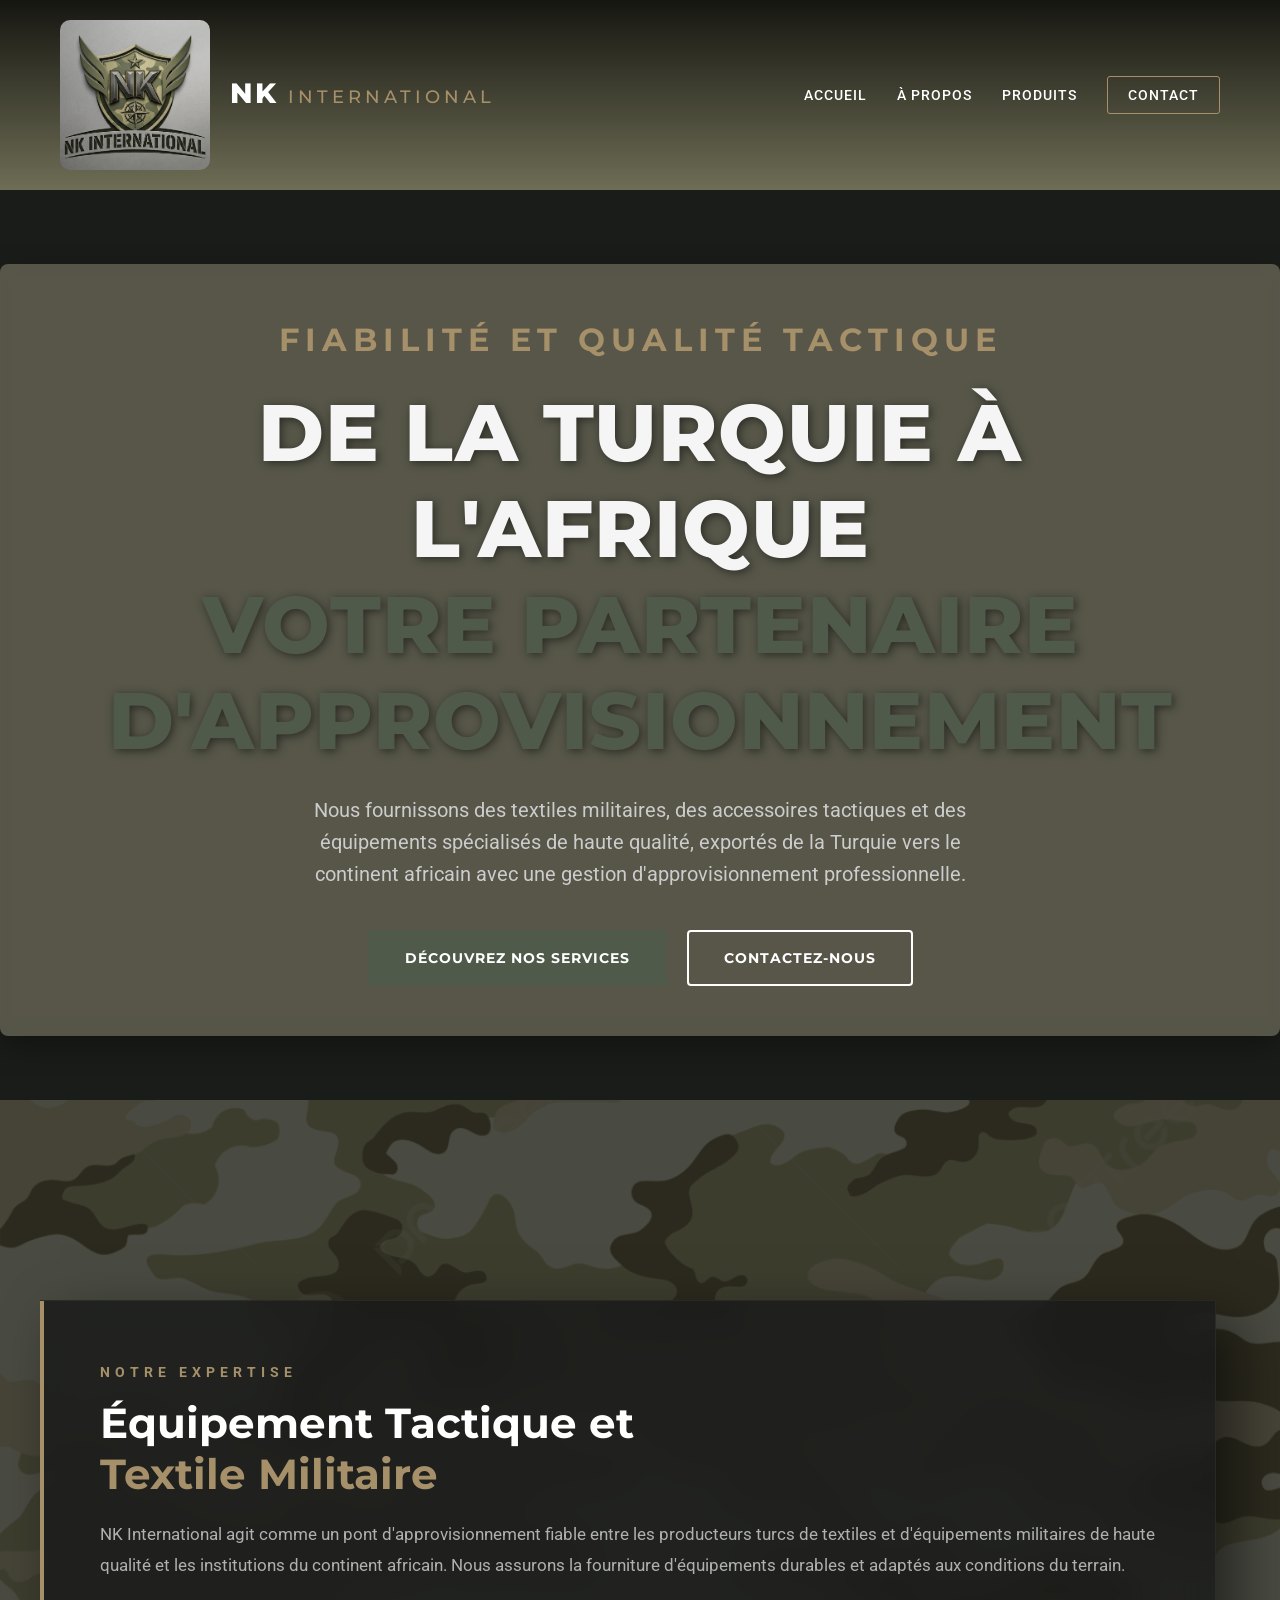
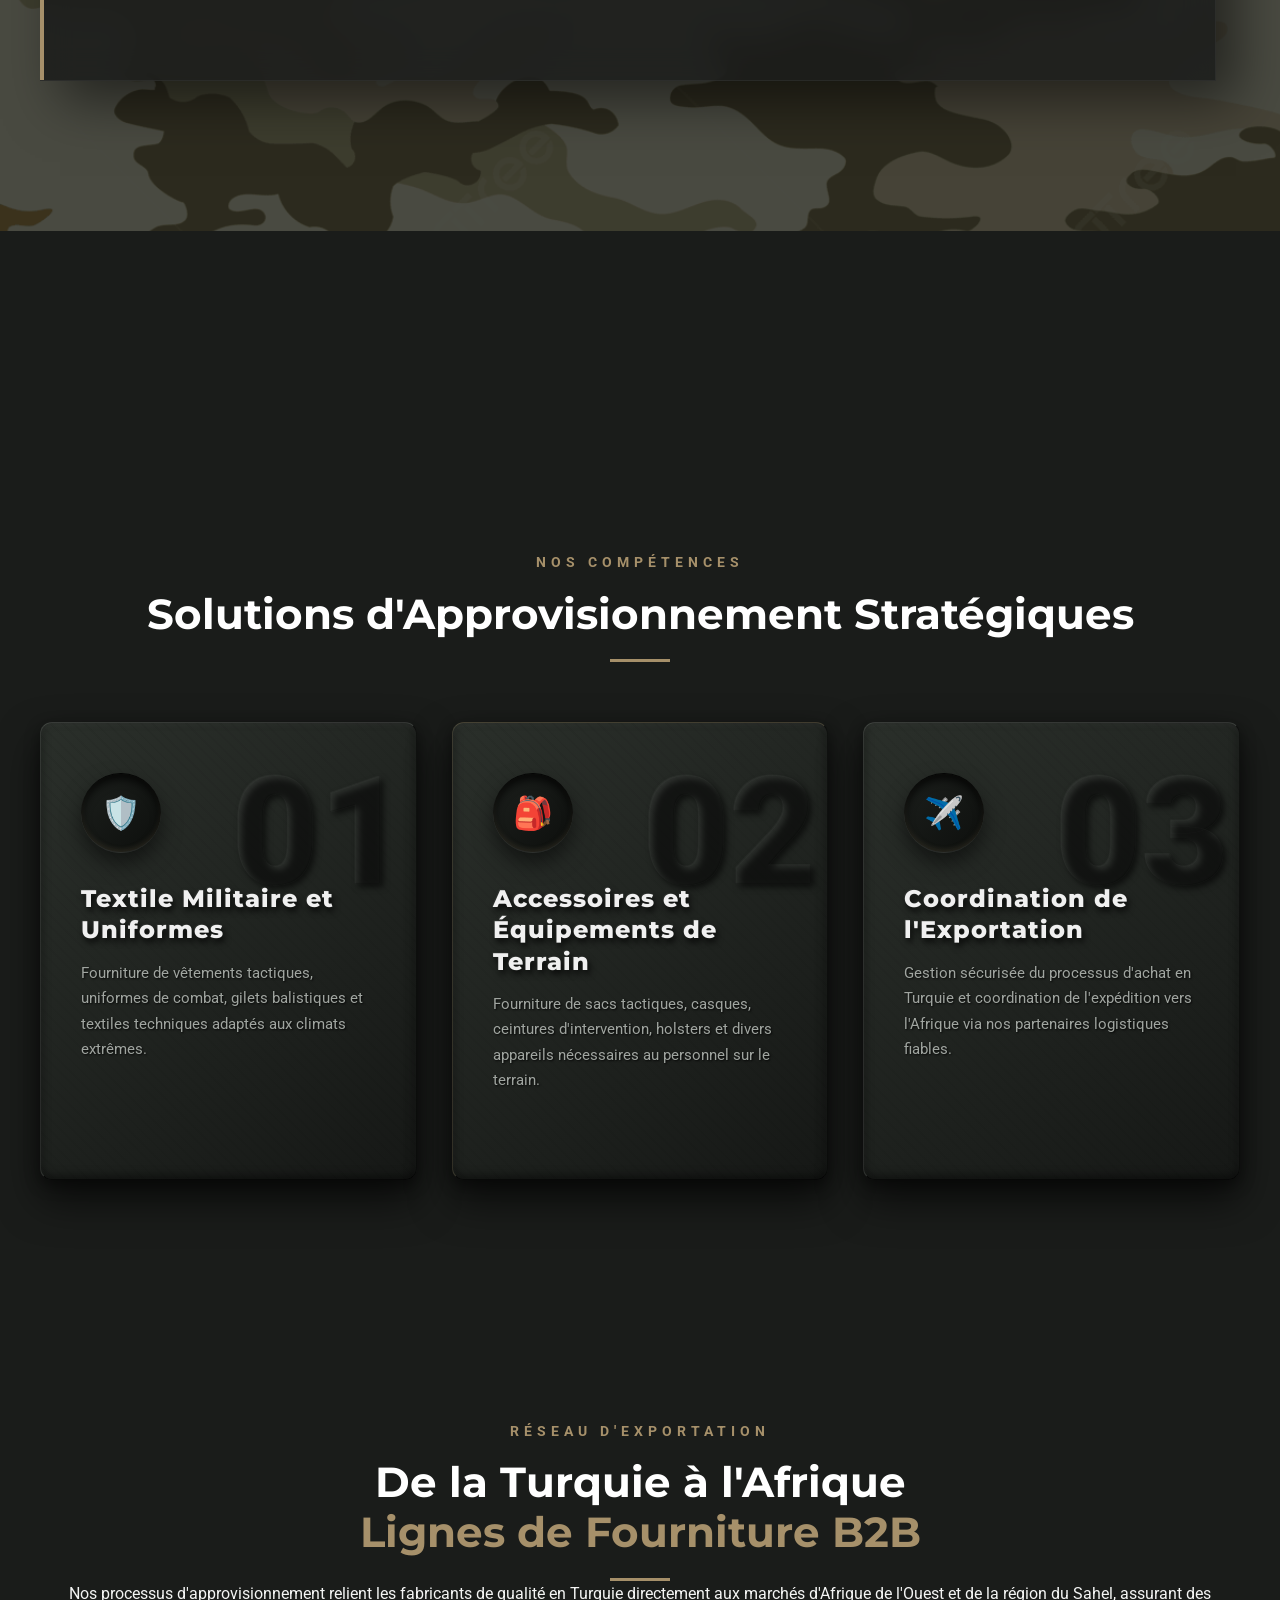
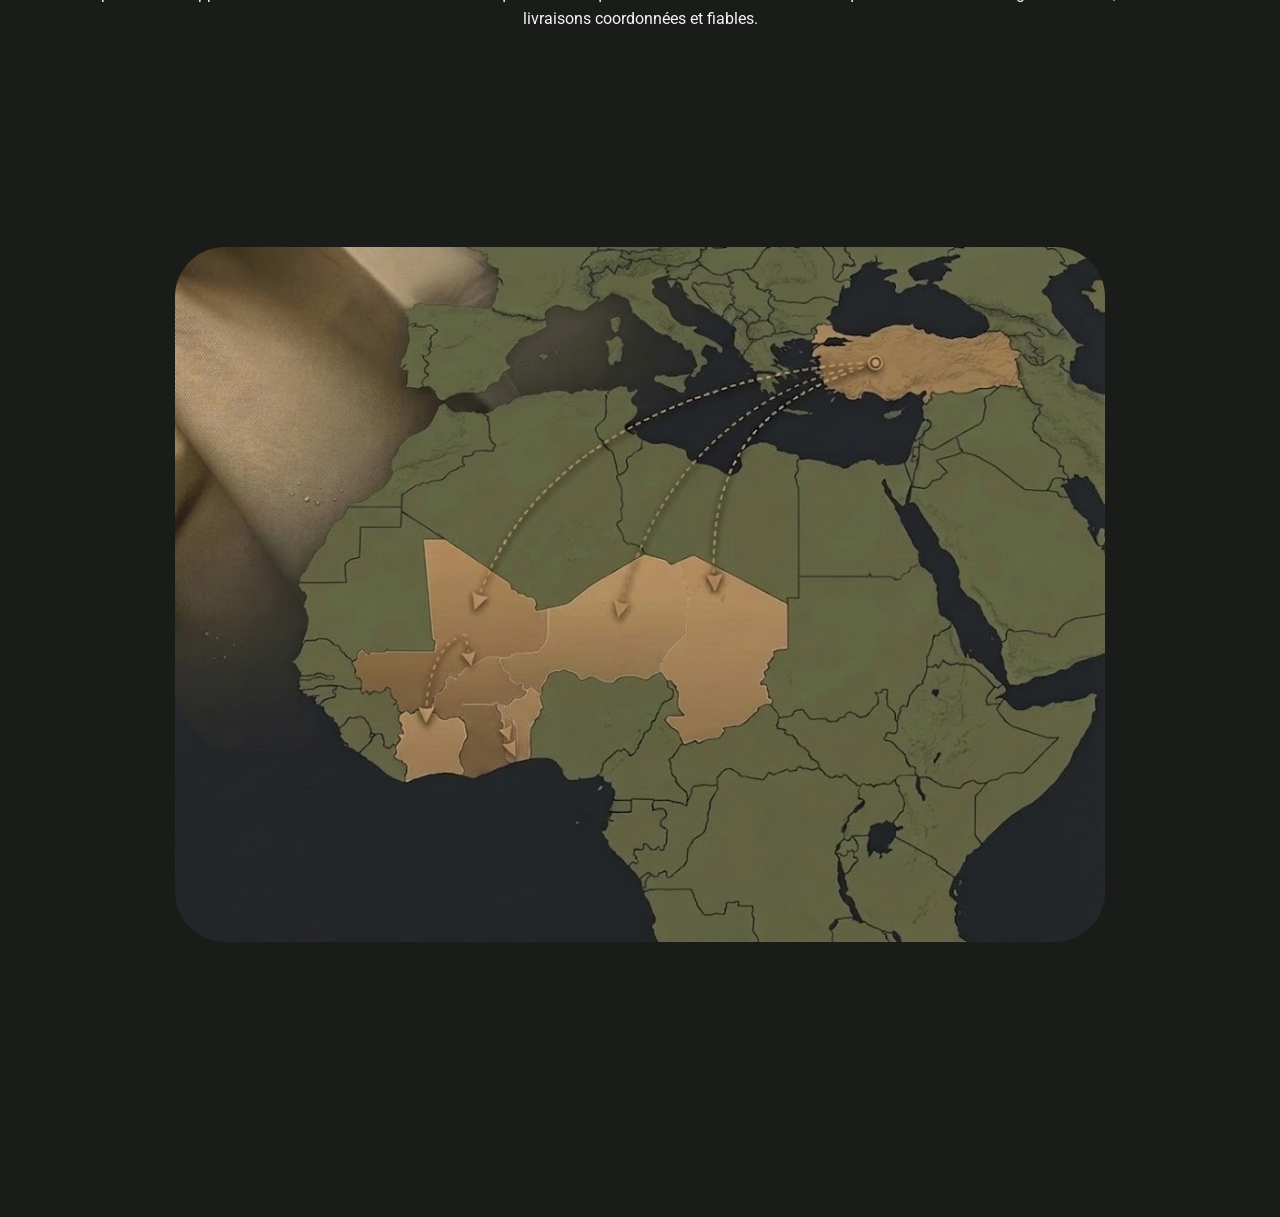
<file: index.html>
<!DOCTYPE html>
<html lang="fr">
<head>
    <meta charset="UTF-8">
    <meta name="viewport" content="width=device-width, initial-scale=1.0">
    <title>NK International</title>
    <link href="https://fonts.googleapis.com/css2?family=Montserrat:wght@500;700;800&family=Roboto:wght@400;500&display=swap" rel="stylesheet">
    <link rel="stylesheet" href="style.css">
</head>
<body>

    <header class="navbar">
        <div class="nav-container">
            
            <a href="#" class="logo"><img src="./fotolar/logo.png" alt="logomuzdur">NK <span>INTERNATIONAL</span></a>
            <ul class="nav-links">
                <li><a href="#">Accueil</a></li>
                <li><a href="./hakkımızda.html">À Propos</a></li>
                <li><a href="./product.html">Produits</a></li>
                <li><a href="./contact.html" class="btn-nav">Contact</a></li>
            </ul>
        </div>
    </header>

    <div class="boşluk"></div>

    <section class="hero">
        
        <div class="hero-slider">
            <div class="slide" style="background-image: url('./fotolar/1.jpeg');"></div>
            <div class="slide" style="background-image: url('./fotolar/2.jpeg');"></div>
            <div class="slide" style="background-image: url('./fotolar/3.jpeg');"></div>
        </div>

        <div class="hero-overlay"></div>

        <div class="hero-content">
            <h2 class="hero-subtitle">FIABILITÉ ET QUALITÉ TACTIQUE</h2>
            <h1 class="hero-title">DE LA TURQUIE À L'AFRIQUE <br><span class="highlight">VOTRE PARTENAIRE D'APPROVISIONNEMENT</span></h1>
            <p class="hero-description">
                Nous fournissons des textiles militaires, des accessoires tactiques et des équipements spécialisés de haute qualité, exportés de la Turquie vers le continent africain avec une gestion d'approvisionnement professionnelle.
            </p>
            <div class="hero-actions">
                <a href="#hizmetler" class="btn btn-primary">Découvrez Nos Services</a>
                <a href="#iletisim" class="btn btn-secondary">Contactez-Nous</a>
            </div>
        </div>

    </section>

    <section id="kurumsal" class="section premium-about">
        <div class="container relative">
            
            <div class="about-content-box">
                <div class="accent-line"></div>
                <h4 class="section-subtitle">NOTRE EXPERTISE</h4>
                <h2 class="section-title">Équipement Tactique et<br><span class="text-bronze">Textile Militaire</span></h2>
                <p class="about-text">NK International agit comme un pont d'approvisionnement fiable entre les producteurs turcs de textiles et d'équipements militaires de haute qualité et les institutions du continent africain. Nous assurons la fourniture d'équipements durables et adaptés aux conditions du terrain.</p>
                
            

            </div>
        </div>
    </section>

    <div class="boşluk"></div>

    <section id="hizmetler" class="section">
        <div class="container text-center mb-50">
            <h4 class="section-subtitle">NOS COMPÉTENCES</h4>
            <h2 class="section-title">Solutions d'Approvisionnement Stratégiques</h2>
            <div class="title-separator"></div>
        </div>

        <div class="container services-grid">
            <div class="tactical-card">
                <div class="card-number">01</div>
                <div class="card-content">
                    <div class="icon-box">🛡️</div>
                    <h3>Textile Militaire et<br>Uniformes</h3>
                    <p>Fourniture de vêtements tactiques, uniformes de combat, gilets balistiques et textiles techniques adaptés aux climats extrêmes.</p>
                   
                </div>
            </div>

            <div class="tactical-card active-card">
                <div class="card-number">02</div>
                <div class="card-content">
                    <div class="icon-box">🎒</div>
                    <h3 class="text-bronze">Accessoires et<br>Équipements de Terrain</h3>
                    <p>Fourniture de sacs tactiques, casques, ceintures d'intervention, holsters et divers appareils nécessaires au personnel sur le terrain.</p>
                    
                </div>
            </div>

            <div class="tactical-card">
                <div class="card-number">03</div>
                <div class="card-content">
                    <div class="icon-box">✈️</div>
                    <h3>Coordination de<br>l'Exportation</h3>
                    <p>Gestion sécurisée du processus d'achat en Turquie et coordination de l'expédition vers l'Afrique via nos partenaires logistiques fiables.</p>
                    
                </div>
            </div>
        </div>
    </section>

    <section id="operasyonlar" class="section tactical-map-section">
        <div class="container text-center mb-50">
            <h4 class="section-subtitle">RÉSEAU D'EXPORTATION</h4>
            <h2 class="section-title">De la Turquie à l'Afrique <br><span class="text-bronze">Lignes de Fourniture B2B</span></h2>
            <div class="title-separator"></div>
            <p class="section-desc">Nos processus d'approvisionnement relient les fabricants de qualité en Turquie directement aux marchés d'Afrique de l'Ouest et de la région du Sahel, assurant des livraisons coordonnées et fiables.</p>
        </div>

        <div id="harita_123" class="harita">
          <img src="./fotolar/harita.png" alt="">
        </div>
        
    </section>

</body>
</html>
</file>
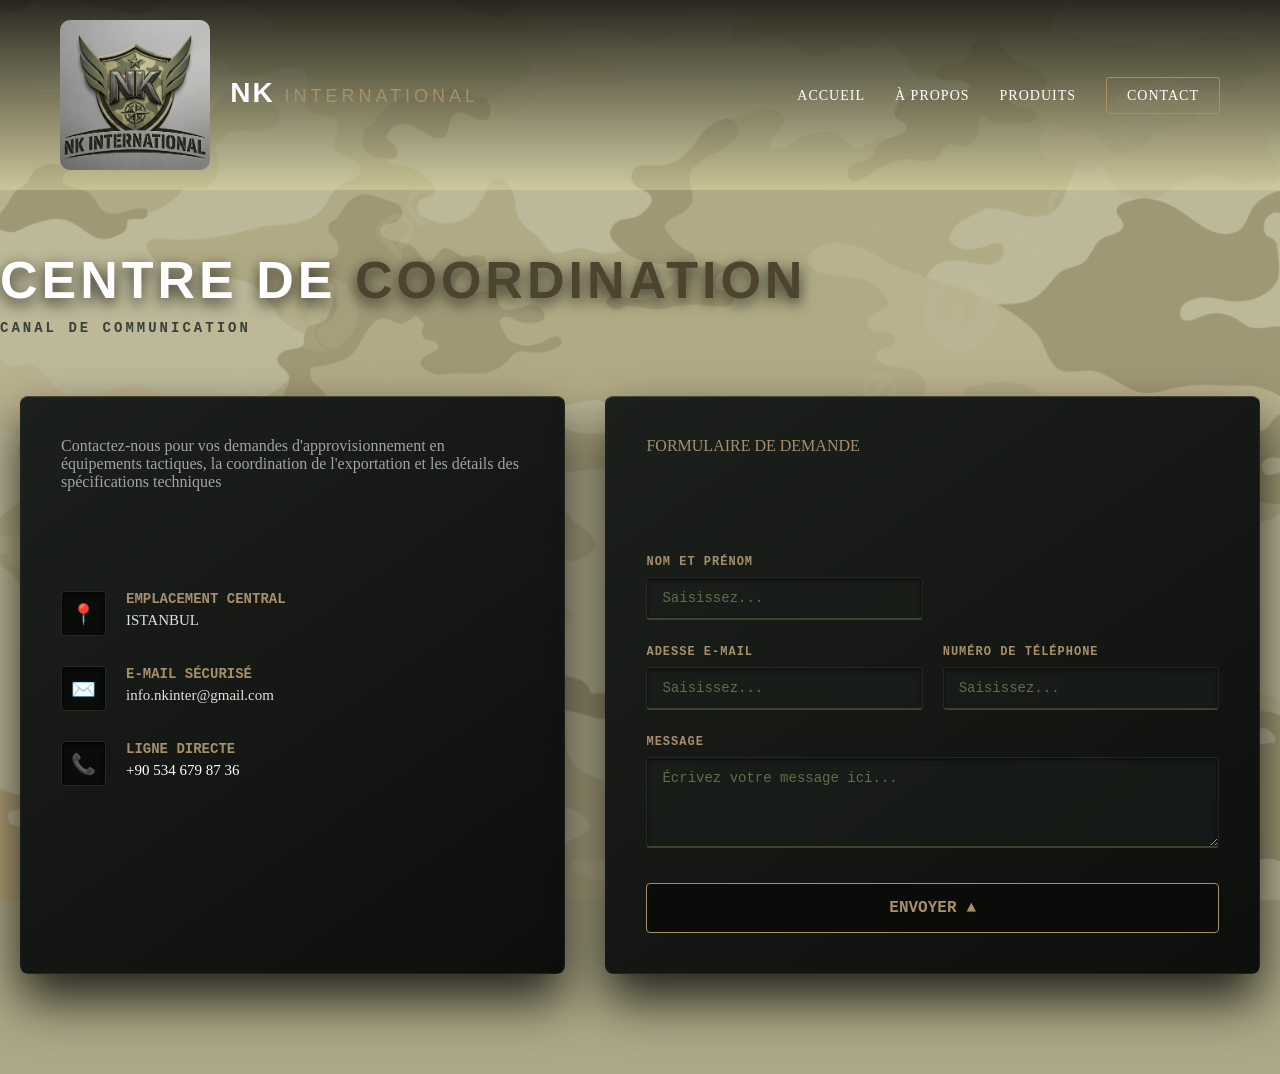
<file: contact.html>
<!DOCTYPE html>
<html lang="fr">
<head>
    <meta charset="UTF-8">
    <meta name="viewport" content="width=device-width, initial-scale=1.0">
    <title>Contact - NK International</title>
    <link rel="stylesheet" href="./contacty.css">
</head>
<body class="contact-page-body">

    <!-- MENÜ (NAVBAR) BÖLÜMÜ -->
   

     <header class="navbar">
        <div class="nav-container">
            
            <a href="#" class="logo"><img src="./fotolar/logo.png" alt="logomuzdur">NK <span>INTERNATIONAL</span></a>
            <ul class="nav-links">
                <li><a href="./index.html">Accueil</a></li>
                <li><a href="./hakkımızda.html">À Propos</a></li>
                <li><a href="./product.html">Produits</a></li>
                <li><a href="#" class="btn-nav">Contact</a></li>
            </ul>
        </div>
    </header>

    <div class="boşluk">

    </div>

    <!-- SAYFA BAŞLIĞI -->
    <section class="page-header tactical-hero">
        <div class="container text-center">
            <h1 class="glitch-title">CENTRE DE <span class="text-bronze">COORDINATION</span></h1>
            <p class="cyber-subtitle">CANAL DE COMMUNICATION</p>
        </div>
    </section>

    <!-- İLETİŞİM BÖLÜMÜ -->
    <section class="contact-section section">
        <div class="container">
            <div class="contact-grid">
                
                <!-- Sol Taraf: İletişim Bilgileri (Karargah) -->
                <div class="contact-info-panel glass-panel">
                    <div class="panel-header">
                        <span style="color:#A6906A"></span> Contactez-nous pour vos demandes d'approvisionnement en équipements tactiques, la coordination de l'exportation et les détails des spécifications techniques
                    </div>
                    
                    <div class="info-list">
                        <div class="info-item">
                            <div class="info-icon">📍</div>
                            <div class="info-text">
                                <h4>EMPLACEMENT CENTRAL</h4>
                                <p>ISTANBUL</p>
                                
                            </div>
                        </div>
                        
                        <div class="info-item">
                            <div class="info-icon">✉️</div>
                            <div class="info-text">
                                <h4>E-MAIL SÉCURISÉ</h4>
                                <p>info.nkinter@gmail.com</p>
                            </div>
                        </div>

                        <div class="info-item">
                            <div class="info-icon">📞</div>
                            <div class="info-text">
                                <h4>LIGNE DIRECTE</h4>
                                <p><a class="numara" href="https://wa.me/+905346798736?text=Bonjour.%20Merci%20de%20me%20donner%20des%20informations%20d%C3%A9taill%C3%A9es%20%C3%A0%20propos%20de%20vos%20produits." class="btn" target="_blank">+90 534 679 87 36</a></p>
                            </div>
                        </div>
                    </div>
                </div>

                <!-- Sağ Taraf: Güvenli Form -->
                <div class="contact-form-panel glass-panel">
    <div class="panel-header">
        <span style="color:#A6906A">FORMULAIRE DE DEMANDE</span>
    </div>
    
    <!-- action kısmına Formspree linkinizi yapıştırın, method="POST" eklendi -->
    <form class="tactical-form" action="https://formspree.io/f/meaqopzd" method="POST">
        <div class="form-row">
            <div class="input-group">
                <label>NOM ET PRÉNOM</label>
                <!-- name="Ad_Soyad" eklendi -->
                <input type="text" name="nom_prenom" placeholder="Saisissez..." required>
            </div>
            
        </div>

        <div class="form-row">
            <div class="input-group">
                <label>ADESSE E-MAIL</label>
                <!-- name="Email" eklendi -->
                <input type="email" name="Email" placeholder="Saisissez..." required>
            </div>
            <div class="input-group">
                <label>NUMÉRO DE TÉLÉPHONE</label>
                <!-- name="Telefon" eklendi -->
                <input type="tel" name="Telephone" placeholder="Saisissez...">
            </div>
        </div>


        <div class="input-group">
            <label>MESSAGE</label>
            <!-- name="Mesaj" eklendi -->
            <textarea name="Message" rows="4" placeholder="Écrivez votre message ici..." required></textarea>
        </div>

        <button type="submit" class="submit-btn">
            ENVOYER <span class="btn-icon">▲</span>
        </button>
    </form>
</div>

            </div>
        </div>
    </section>





    <script>
    document.querySelector('.tactical-form').addEventListener('submit', function(e) {
        e.preventDefault(); // Formun sayfayı yenileyip Formspree sayfasına gitmesini engeller

        var form = this;
        var data = new FormData(form);

        // Formu arka planda Formspree'ye gönderir
        fetch(form.action, {
            method: form.method,
            body: data,
            headers: {
                'Accept': 'application/json'
            }
        }).then(response => {
            if (response.ok) {
                // Başarılı olursa ekrana Fransızca uyarı çıkar
                alert("Votre message a été envoyé avec succès !"); 
                // İsterseniz Türkçe de yazabilirsiniz: alert("Mesajınız başarıyla gönderildi!");
                
                form.reset(); // Gönderdikten sonra form kutularını temizler
            } else {
                alert("Une erreur s'est produite. Veuillez réessayer."); // Hata uyarısı
            }
        }).catch(error => {
            alert("Une erreur s'est produite. Veuillez réessayer.");
        });
    });
</script>

</body>
</html>
</file>
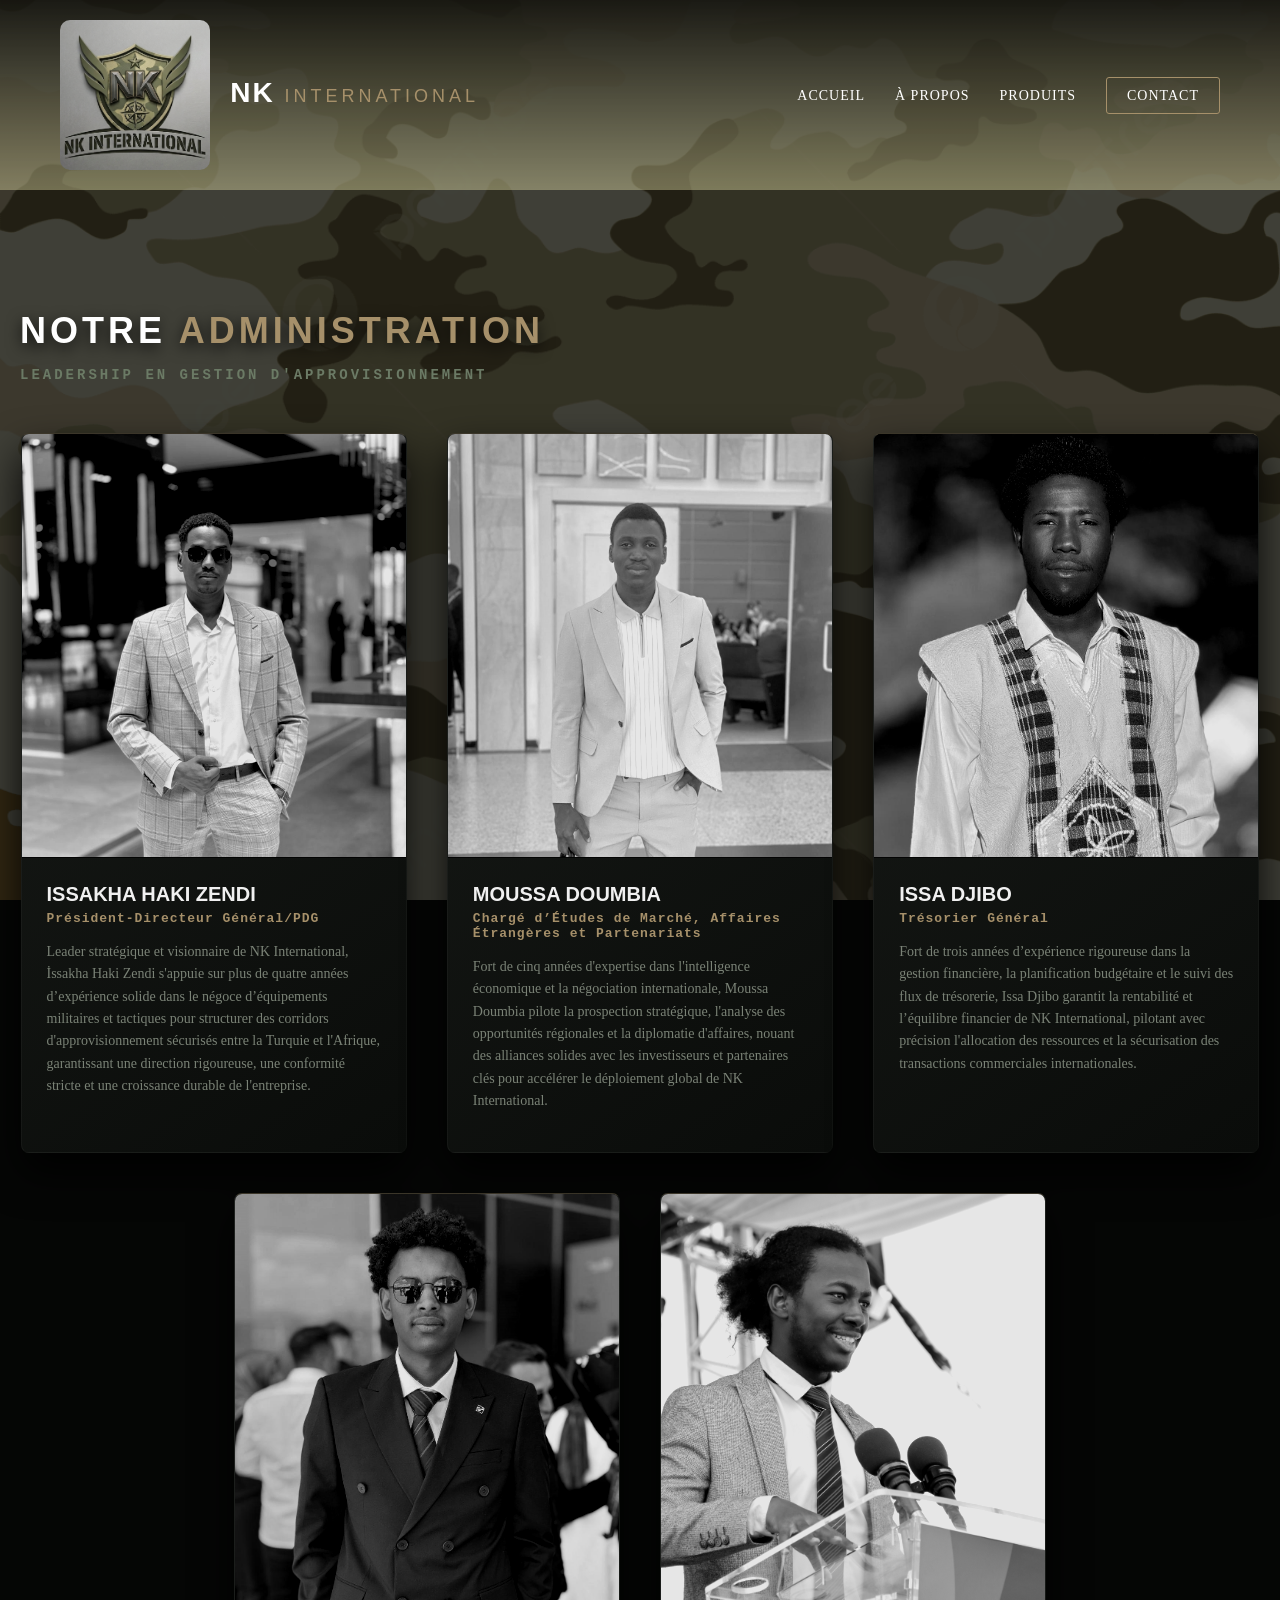
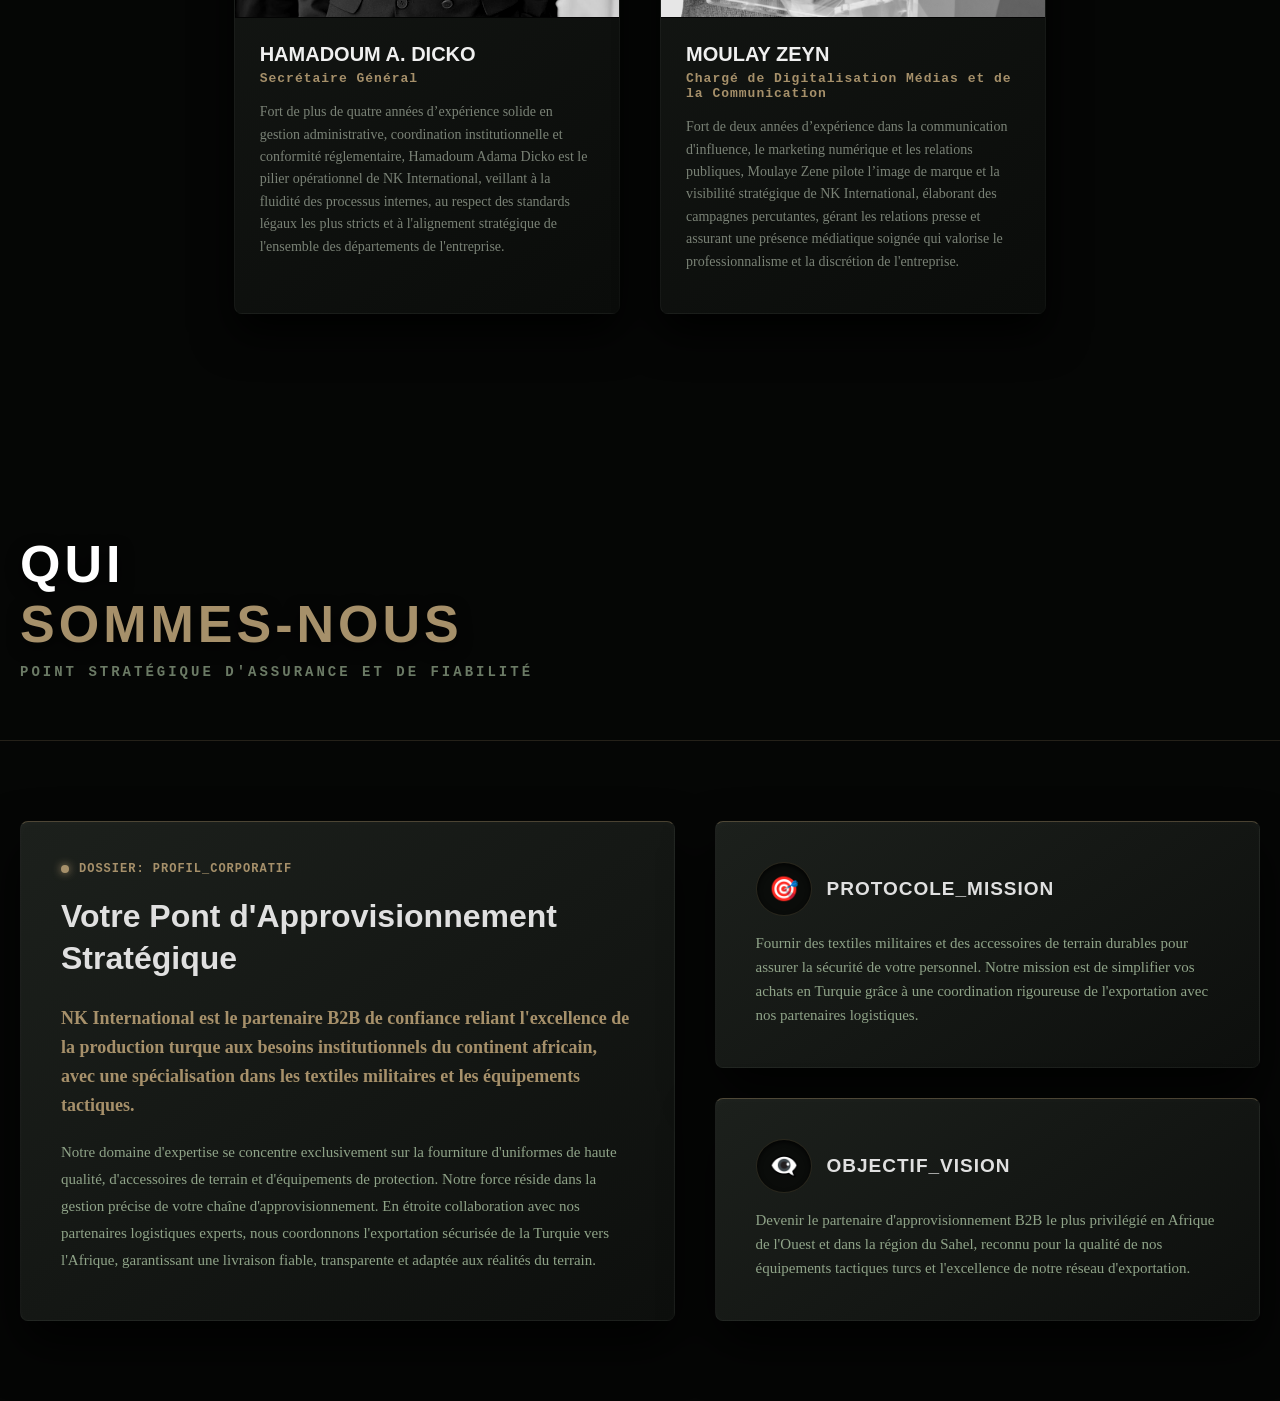
<file: hakkımızda.html>
<!DOCTYPE html>
<html lang="fr">
<head>
    <meta charset="UTF-8">
    <meta name="viewport" content="width=device-width, initial-scale=1.0">
    <title>À Propos - NK International</title>
    <link rel="stylesheet" href="hakkımızda.css">
</head>
<body class="about-page-body">

    <!-- MENÜ (NAVBAR) BÖLÜMÜ -->

    <header class="navbar">
        <div class="nav-container">
            
            <a href="#" class="logo"><img src="./fotolar/logo.png" alt="logo NK">NK <span>INTERNATIONAL</span></a>
            <ul class="nav-links">
                <li><a href="./index.html">Accueil</a></li>
                <li><a href="#">À Propos</a></li>
                <li><a href="./product.html">Produits</a></li>
                <li><a href="./contact.html" class="btn-nav">Contact</a></li>
            </ul>
        </div>
    </header>


    <div class="boşluk"></div>


 <!-- YÖNETİM EKİBİ BÖLÜMÜ (Personel Dosyası / Dossier Tasarımı) -->
    <section class="cyber-team-section section">
        <div class="container text-center mb-50">
            <h2 class="glitch-title" style="font-size: 36px;">NOTRE <span class="text-red">ADMINISTRATION</span></h2>
            <p class="cyber-subtitle" style="margin-top: 15px;">LEADERSHIP EN GESTION D'APPROVISIONNEMENT</p>
        </div>

        <div class="container">
            <div class="dossier-grid">
                
                <!-- Yönetici Kartı 1 -->
                <div class="dossier-card">
                    <div class="dossier-image-wrapper">
                        <img class="görsel" src="./fotolar/ishak.jpeg" alt="Yönetici">
                        <div class="scanner-line"></div>
                    </div>
                    <div class="dossier-content">
                        <div class="dossier-header">
                            <h3>Issakha Haki Zendi</h3>
                            <span class="dossier-role">Président-Directeur Général/PDG</span>
                        </div>
                        <div class="dossier-hidden-bio">
                            <p>Leader stratégique et visionnaire de NK International, İssakha Haki Zendi s'appuie sur plus de quatre années d’expérience solide dans le négoce d’équipements militaires et tactiques pour structurer des corridors d'approvisionnement sécurisés entre la Turquie et l'Afrique, garantissant une direction rigoureuse, une conformité stricte et une croissance durable de l'entreprise.</p>
                         
                        </div>
                    </div>
                </div>

                <!-- Yönetici Kartı 2 -->
                <div class="dossier-card">
                    <div class="dossier-image-wrapper">
                        <img class="görsel" src="./fotolar/musco.jpeg" alt="Yönetici">
                        <div class="scanner-line"></div>
                    </div>
                    <div class="dossier-content">
                        <div class="dossier-header">
                            <h3>Moussa Doumbia</h3>
                            <span class="dossier-role">Chargé d’Études de Marché, Affaires Étrangères et Partenariats</span>
                        </div>
                        <div class="dossier-hidden-bio">
                            <p>Fort de cinq années d'expertise dans l'intelligence économique et la négociation internationale, Moussa Doumbia pilote la prospection stratégique, l'analyse des opportunités régionales et la diplomatie d'affaires, nouant des alliances solides avec les investisseurs et partenaires clés pour accélérer le déploiement global de NK International.</p>
                           
                        </div>
                    </div>
                </div>

                <!-- Yönetici Kartı 3 -->
                <div class="dossier-card">
                    <div class="dossier-image-wrapper">
                        <img class="görsel" src="./fotolar/isco.jpeg" alt="Yönetici">
                        <div class="scanner-line"></div>
                    </div>
                    <div class="dossier-content">
                        <div class="dossier-header">
                            <h3>Issa Djibo</h3>
                            <span class="dossier-role">Trésorier Général</span>
                        </div>
                        <div class="dossier-hidden-bio">
                            <p>Fort de trois années d’expérience rigoureuse dans la gestion financière, la planification budgétaire et le suivi des flux de trésorerie, Issa Djibo garantit la rentabilité et l’équilibre financier de NK International, pilotant avec précision l'allocation des ressources et la sécurisation des transactions commerciales internationales.</p>
                           
                        </div>
                    </div>
                </div>

                <!-- Yönetici Kartı 4 -->
                <div class="dossier-card">
                    <div class="dossier-image-wrapper">
                        <img class="görsel" src="./fotolar/dicko.jpeg" alt="Yönetici">
                        <div class="scanner-line"></div>
                    </div>
                    <div class="dossier-content">
                        <div class="dossier-header">
                            <h3>Hamadoum A. Dicko</h3>
                            <span class="dossier-role">Secrétaire Général</span>
                        </div>
                        <div class="dossier-hidden-bio">
                            <p>Fort de plus de quatre années d’expérience solide en gestion administrative, coordination institutionnelle et conformité réglementaire, Hamadoum Adama Dicko est le pilier opérationnel de NK International, veillant à la fluidité des processus internes, au respect des standards légaux les plus stricts et à l'alignement stratégique de l'ensemble des départements de l'entreprise.</p>
                            
                        </div>
                    </div>
                </div>

                <!-- Yönetici Kartı 5 -->
                <div class="dossier-card">
                    <div class="dossier-image-wrapper">
                        <img class="görsel" src="./fotolar/Dr.JPG" alt="Yönetici">
                        <div class="scanner-line"></div>
                    </div>
                    <div class="dossier-content">
                        <div class="dossier-header">
                            <h3>Moulay Zeyn</h3>
                            <span class="dossier-role">Chargé de Digitalisation Médias et de la Communication</span>
                        </div>
                        <div class="dossier-hidden-bio">
                            <p>Fort de deux années d’expérience dans la communication d'influence, le marketing numérique et les relations publiques, Moulaye Zene pilote l’image de marque et la visibilité stratégique de NK International, élaborant des campagnes percutantes, gérant les relations presse et assurant une présence médiatique soignée qui valorise le professionnalisme et la discrétion de l'entreprise.</p>
                           
                        </div>
                    </div>
                </div>

            </div>
        </div>
    </section>

    

    <!-- SAYFA BAŞLIĞI (HERO) BÖLÜMÜ -->
    <section class="page-header tactical-hero">
        <div class="hero-overlay"></div>
        <div class="container relative z-index-2 text-center">
            <h1 class="glitch-title">QUI <br><span class="text-red">SOMMES-NOUS</span></h1>
            <p class="cyber-subtitle">POINT STRATÉGIQUE D'ASSURANCE ET DE FIABILITÉ</p>
        </div>
    </section>

    

   <!-- BİZ KİMİZ & VİZYON/MİSYON BÖLÜMÜ (Taktiksel Cam Tasarımı) -->
    <section class="cyber-about-section section">
        <div class="container">
            <div class="cyber-grid">
                
                <!-- Sol Taraf: Biz Kimiz (Büyük Veri Paneli) -->
                <div class="glass-panel main-profile-panel">
                    <div class="panel-header">
                        <span class="blinking-dot"></span> DOSSIER: PROFIL_CORPORATIF
                    </div>
                    <h2 class="panel-title">Votre Pont d'Approvisionnement<br>Stratégique</h2>
                    
                    <!-- Vurgulu Giriş Metni -->
                    <p class="panel-lead">NK International est le partenaire B2B de confiance reliant l'excellence de la production turque aux besoins institutionnels du continent africain, avec une spécialisation dans les textiles militaires et les équipements tactiques.</p>
                    
                    <!-- Detaylı Açıklama (İş modelinizin tam yansıması) -->
                    <p class="panel-text">Notre domaine d'expertise se concentre exclusivement sur la fourniture d'uniformes de haute qualité, d'accessoires de terrain et d'équipements de protection. Notre force réside dans la gestion précise de votre chaîne d'approvisionnement. En étroite collaboration avec nos partenaires logistiques experts, nous coordonnons l'exportation sécurisée de la Turquie vers l'Afrique, garantissant une livraison fiable, transparente et adaptée aux réalités du terrain.</p>
                </div>

                <!-- Sağ Taraf: Vizyon ve Misyon -->
                <div class="vision-mission-stack">
                    
                    <!-- Misyon -->
                    <div class="glass-panel vm-panel">
                        <div class="vm-header">
                            <span class="vm-icon">🎯</span>
                            <h3>PROTOCOLE_MISSION</h3>
                        </div>
                        <p>Fournir des textiles militaires et des accessoires de terrain durables pour assurer la sécurité de votre personnel. Notre mission est de simplifier vos achats en Turquie grâce à une coordination rigoureuse de l'exportation avec nos partenaires logistiques.</p>
                    </div>

                    <!-- Vizyon -->
                    <div class="glass-panel vm-panel">
                        <div class="vm-header">
                            <span class="vm-icon">👁️‍🗨️</span>
                            <h3>OBJECTIF_VISION</h3>
                        </div>
                        <p>Devenir le partenaire d'approvisionnement B2B le plus privilégié en Afrique de l'Ouest et dans la région du Sahel, reconnu pour la qualité de nos équipements tactiques turcs et l'excellence de notre réseau d'exportation.</p>
                    </div>
                </div>

            </div>
        </div>
    </section>




    <script>
        document.addEventListener("DOMContentLoaded", function() {
            // Sadece mobil ekranlarda (992px ve altı) çalışmasını sağlarız
            if (window.innerWidth <= 992) {
                const cards = document.querySelectorAll('.dossier-card');
                
                // rootMargin: '-40% 0px -40% 0px' demek; 
                // Ekranın üstten %40'ını ve alttan %40'ını görmezden gel, 
                // sadece ortadaki %20'lik dilime girerse efekti çalıştır demektir.
                const observerOptions = {
                    root: null,
                    rootMargin: '-40% 0px -40% 0px', 
                    threshold: 0
                };

                const observer = new IntersectionObserver((entries) => {
                    entries.forEach(entry => {
                        if (entry.isIntersecting) {
                            // Kart ekranın tam ortasına geldiğinde 'in-view' class'ını ekler (Renklenir)
                            entry.target.classList.add('in-view'); 
                        } else {
                            // Kart ekranın ortasından çıktığında class'ı siler (Renksizleşir)
                            entry.target.classList.remove('in-view'); 
                        }
                    });
                }, observerOptions);

                cards.forEach(card => {
                    observer.observe(card);
                });
            }
        });
    </script>

</body>
</html>
</file>
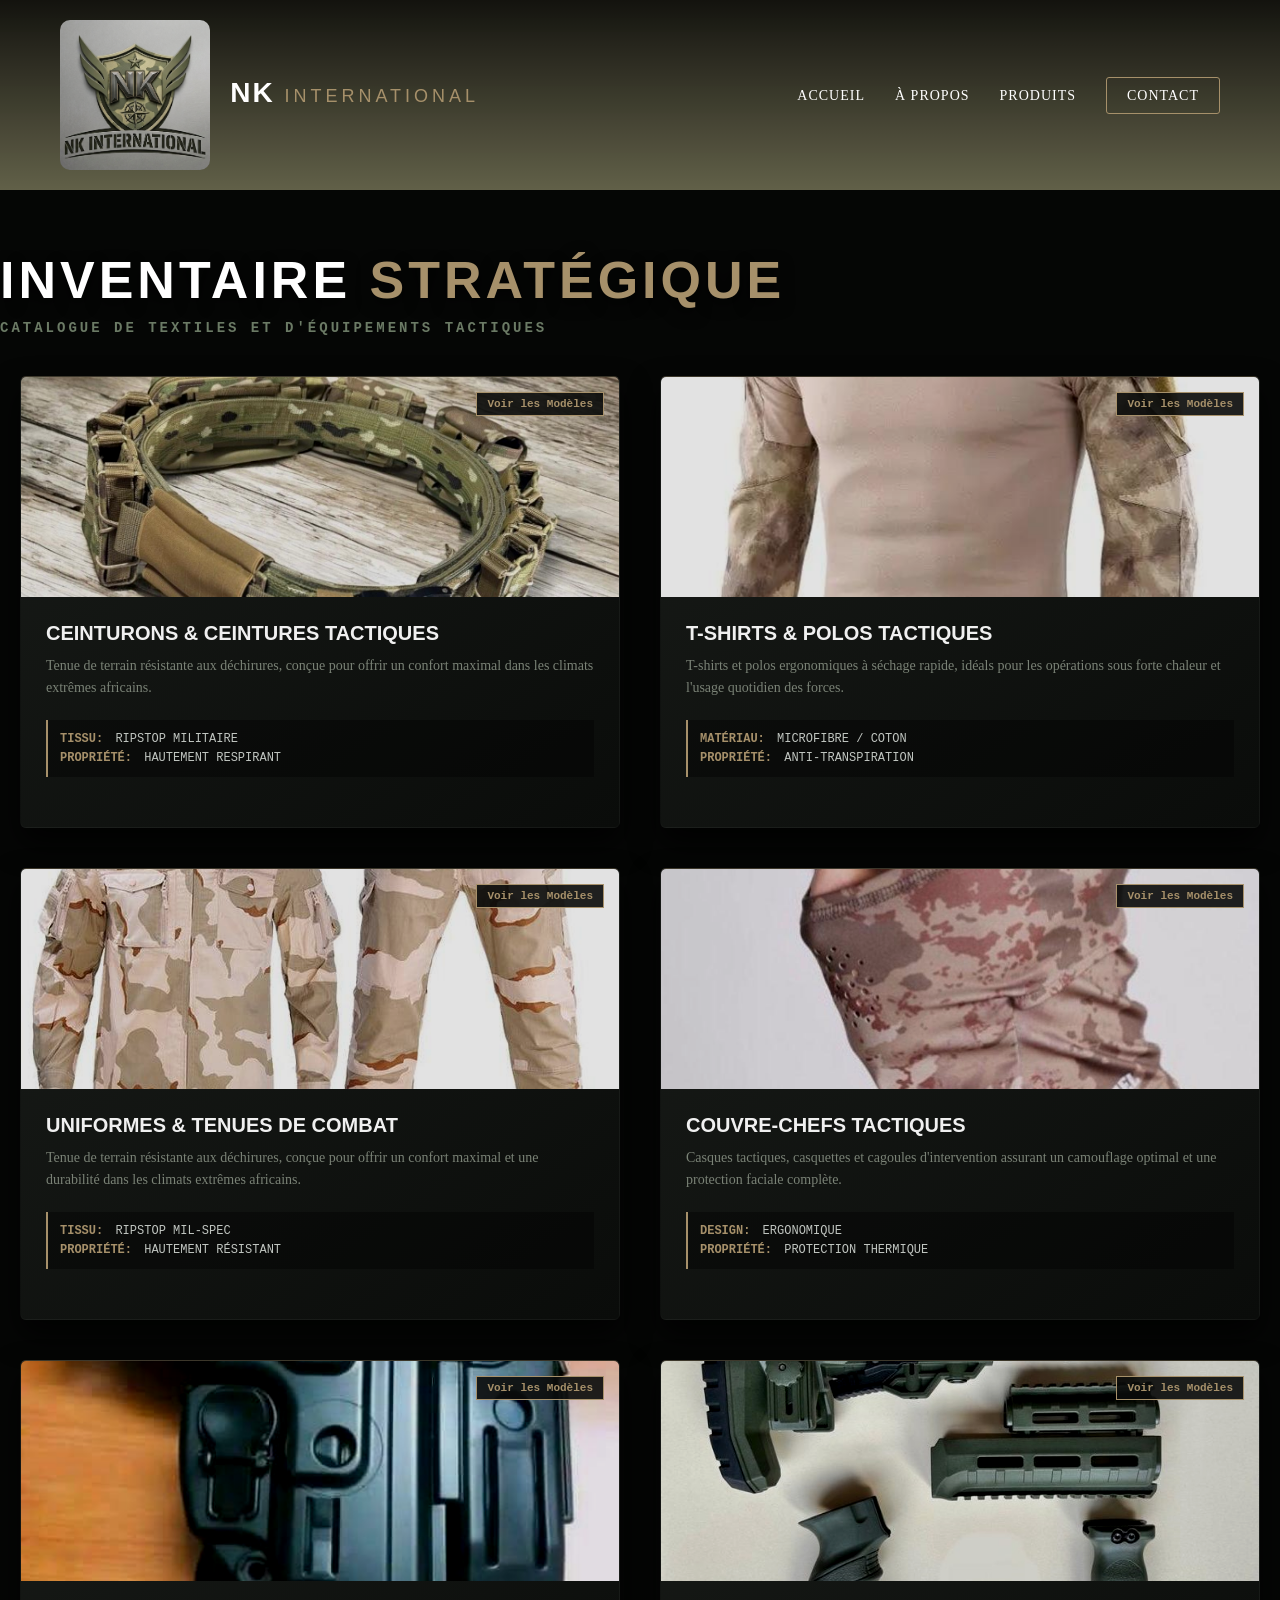
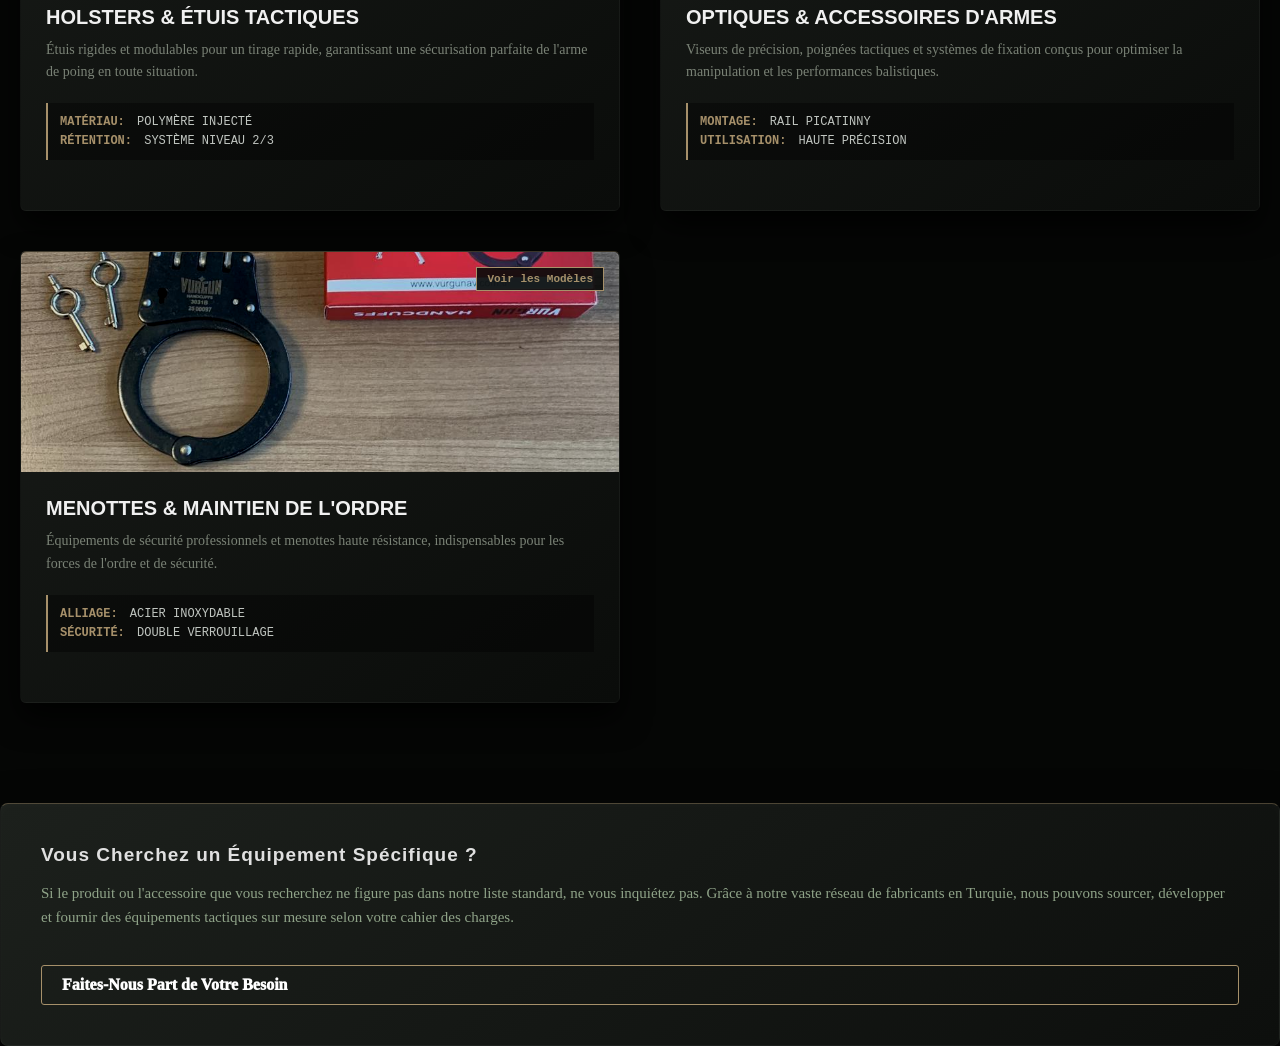
<file: product.html>
<!DOCTYPE html>
<html lang="fr">
<head>
    <meta charset="UTF-8">
    <meta name="viewport" content="width=device-width, initial-scale=1.0">
    <title>Inventaire - NK International</title>
    <link rel="stylesheet" href="./product.css">
</head>
<body class="inventory-page-body">

    <!-- MENÜ (NAVBAR) BÖLÜMÜ -->

     <header class="navbar">
        <div class="nav-container">
            
            <a href="#" class="logo"><img src="./fotolar/logo.png" alt="logomuzdur">NK <span>INTERNATIONAL</span></a>
            <ul class="nav-links">
                <li><a href="./index.html">Accueil</a></li>
                <li><a href="./hakkımızda.html">À Propos</a></li>
                <li><a href="#">Produits</a></li>
                <li><a href="./contact.html" class="btn-nav">Contact</a></li>
            </ul>
        </div>
    </header>

    <div class="boşluk">

    </div>
    

    <!-- SAYFA BAŞLIĞI -->
    <section class="page-header tactical-hero">
        <div class="container text-center">
            <h1 class="glitch-title">INVENTAIRE <span class="text-bronze">STRATÉGIQUE</span></h1>
            <p class="cyber-subtitle">CATALOGUE DE TEXTILES ET D'ÉQUIPEMENTS TACTIQUES</p>
        </div>
    </section>

    <!-- ENVANTER KATALOĞU BÖLÜMÜ -->
    <section class="inventory-section section">
        <div class="container">
            
            
            <!-- Ürünler (Grid) -->
            <div class="inventory-grid">
                
                <!-- Ürün Kartı 1 (Eski İHA -> Taktiksel Üniforma) -->
                <div class="product-card">
                    <div class="product-image">
                        <!-- Ürün görseli yolu -->
                        <img src="./products/fotolar/kemer15.jpeg" alt="Uniforme Tactique">
                        <a href="./products/kemer.html"><div class="product-category">Voir les Modèles</div></a>
                    </div>
                    <div class="product-info">
                        <h3>Ceinturons & Ceintures Tactiques</h3>
                        <p class="product-desc">Tenue de terrain résistante aux déchirures, conçue pour offrir un confort maximal dans les climats extrêmes africains.</p>
                        
                        <div class="tech-specs">
                            <div class="spec-item"><span>TISSU:</span> RIPSTOP MILITAIRE</div>
                            <div class="spec-item"><span>PROPRIÉTÉ:</span> HAUTEMENT RESPIRANT</div>
                        </div>
                        
                    </div>
                </div>

                <!-- Ürün Kartı 2 (Eski Telsiz -> Balistik Yelek) -->
                <div class="product-card">
                    <div class="product-image">
                        <img src="./products/fotolar/tişört4.jpeg" alt="T-Shirts & Polos Tactiques">
                        <a href="./products/tişört.html"><div class="product-category">Voir les Modèles</div></a>
                    </div>
                    <div class="product-info">
                        <h3>T-Shirts & Polos Tactiques</h3>
                        <p class="product-desc">T-shirts et polos ergonomiques à séchage rapide, idéals pour les opérations sous forte chaleur et l'usage quotidien des forces.</p>
                        
                        <div class="tech-specs">
                            <div class="spec-item"><span>MATÉRIAU:</span> MICROFIBRE / COTON</div>
                            <div class="spec-item"><span>PROPRIÉTÉ:</span> ANTI-TRANSPIRATION</div>
                        </div>
                    </div>
                </div>

                <!-- Ürün Kartı 3 (Eski Zırhlı Araç -> Operasyon Çantası) -->
               <div class="product-card">
                    <div class="product-image">
                        <img src="./products/fotolar/tenü4.jpeg" alt="Uniformes & Tenues de Combat">
                        <a href="./products/tenü.html"><div class="product-category">Voir les Modèles</div></a>
                    </div>
                    <div class="product-info">
                        <h3>Uniformes & Tenues de Combat</h3>
                        <p class="product-desc">Tenue de terrain résistante aux déchirures, conçue pour offrir un confort maximal et une durabilité dans les climats extrêmes africains.</p>
                        
                        <div class="tech-specs">
                            <div class="spec-item"><span>TISSU:</span> RIPSTOP MIL-SPEC</div>
                            <div class="spec-item"><span>PROPRIÉTÉ:</span> HAUTEMENT RÉSISTANT</div>
                        </div>
                    </div>
                </div>

                <!-- Ürün Kartı 4 (Eski Zırhlı Araç -> Çöl Botu) -->
                <div class="product-card">
                    <div class="product-image">
                        <img src="./products/fotolar/baş.jpeg" alt="Équipements de Tête & Cagoules">
                        <a href="./products/baş.html"><div class="product-category">Voir les Modèles</div></a>
                    </div>
                    <div class="product-info">
                        <h3>Couvre-chefs Tactiques</h3>
                        <p class="product-desc">Casques tactiques, casquettes et cagoules d'intervention assurant un camouflage optimal et une protection faciale complète.</p>
                        
                        <div class="tech-specs">
                            <div class="spec-item"><span>DESIGN:</span> ERGONOMIQUE</div>
                            <div class="spec-item"><span>PROPRIÉTÉ:</span> PROTECTION THERMIQUE</div>
                        </div>
                    </div>
                </div>

                <!-- Ürün Kartı 5 (Eski İHA -> Taktiksel Kask) -->
                <div class="product-card">
                    <div class="product-image">
                        <img src="./products/fotolar/kılıf7.jpeg" alt="Holsters & Étuis Tactiques">
                        <a href="./products/kılıff.html"><div class="product-category">Voir les Modèles</div></a>
                    </div>
                    <div class="product-info">
                        <h3>Holsters & Étuis Tactiques</h3>
                        <p class="product-desc">Étuis rigides et modulables pour un tirage rapide, garantissant une sécurisation parfaite de l'arme de poing en toute situation.</p>
                        
                        <div class="tech-specs">
                            <div class="spec-item"><span>MATÉRIAU:</span> POLYMÈRE INJECTÉ</div>
                            <div class="spec-item"><span>RÉTENTION:</span> SYSTÈME NIVEAU 2/3</div>
                        </div>
                    </div>
                </div>

                <!-- Ürün Kartı 6 (Eski Telsiz -> Taktiksel Eldiven) -->
                <div class="product-card">
                    <div class="product-image">
                        <img src="./products/fotolar/aks5.jpeg" alt="Optiques & Accessoires d'Armes">
                        <a href="./products/aks.html"><div class="product-category">Voir les Modèles</div></a>
                    </div>
                    <div class="product-info">
                        <h3>Optiques & Accessoires d'Armes</h3>
                        <p class="product-desc">Viseurs de précision, poignées tactiques et systèmes de fixation conçus pour optimiser la manipulation et les performances balistiques.</p>
                        
                        <div class="tech-specs">
                            <div class="spec-item"><span>MONTAGE:</span> RAIL PICATINNY</div>
                            <div class="spec-item"><span>UTILISATION:</span> HAUTE PRÉCISION</div>
                        </div>
                    </div>
                </div>

                <!-- Ürün Kartı 7 (Eski Zırhlı Araç -> Operasyon Kemeri) -->
                <div class="product-card">
                    <div class="product-image">
                        <img src="./products/fotolar/menot4.jpeg" alt="Menottes & Maintien de l'Ordre">
                        <a href="./products/menot.html"><div class="product-category">Voir les Modèles</div></a>
                    </div>
                    <div class="product-info">
                        <h3>Menottes & Maintien de l'Ordre</h3>
                        <p class="product-desc">Équipements de sécurité professionnels et menottes haute résistance, indispensables pour les forces de l'ordre et de sécurité.</p>
                        
                        <div class="tech-specs">
                            <div class="spec-item"><span>ALLIAGE:</span> ACIER INOXYDABLE</div>
                            <div class="spec-item"><span>SÉCURITÉ:</span> DOUBLE VERROUILLAGE</div>
                        </div>
                    </div>
                </div>

               

            </div>
        </div>
    </section>

    <div class="vision-mission-stack">

        <div class="glass-panel vm-panel">
            <div class="vm-header">
                <h3>Vous Cherchez un Équipement Spécifique ?</h3>
            </div>
            <p>Si le produit ou l'accessoire que vous recherchez ne figure pas dans notre liste standard, ne vous inquiétez pas. Grâce à notre vaste réseau de fabricants en Turquie, nous pouvons sourcer, développer et fournir des équipements tactiques sur mesure selon votre cahier des charges.</p>
            <br>
            <br>
            <a class="btn-nav nav-links iletişim" href="./contact.html">Faites-Nous Part de Votre Besoin</a>
        </div>

    </div>

      
    

</body>
</html>
</file>
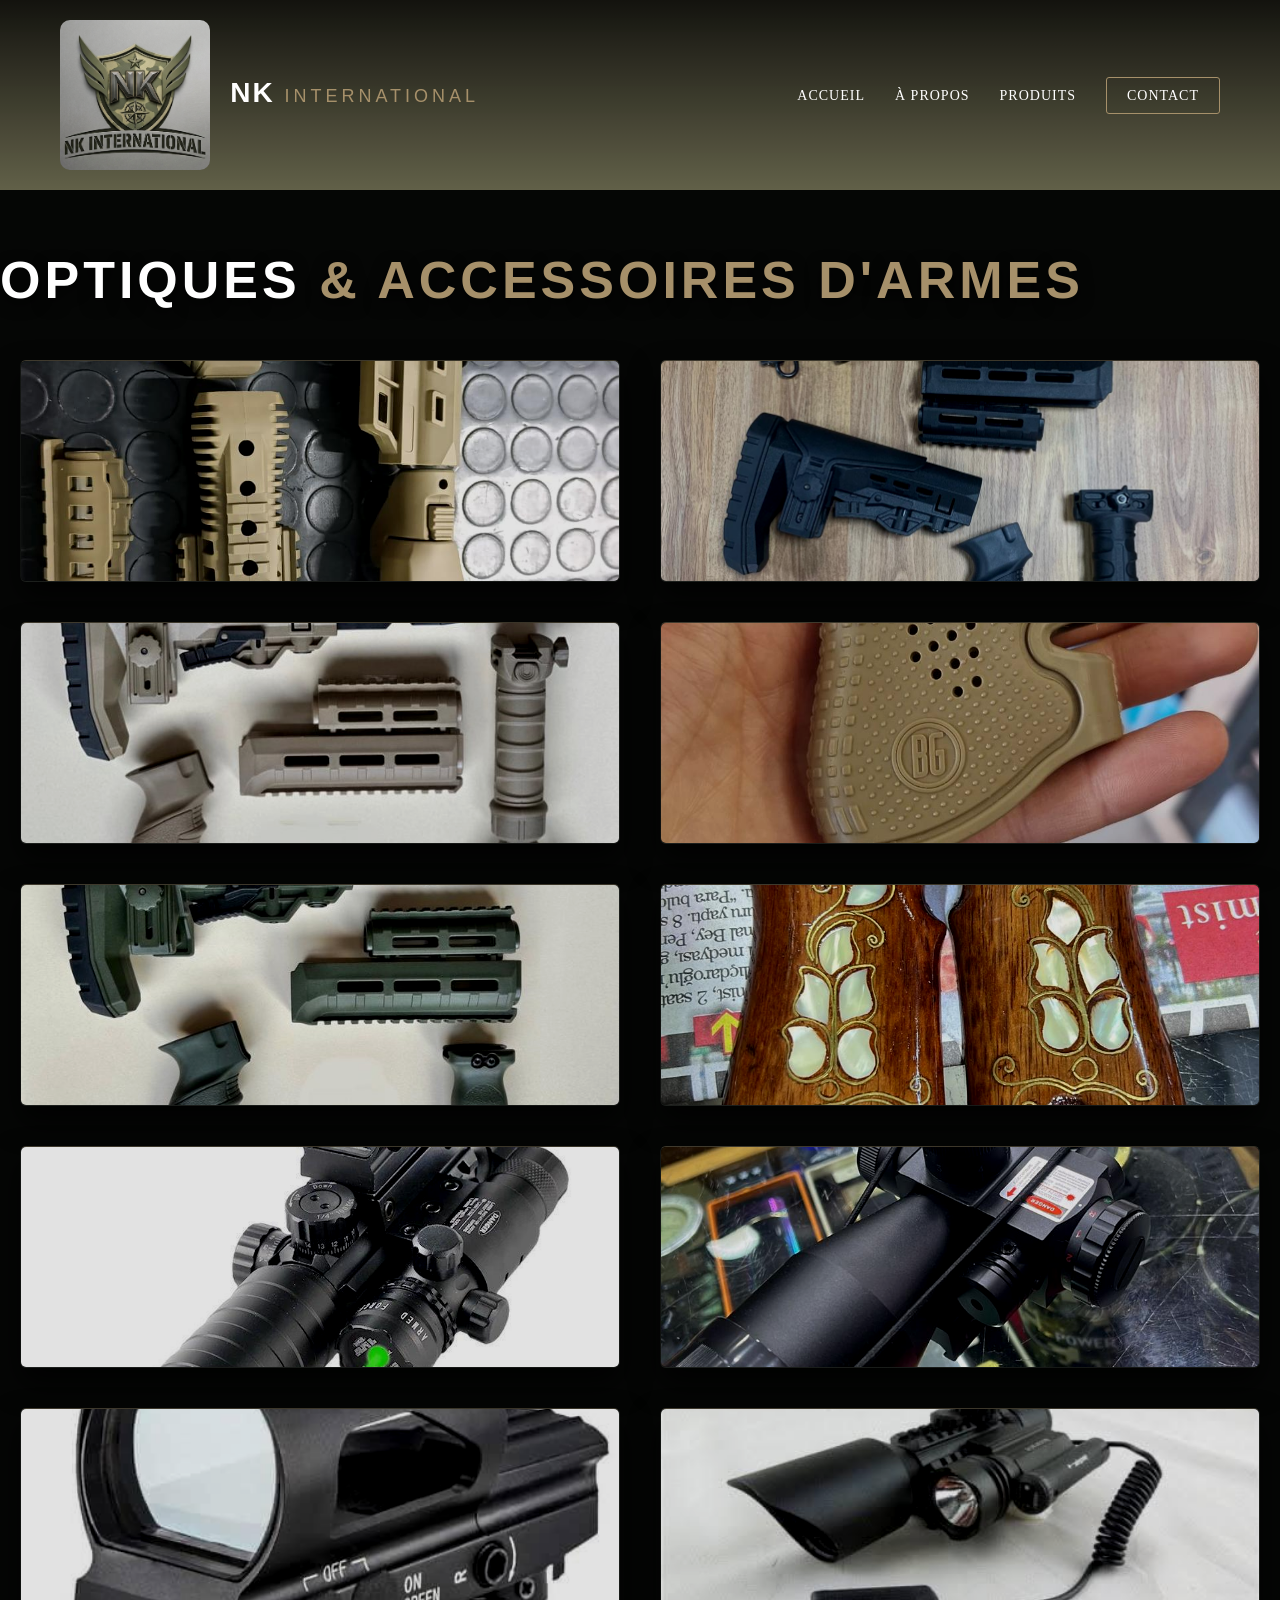
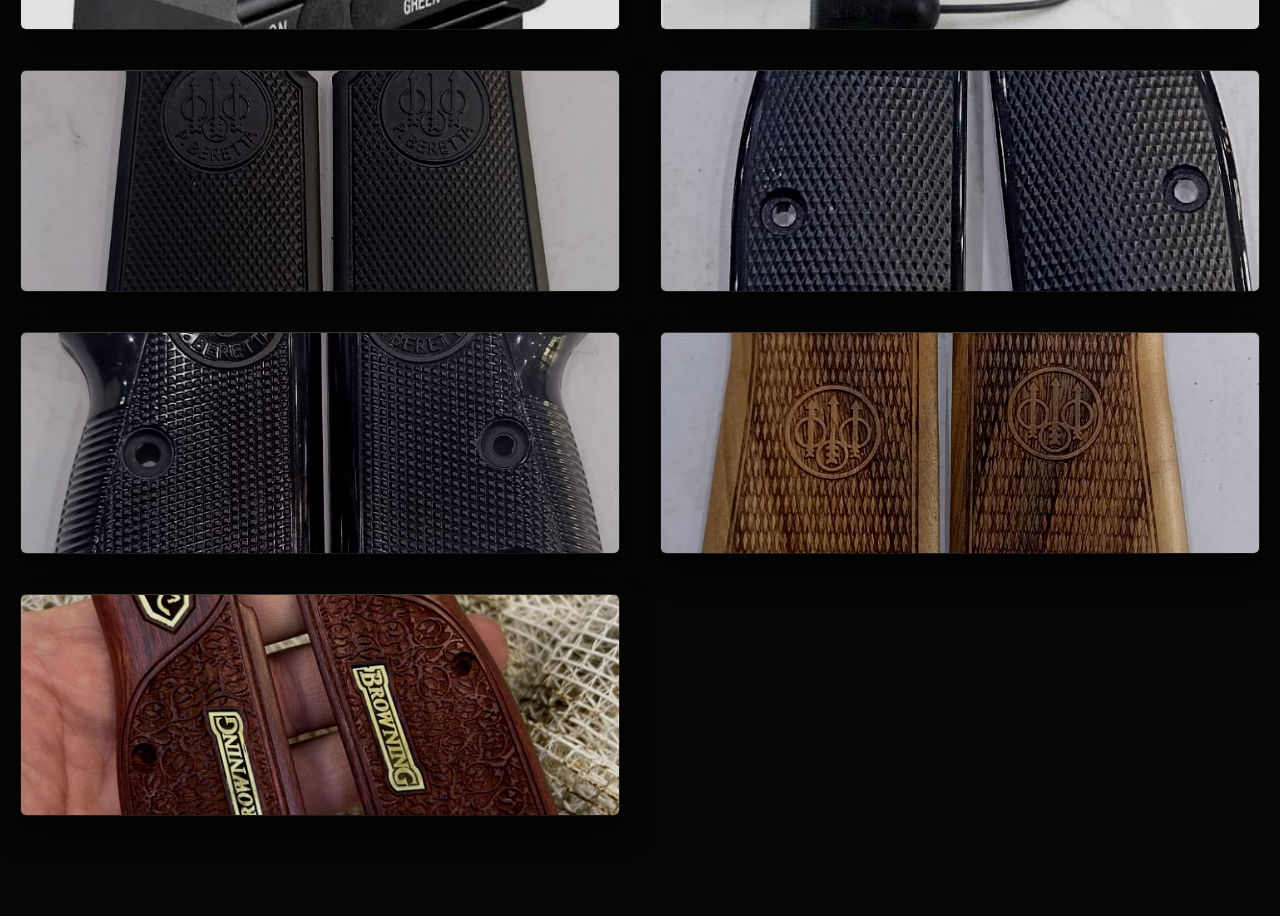
<file: products/aks.html>
<!DOCTYPE html>
<html lang="fr">
<head>
    <meta charset="UTF-8">
    <meta name="viewport" content="width=device-width, initial-scale=1.0">
    <title>Inventaire - NK International</title>
    <link rel="stylesheet" href="./style.css">
</head>
<body class="inventory-page-body">

    <!-- MENÜ (NAVBAR) BÖLÜMÜ -->

     <header class="navbar">
        <div class="nav-container">
            
            <a href="#" class="logo"><img src="../fotolar/logo.png" alt="logomuzdur">NK <span>INTERNATIONAL</span></a>
            <ul class="nav-links">
                <li><a href="../index.html">Accueil</a></li>
                <li><a href="../hakkımızda.html">À Propos</a></li>
                <li><a href="../product.html">Produits</a></li>
                <li><a href="../contact.html" class="btn-nav">Contact</a></li>
            </ul>
        </div>
    </header>

    <div class="boşluk">

    </div>
    

    <!-- SAYFA BAŞLIĞI -->
    <section class="page-header tactical-hero">
        <div class="container text-center">
            <h1 class="glitch-title">Optiques <span class="text-bronze">& Accessoires d'Armes</span></h1>
        </div>
    </section>

    <!-- ENVANTER KATALOĞU BÖLÜMÜ -->
    <section class="inventory-section section">
        <div class="container">
            
            
            <!-- Ürünler (Grid) -->
            <div class="inventory-grid">
                
                <!-- Ürün Kartı 1 (Eski İHA -> Taktiksel Üniforma) -->
                <div class="product-card">
                    <div class="product-image">
                        <!-- Ürün görseli yolu -->
                        <img src="./fotolar/aks1.jpeg" alt="Uniforme Tactique">
                    </div>
                </div>

               
                <div class="product-card">
                    <div class="product-image">
                        <!-- Ürün görseli yolu -->
                        <img src="./fotolar/aks2.jpeg" alt="Uniforme Tactique">
                    </div>
                </div>

                <div class="product-card">
                    <div class="product-image">
                        <!-- Ürün görseli yolu -->
                        <img src="./fotolar/aks3.jpeg" alt="Uniforme Tactique">
                    </div>
                </div>


                <div class="product-card">
                    <div class="product-image">
                        <!-- Ürün görseli yolu -->
                        <img src="./fotolar/aks4.jpeg" alt="Uniforme Tactique">
                    </div>
                </div>



                <div class="product-card">
                    <div class="product-image">
                        <!-- Ürün görseli yolu -->
                        <img src="./fotolar/aks5.jpeg" alt="Uniforme Tactique">
                    </div>
                </div>




                <div class="product-card">
                    <div class="product-image">
                        <!-- Ürün görseli yolu -->
                        <img src="./fotolar/aks6.jpeg" alt="Uniforme Tactique">
                    </div>
                </div>




                <div class="product-card">
                    <div class="product-image">
                        <!-- Ürün görseli yolu -->
                        <img src="./fotolar/aks7.jpeg" alt="Uniforme Tactique">
                    </div>
                </div>




                <div class="product-card">
                    <div class="product-image">
                        <!-- Ürün görseli yolu -->
                        <img src="./fotolar/aks8.jpeg" alt="Uniforme Tactique">
                    </div>
                </div>





                <div class="product-card">
                    <div class="product-image">
                        <!-- Ürün görseli yolu -->
                        <img src="./fotolar/aks9.jpeg" alt="Uniforme Tactique">
                    </div>
                </div>





                <div class="product-card">
                    <div class="product-image">
                        <!-- Ürün görseli yolu -->
                        <img src="./fotolar/aks10.jpeg" alt="Uniforme Tactique">
                    </div>
                </div>





                <div class="product-card">
                    <div class="product-image">
                        <!-- Ürün görseli yolu -->
                        <img src="./fotolar/aks11.jpeg" alt="Uniforme Tactique">
                    </div>
                </div>





                <div class="product-card">
                    <div class="product-image">
                        <!-- Ürün görseli yolu -->
                        <img src="./fotolar/aks12.jpeg" alt="Uniforme Tactique">
                    </div>
                </div>




                <div class="product-card">
                    <div class="product-image">
                        <!-- Ürün görseli yolu -->
                        <img src="./fotolar/aks13.jpeg" alt="Uniforme Tactique">
                    </div>
                </div>






                <div class="product-card">
                    <div class="product-image">
                        <!-- Ürün görseli yolu -->
                        <img src="./fotolar/aks14.jpeg" alt="Uniforme Tactique">
                    </div>
                </div>





                <div class="product-card">
                    <div class="product-image">
                        <!-- Ürün görseli yolu -->
                        <img src="./fotolar/aks15.jpeg" alt="Uniforme Tactique">
                    </div>
                </div>

            </div>
        </div>
    </section>

</body>
</html>
</file>
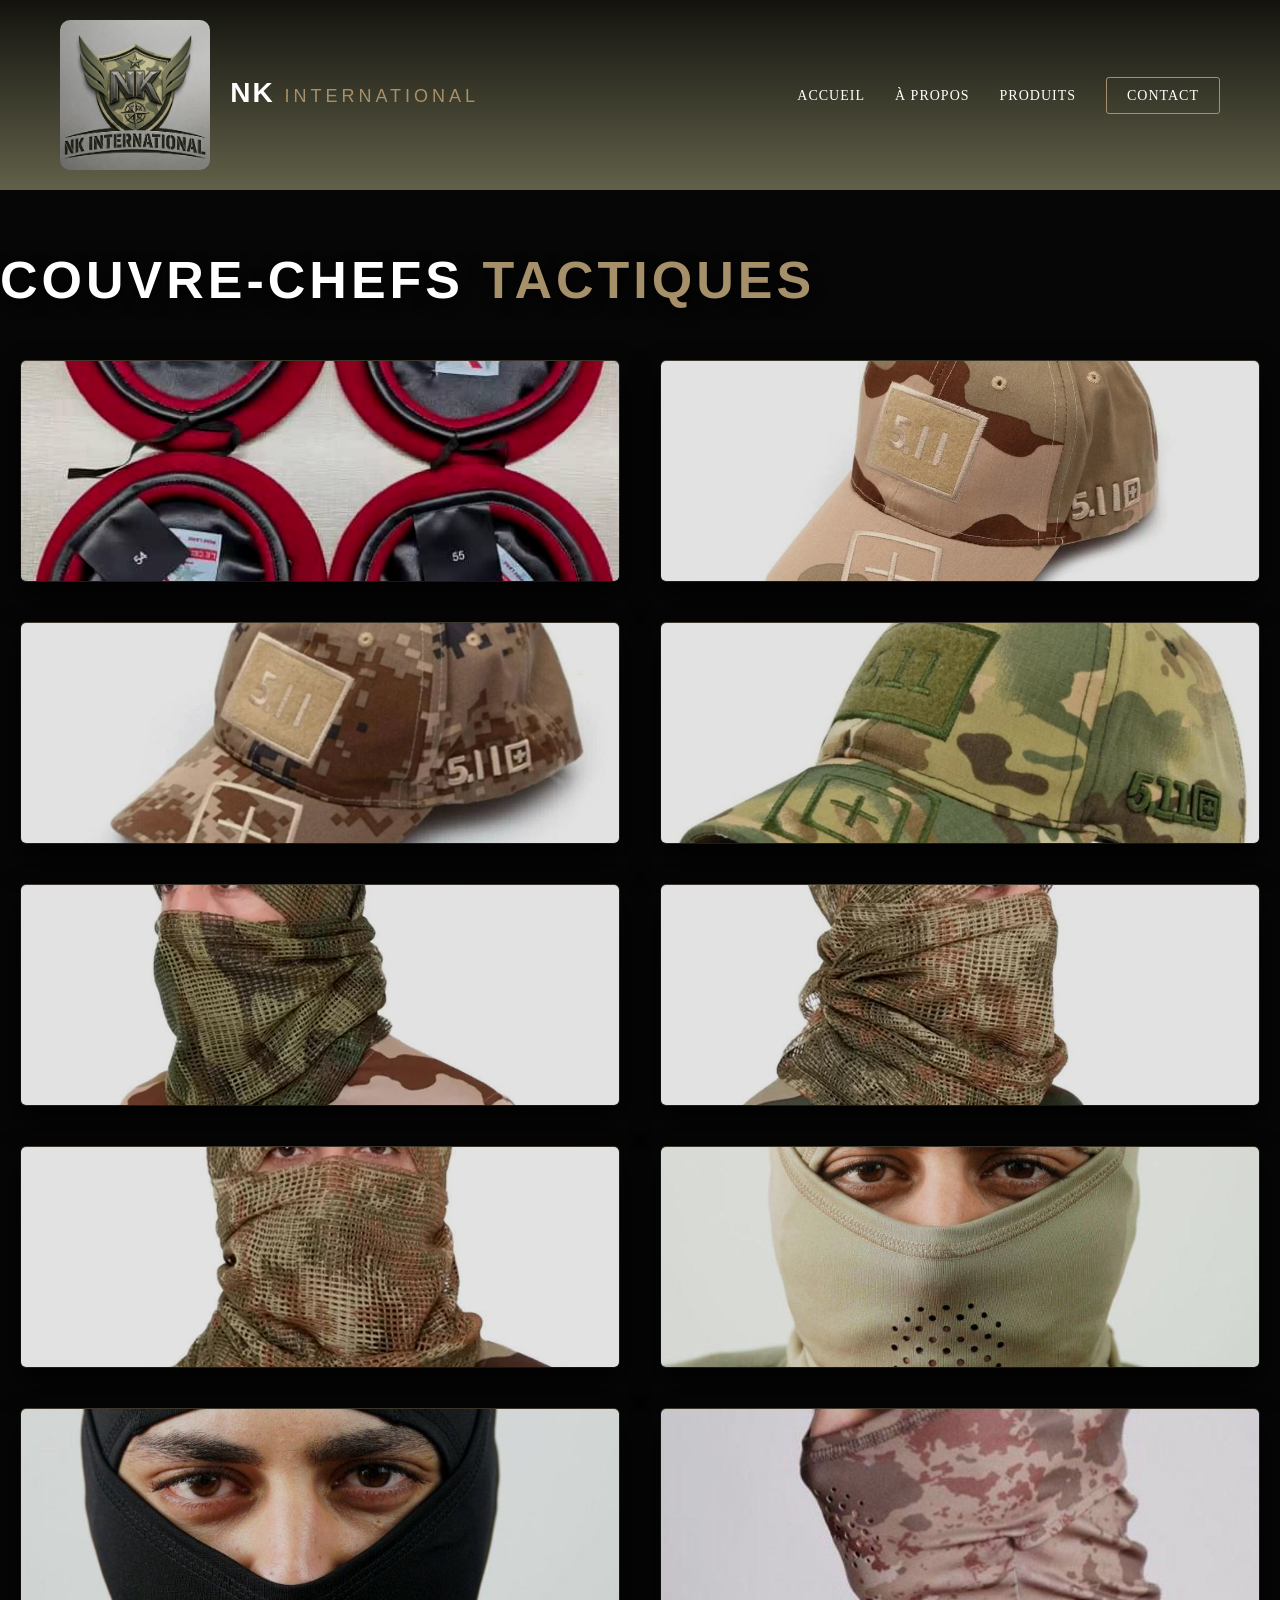
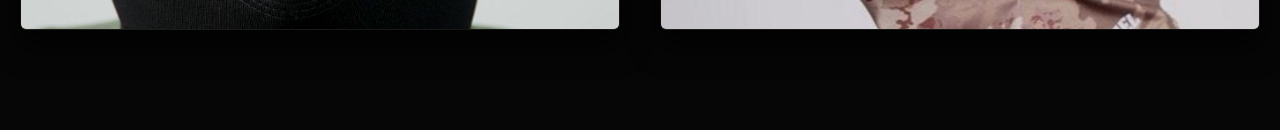
<file: products/baş.html>
<!DOCTYPE html>
<html lang="fr">
<head>
    <meta charset="UTF-8">
    <meta name="viewport" content="width=device-width, initial-scale=1.0">
    <title>Inventaire - NK International</title>
    <link rel="stylesheet" href="./style.css">
</head>
<body class="inventory-page-body">

    <!-- MENÜ (NAVBAR) BÖLÜMÜ -->

     <header class="navbar">
        <div class="nav-container">
            
            <a href="#" class="logo"><img src="../fotolar/logo.png" alt="logomuzdur">NK <span>INTERNATIONAL</span></a>
            <ul class="nav-links">
                <li><a href="../index.html">Accueil</a></li>
                <li><a href="../hakkımızda.html">À Propos</a></li>
                <li><a href="../product.html">Produits</a></li>
                <li><a href="../contact.html" class="btn-nav">Contact</a></li>
            </ul>
        </div>
    </header>

    <div class="boşluk">

    </div>
    

    <!-- SAYFA BAŞLIĞI -->
    <section class="page-header tactical-hero">
        <div class="container text-center">
            <h1 class="glitch-title">Couvre-chefs <span class="text-bronze">Tactiques</span></h1>
        </div>
    </section>

    <!-- ENVANTER KATALOĞU BÖLÜMÜ -->
    <section class="inventory-section section">
        <div class="container">
            
            
            <!-- Ürünler (Grid) -->
            <div class="inventory-grid">
                
                <!-- Ürün Kartı 1 (Eski İHA -> Taktiksel Üniforma) -->
                <div class="product-card">
                    <div class="product-image">
                        <!-- Ürün görseli yolu -->
                        <img src="./fotolar/baş1.jpeg" alt="Uniforme Tactique">
                    </div>
                </div>


                <div class="product-card">
                    <div class="product-image">
                        <!-- Ürün görseli yolu -->
                        <img src="./fotolar/baş2.jpeg" alt="Uniforme Tactique">
                    </div>
                </div>




                <div class="product-card">
                    <div class="product-image">
                        <!-- Ürün görseli yolu -->
                        <img src="./fotolar/baş3.jpeg" alt="Uniforme Tactique">
                    </div>
                </div>



                <div class="product-card">
                    <div class="product-image">
                        <!-- Ürün görseli yolu -->
                        <img src="./fotolar/baş4.jpeg" alt="Uniforme Tactique">
                    </div>
                </div>



                <div class="product-card">
                    <div class="product-image">
                        <!-- Ürün görseli yolu -->
                        <img src="./fotolar/baş5.jpeg" alt="Uniforme Tactique">
                    </div>
                </div>


                 <div class="product-card">
                    <div class="product-image">
                        <!-- Ürün görseli yolu -->
                        <img src="./fotolar/baş6.jpeg" alt="Uniforme Tactique">
                    </div>
                </div>


                 <div class="product-card">
                    <div class="product-image">
                        <!-- Ürün görseli yolu -->
                        <img src="./fotolar/baş7.jpeg" alt="Uniforme Tactique">
                    </div>
                </div>



                 <div class="product-card">
                    <div class="product-image">
                        <!-- Ürün görseli yolu -->
                        <img src="./fotolar/baş8.jpeg" alt="Uniforme Tactique">
                    </div>
                </div>


                 <div class="product-card">
                    <div class="product-image">
                        <!-- Ürün görseli yolu -->
                        <img src="./fotolar/baş9.jpeg" alt="Uniforme Tactique">
                    </div>
                </div>


                 <div class="product-card">
                    <div class="product-image">
                        <!-- Ürün görseli yolu -->
                        <img src="./fotolar/baş.jpeg" alt="Uniforme Tactique">
                    </div>
                </div>




               

               
                

            </div>
        </div>
    </section>

</body>
</html>
</file>
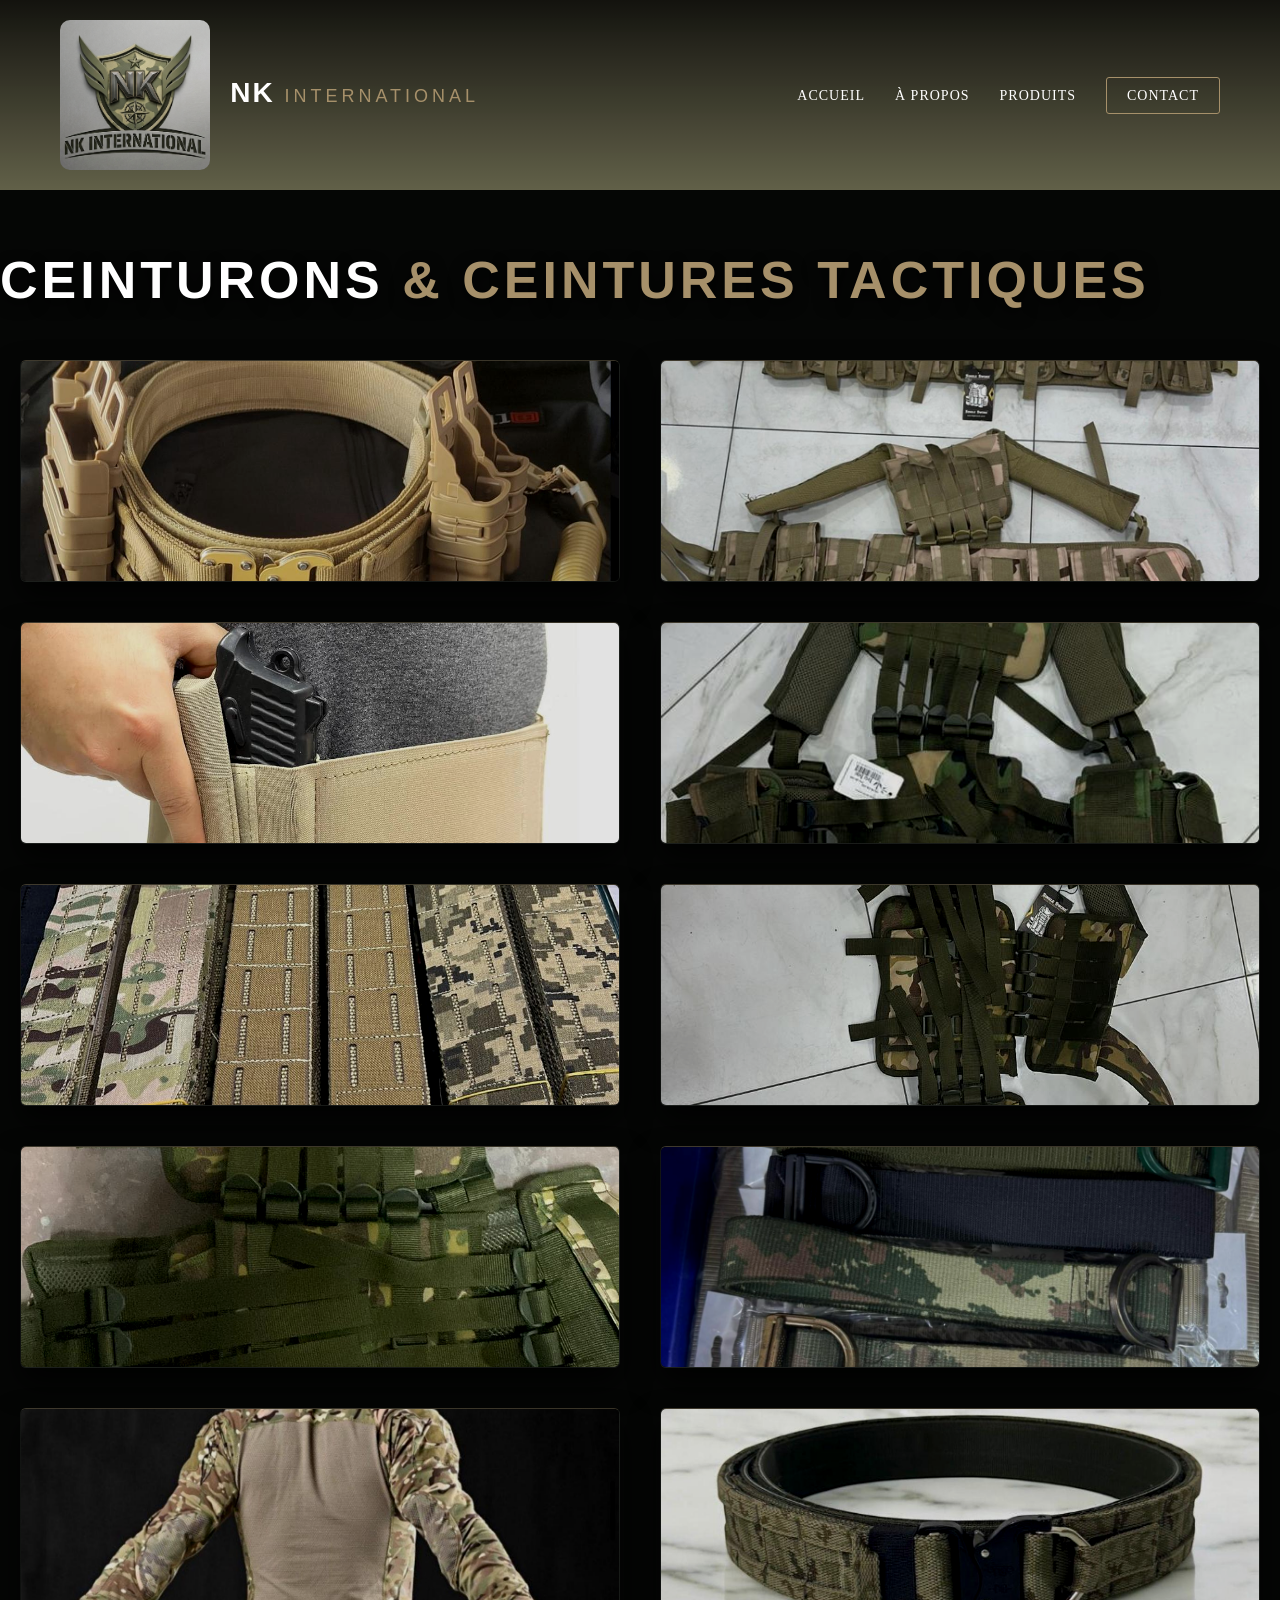
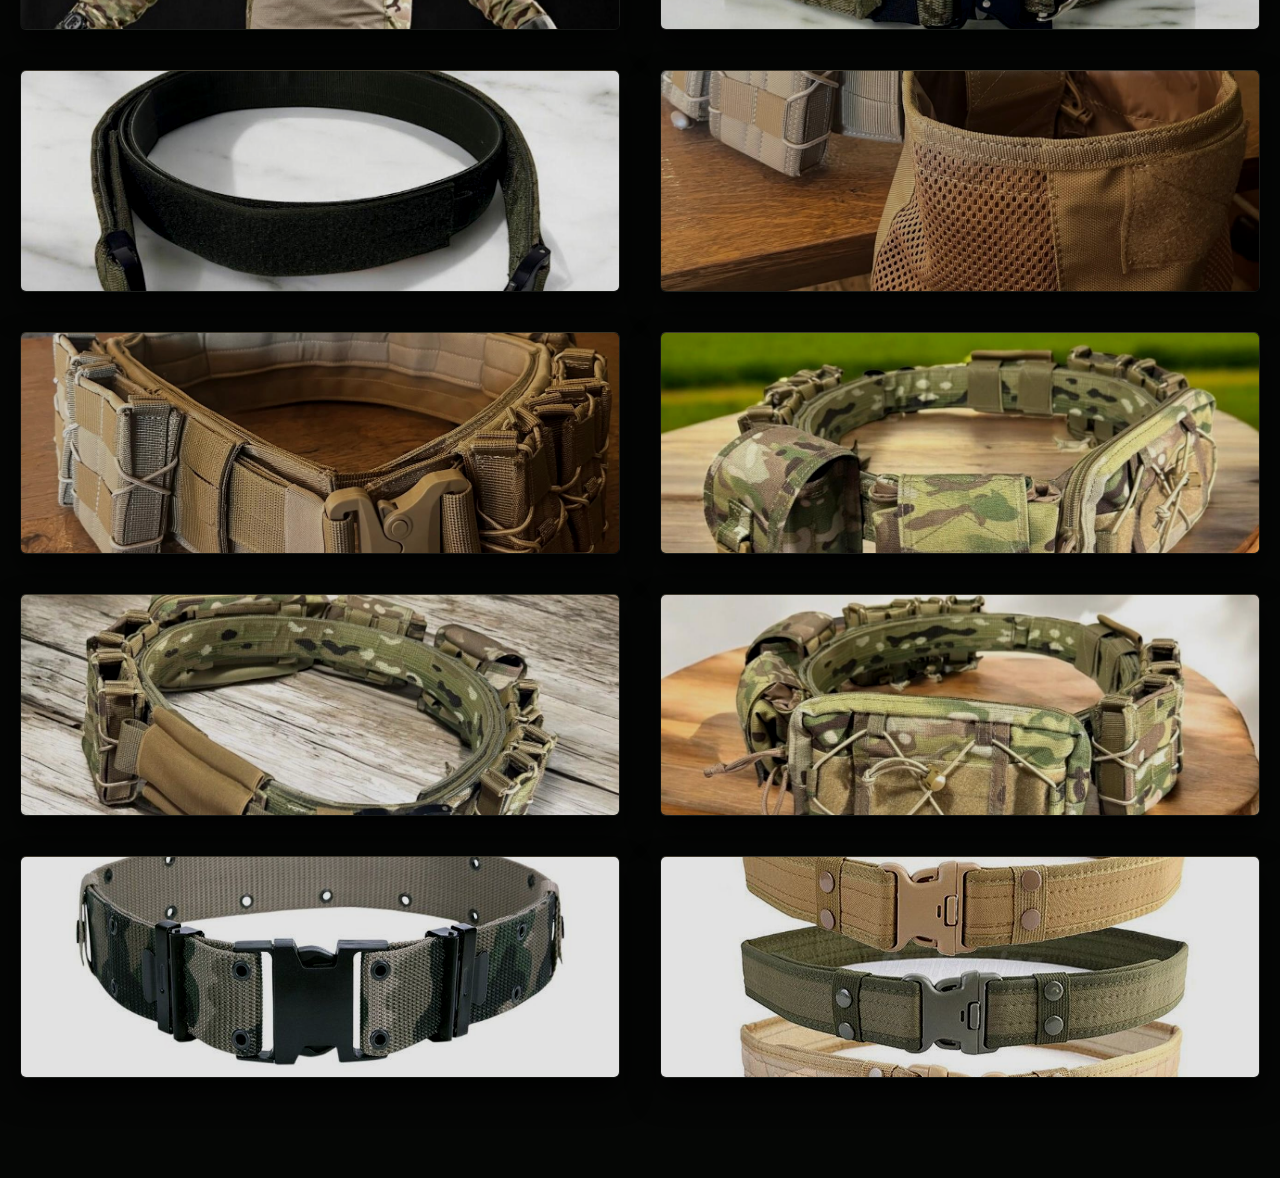
<file: products/kemer.html>
<!DOCTYPE html>
<html lang="fr">
<head>
    <meta charset="UTF-8">
    <meta name="viewport" content="width=device-width, initial-scale=1.0">
    <title>Inventaire - NK International</title>
    <link rel="stylesheet" href="./style.css">
</head>
<body class="inventory-page-body">

    <!-- MENÜ (NAVBAR) BÖLÜMÜ -->

     <header class="navbar">
        <div class="nav-container">
            
            <a href="#" class="logo"><img src="../fotolar/logo.png" alt="logomuzdur">NK <span>INTERNATIONAL</span></a>
            <ul class="nav-links">
                <li><a href="../index.html">Accueil</a></li>
                <li><a href="../hakkımızda.html">À Propos</a></li>
                <li><a href="../product.html">Produits</a></li>
                <li><a href="../contact.html" class="btn-nav">Contact</a></li>
            </ul>
        </div>
    </header>

    <div class="boşluk">

    </div>
    

    <!-- SAYFA BAŞLIĞI -->
    <section class="page-header tactical-hero">
        <div class="container text-center">
            <h1 class="glitch-title">Ceinturons <span class="text-bronze">& Ceintures Tactiques</span></h1>
        </div>
    </section>

    <!-- ENVANTER KATALOĞU BÖLÜMÜ -->
    <section class="inventory-section section">
        <div class="container">
            
            
            <!-- Ürünler (Grid) -->
            <div class="inventory-grid">
                
                <!-- Ürün Kartı 1 (Eski İHA -> Taktiksel Üniforma) -->
                <div class="product-card">
                    <div class="product-image">
                        <!-- Ürün görseli yolu -->
                        <img src="./fotolar/kemer1.jpeg" alt="Uniforme Tactique">
                    </div>
                </div>



                 <div class="product-card">
                    <div class="product-image">
                        <!-- Ürün görseli yolu -->
                        <img src="./fotolar/kemer2.jpeg" alt="Uniforme Tactique">
                    </div>
                </div>





                 <div class="product-card">
                    <div class="product-image">
                        <!-- Ürün görseli yolu -->
                        <img src="./fotolar/kemer3.jpeg" alt="Uniforme Tactique">
                    </div>
                </div>




                 <div class="product-card">
                    <div class="product-image">
                        <!-- Ürün görseli yolu -->
                        <img src="./fotolar/kemer4.jpeg" alt="Uniforme Tactique">
                    </div>
                </div>




                 <div class="product-card">
                    <div class="product-image">
                        <!-- Ürün görseli yolu -->
                        <img src="./fotolar/kemer5.jpeg" alt="Uniforme Tactique">
                    </div>
                </div>




                 <div class="product-card">
                    <div class="product-image">
                        <!-- Ürün görseli yolu -->
                        <img src="./fotolar/kemer6.jpeg" alt="Uniforme Tactique">
                    </div>
                </div>




                 <div class="product-card">
                    <div class="product-image">
                        <!-- Ürün görseli yolu -->
                        <img src="./fotolar/kemer7.jpeg" alt="Uniforme Tactique">
                    </div>
                </div>




                 <div class="product-card">
                    <div class="product-image">
                        <!-- Ürün görseli yolu -->
                        <img src="./fotolar/kemer8.jpeg" alt="Uniforme Tactique">
                    </div>
                </div>



                 <div class="product-card">
                    <div class="product-image">
                        <!-- Ürün görseli yolu -->
                        <img src="./fotolar/kemer9.jpeg" alt="Uniforme Tactique">
                    </div>
                </div>



                 <div class="product-card">
                    <div class="product-image">
                        <!-- Ürün görseli yolu -->
                        <img src="./fotolar/kemer10.jpeg" alt="Uniforme Tactique">
                    </div>
                </div>



                 <div class="product-card">
                    <div class="product-image">
                        <!-- Ürün görseli yolu -->
                        <img src="./fotolar/kemer11.jpeg" alt="Uniforme Tactique">
                    </div>
                </div>



                 <div class="product-card">
                    <div class="product-image">
                        <!-- Ürün görseli yolu -->
                        <img src="./fotolar/kemer12.jpeg" alt="Uniforme Tactique">
                    </div>
                </div>



                 <div class="product-card">
                    <div class="product-image">
                        <!-- Ürün görseli yolu -->
                        <img src="./fotolar/kemer13.jpeg" alt="Uniforme Tactique">
                    </div>
                </div>



                 <div class="product-card">
                    <div class="product-image">
                        <!-- Ürün görseli yolu -->
                        <img src="./fotolar/kemer14.jpeg" alt="Uniforme Tactique">
                    </div>
                </div>



                 <div class="product-card">
                    <div class="product-image">
                        <!-- Ürün görseli yolu -->
                        <img src="./fotolar/kemer15.jpeg" alt="Uniforme Tactique">
                    </div>
                </div>



                 <div class="product-card">
                    <div class="product-image">
                        <!-- Ürün görseli yolu -->
                        <img src="./fotolar/kemer16.jpeg" alt="Uniforme Tactique">
                    </div>
                </div>



                 <div class="product-card">
                    <div class="product-image">
                        <!-- Ürün görseli yolu -->
                        <img src="./fotolar/kemer17.jpeg" alt="Uniforme Tactique">
                    </div>
                </div>



                 <div class="product-card">
                    <div class="product-image">
                        <!-- Ürün görseli yolu -->
                        <img src="./fotolar/kemer18.jpeg" alt="Uniforme Tactique">
                    </div>
                </div>


                
               

               
                

            </div>
        </div>
    </section>

</body>
</html>
</file>
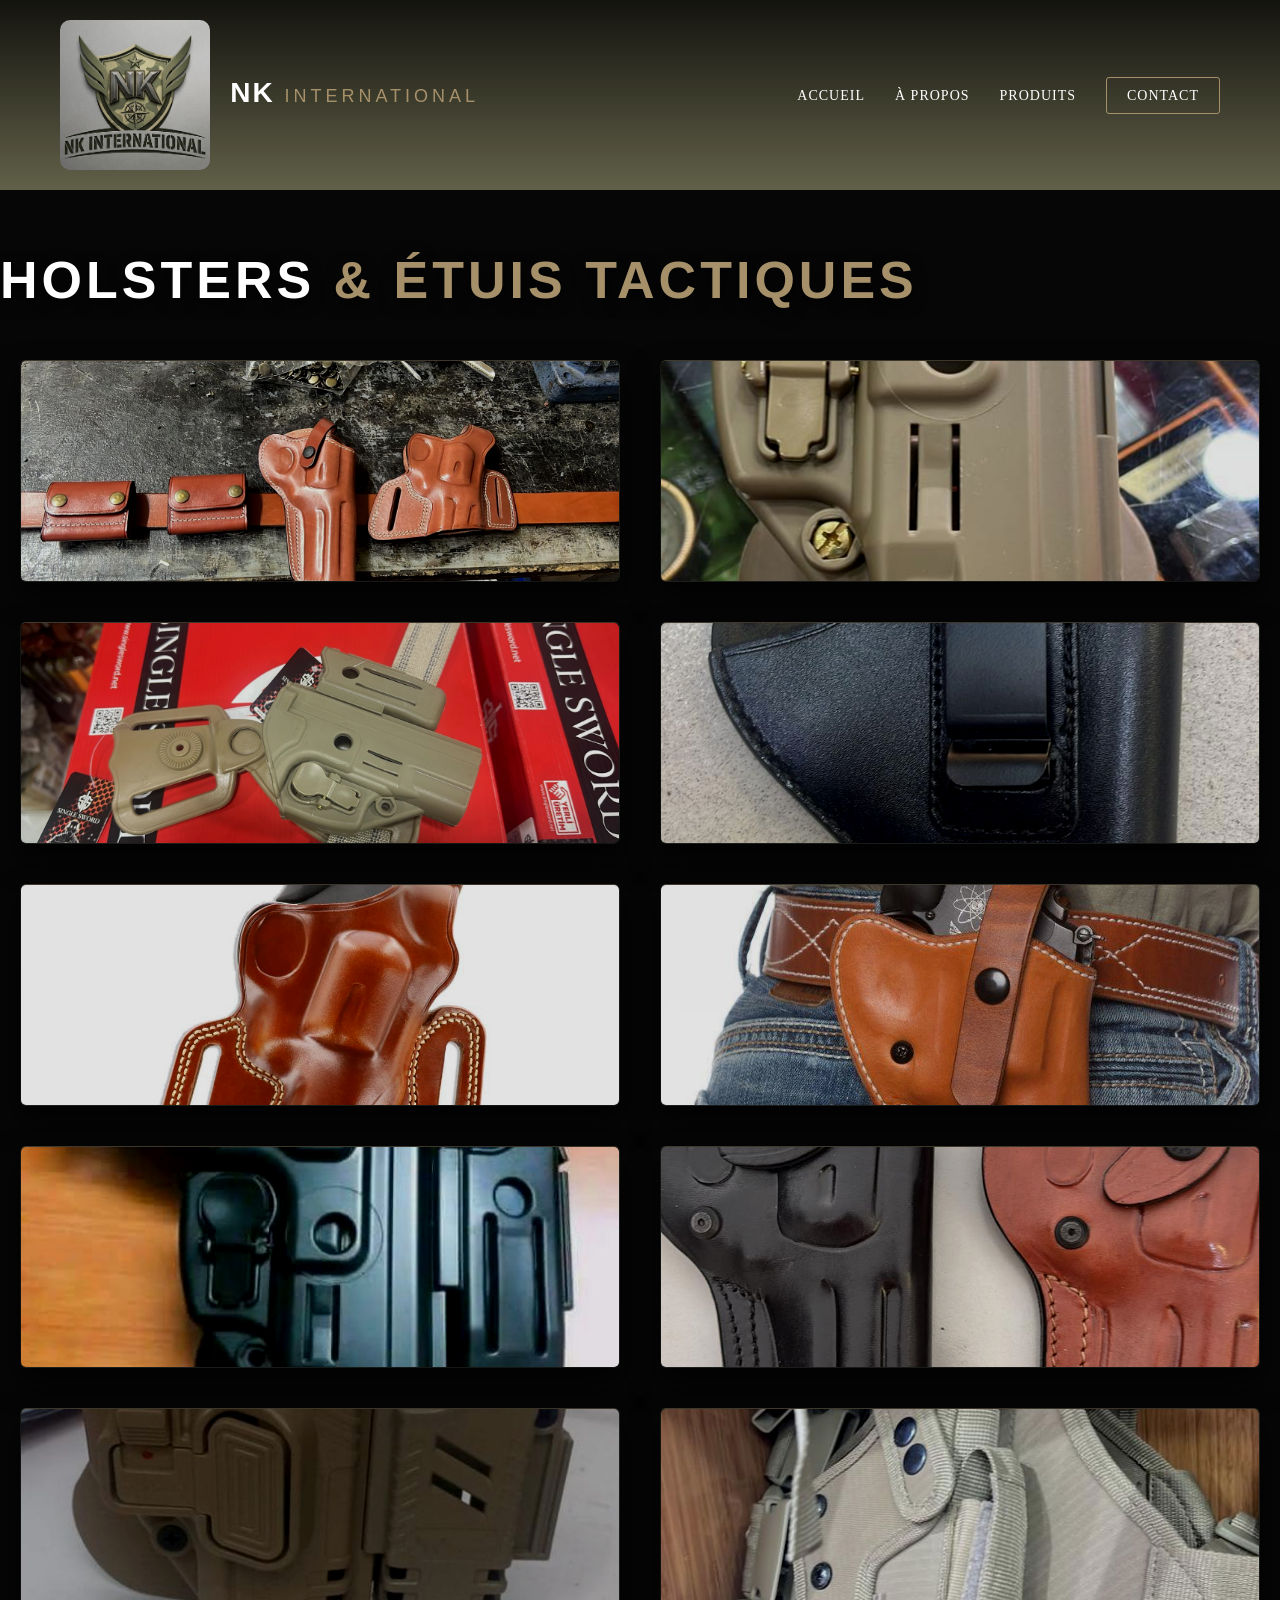
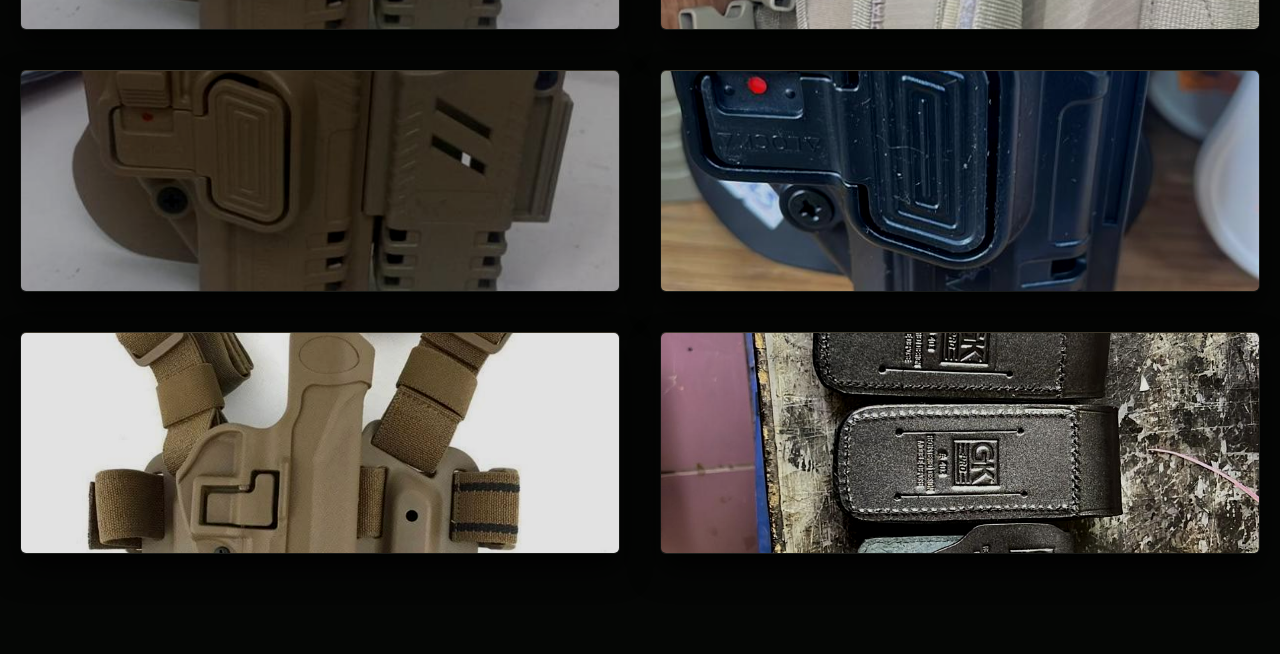
<file: products/kılıff.html>
<!DOCTYPE html>
<html lang="fr">
<head>
    <meta charset="UTF-8">
    <meta name="viewport" content="width=device-width, initial-scale=1.0">
    <title>Inventaire - NK International</title>
    <link rel="stylesheet" href="./style.css">
</head>
<body class="inventory-page-body">

    <!-- MENÜ (NAVBAR) BÖLÜMÜ -->

     <header class="navbar">
        <div class="nav-container">
            
            <a href="#" class="logo"><img src="../fotolar/logo.png" alt="logomuzdur">NK <span>INTERNATIONAL</span></a>
            <ul class="nav-links">
                <li><a href="../index.html">Accueil</a></li>
                <li><a href="../hakkımızda.html">À Propos</a></li>
                <li><a href="../product.html">Produits</a></li>
                <li><a href="../contact.html" class="btn-nav">Contact</a></li>
            </ul>
        </div>
    </header>

    <div class="boşluk">

    </div>
    

    <!-- SAYFA BAŞLIĞI -->
    <section class="page-header tactical-hero">
        <div class="container text-center">
            <h1 class="glitch-title">Holsters <span class="text-bronze">& Étuis Tactiques</span></h1>
        </div>
    </section>

    <!-- ENVANTER KATALOĞU BÖLÜMÜ -->
    <section class="inventory-section section">
        <div class="container">
            
            
            <!-- Ürünler (Grid) -->
            <div class="inventory-grid">
                
                <!-- Ürün Kartı 1 (Eski İHA -> Taktiksel Üniforma) -->
                <div class="product-card">
                    <div class="product-image">
                        <!-- Ürün görseli yolu -->
                        <img src="./fotolar/kılıf1.jpeg" alt="Uniforme Tactique">
                    </div>
                </div>




                <div class="product-card">
                    <div class="product-image">
                        <!-- Ürün görseli yolu -->
                        <img src="./fotolar/kılıf2.jpeg" alt="Uniforme Tactique">
                    </div>
                </div>






                <div class="product-card">
                    <div class="product-image">
                        <!-- Ürün görseli yolu -->
                        <img src="./fotolar/kılıf3.jpeg" alt="Uniforme Tactique">
                    </div>
                </div>






                <div class="product-card">
                    <div class="product-image">
                        <!-- Ürün görseli yolu -->
                        <img src="./fotolar/kılıf4.jpeg" alt="Uniforme Tactique">
                    </div>
                </div>






                <div class="product-card">
                    <div class="product-image">
                        <!-- Ürün görseli yolu -->
                        <img src="./fotolar/kılıf5.jpeg" alt="Uniforme Tactique">
                    </div>
                </div>





                <div class="product-card">
                    <div class="product-image">
                        <!-- Ürün görseli yolu -->
                        <img src="./fotolar/kılıf6.jpeg" alt="Uniforme Tactique">
                    </div>
                </div>





                <div class="product-card">
                    <div class="product-image">
                        <!-- Ürün görseli yolu -->
                        <img src="./fotolar/kılıf7.jpeg" alt="Uniforme Tactique">
                    </div>
                </div>





                <div class="product-card">
                    <div class="product-image">
                        <!-- Ürün görseli yolu -->
                        <img src="./fotolar/kılıf8.jpeg" alt="Uniforme Tactique">
                    </div>
                </div>





                <div class="product-card">
                    <div class="product-image">
                        <!-- Ürün görseli yolu -->
                        <img src="./fotolar/kılıf9.jpeg" alt="Uniforme Tactique">
                    </div>
                </div>






                <div class="product-card">
                    <div class="product-image">
                        <!-- Ürün görseli yolu -->
                        <img src="./fotolar/kılıf10.jpeg" alt="Uniforme Tactique">
                    </div>
                </div>






                <div class="product-card">
                    <div class="product-image">
                        <!-- Ürün görseli yolu -->
                        <img src="./fotolar/kılıf11.jpeg" alt="Uniforme Tactique">
                    </div>
                </div>





                <div class="product-card">
                    <div class="product-image">
                        <!-- Ürün görseli yolu -->
                        <img src="./fotolar/kılıf12.jpeg" alt="Uniforme Tactique">
                    </div>
                </div>





                <div class="product-card">
                    <div class="product-image">
                        <!-- Ürün görseli yolu -->
                        <img src="./fotolar/kılıf13.jpeg" alt="Uniforme Tactique">
                    </div>
                </div>






                <div class="product-card">
                    <div class="product-image">
                        <!-- Ürün görseli yolu -->
                        <img src="./fotolar/kılıf14.jpeg" alt="Uniforme Tactique">
                    </div>
                </div>


                

            </div>
        </div>
    </section>

</body>
</html>
</file>
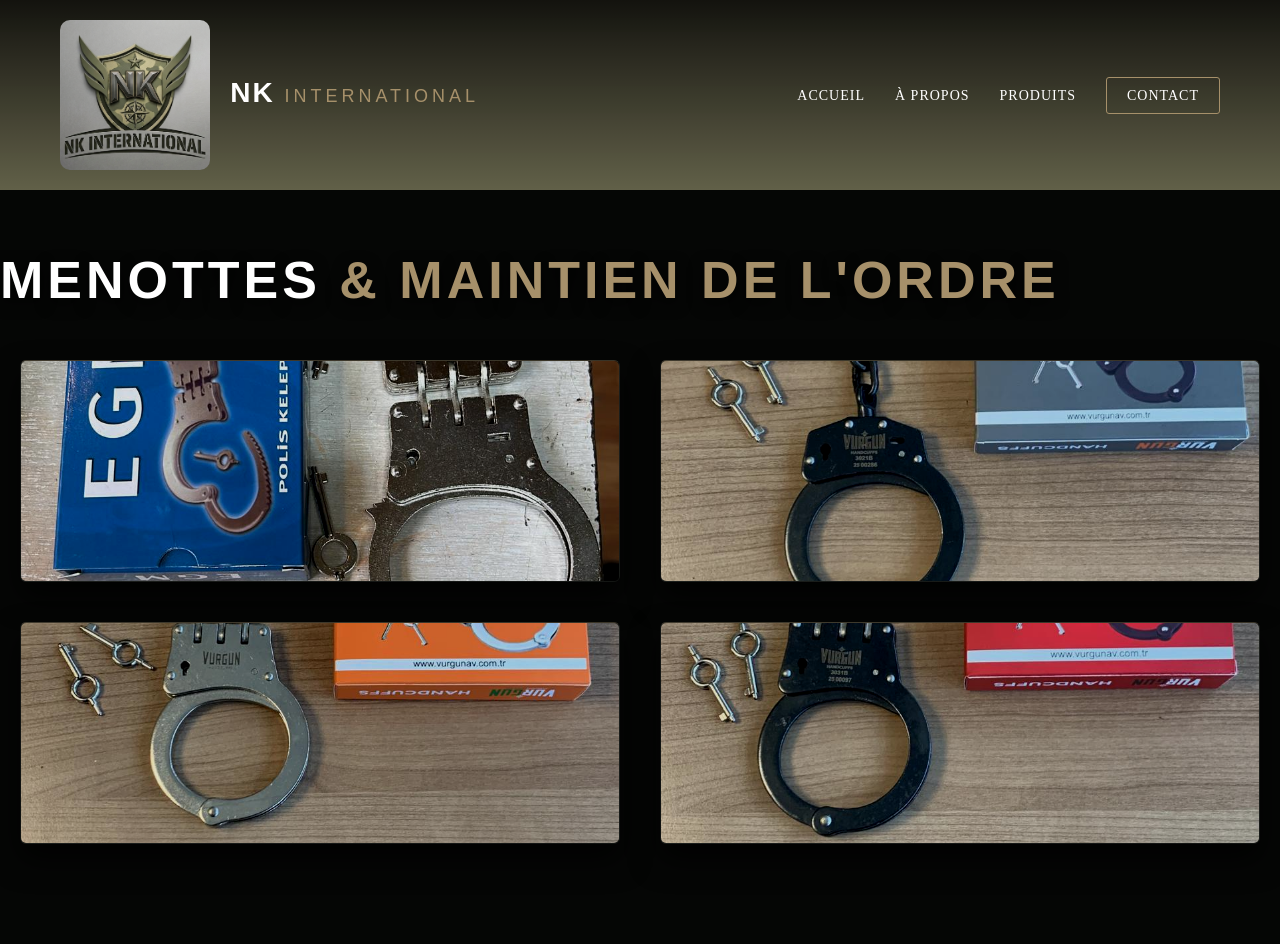
<file: products/menot.html>
<!DOCTYPE html>
<html lang="fr">
<head>
    <meta charset="UTF-8">
    <meta name="viewport" content="width=device-width, initial-scale=1.0">
    <title>Inventaire - NK International</title>
    <link rel="stylesheet" href="./style.css">
</head>
<body class="inventory-page-body">

    <!-- MENÜ (NAVBAR) BÖLÜMÜ -->

     <header class="navbar">
        <div class="nav-container">
            
            <a href="#" class="logo"><img src="../fotolar/logo.png" alt="logomuzdur">NK <span>INTERNATIONAL</span></a>
            <ul class="nav-links">
                <li><a href="../index.html">Accueil</a></li>
                <li><a href="../hakkımızda.html">À Propos</a></li>
                <li><a href="../product.html">Produits</a></li>
                <li><a href="../contact.html" class="btn-nav">Contact</a></li>
            </ul>
        </div>
    </header>

    <div class="boşluk">

    </div>
    

    <!-- SAYFA BAŞLIĞI -->
    <section class="page-header tactical-hero">
        <div class="container text-center">
            <h1 class="glitch-title">Menottes <span class="text-bronze">& Maintien de l'Ordre</span></h1>
        </div>
    </section>

    <!-- ENVANTER KATALOĞU BÖLÜMÜ -->
    <section class="inventory-section section">
        <div class="container">
            
            
            <!-- Ürünler (Grid) -->
            <div class="inventory-grid">
                
                <!-- Ürün Kartı 1 (Eski İHA -> Taktiksel Üniforma) -->
                <div class="product-card">
                    <div class="product-image">
                        <!-- Ürün görseli yolu -->
                        <img src="./fotolar/menot1.jpeg" alt="Uniforme Tactique">
                    </div>
                </div>


                <div class="product-card">
                    <div class="product-image">
                        <!-- Ürün görseli yolu -->
                        <img src="./fotolar/menot2.jpeg" alt="Uniforme Tactique">
                    </div>
                </div>




                <div class="product-card">
                    <div class="product-image">
                        <!-- Ürün görseli yolu -->
                        <img src="./fotolar/menot3.jpeg" alt="Uniforme Tactique">
                    </div>
                </div>



                <div class="product-card">
                    <div class="product-image">
                        <!-- Ürün görseli yolu -->
                        <img src="./fotolar/menot4.jpeg" alt="Uniforme Tactique">
                    </div>
                </div>


                

            </div>
        </div>
    </section>

</body>
</html>
</file>
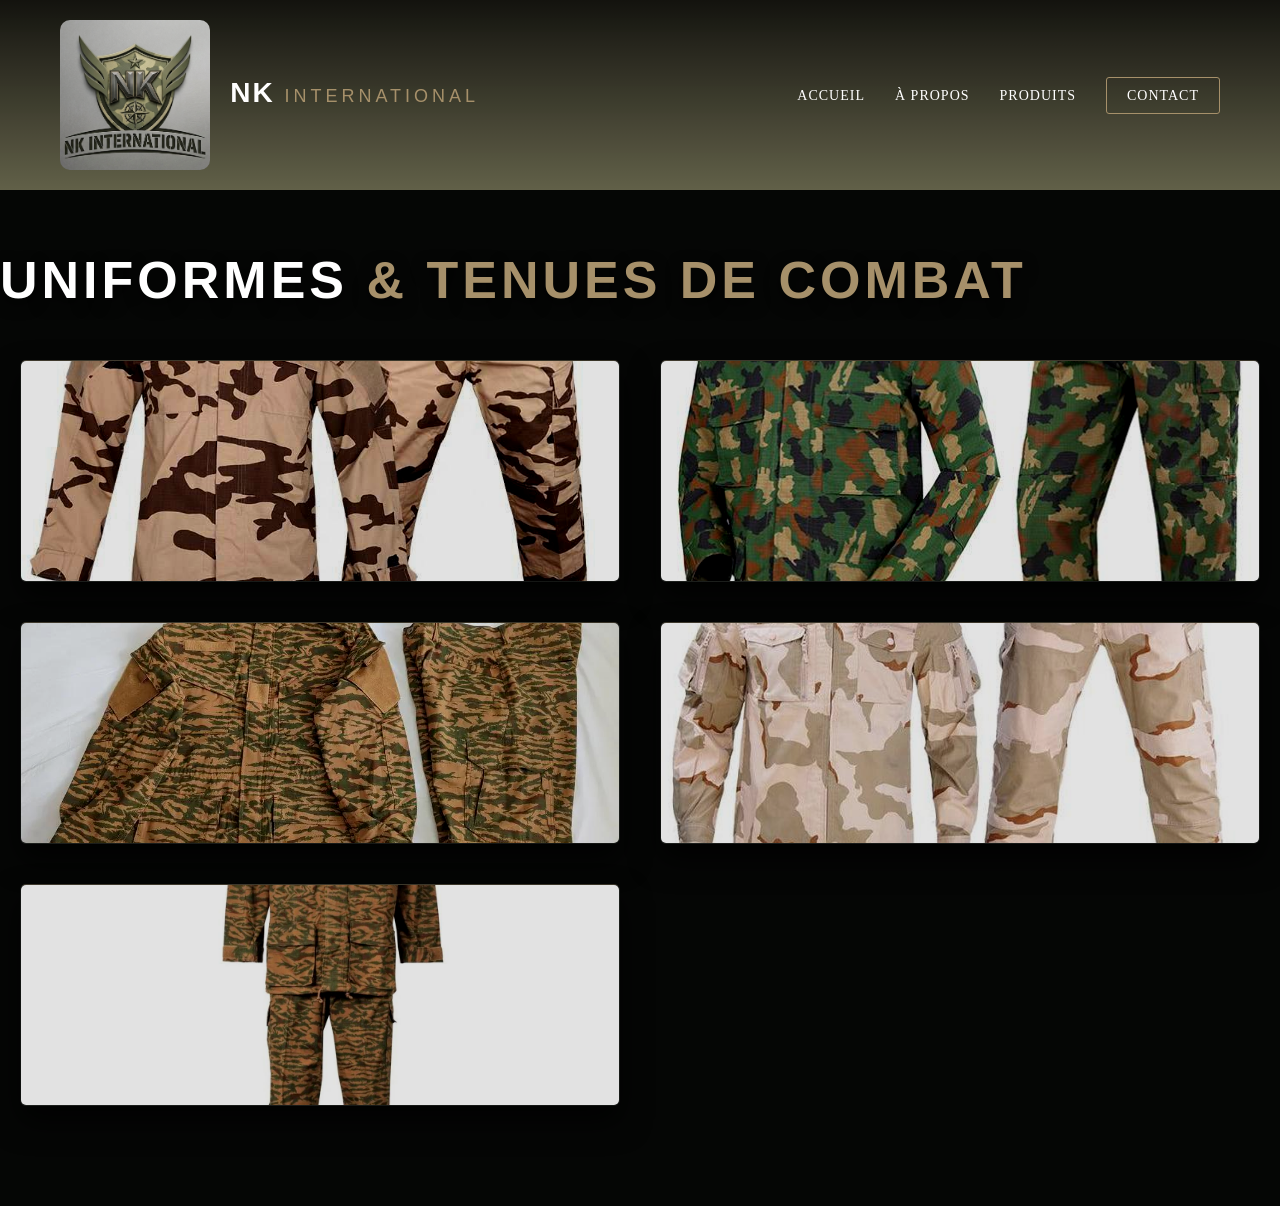
<file: products/tenü.html>
<!DOCTYPE html>
<html lang="fr">
<head>
    <meta charset="UTF-8">
    <meta name="viewport" content="width=device-width, initial-scale=1.0">
    <title>Inventaire - NK International</title>
    <link rel="stylesheet" href="./style.css">
</head>
<body class="inventory-page-body">

    <!-- MENÜ (NAVBAR) BÖLÜMÜ -->

     <header class="navbar">
        <div class="nav-container">
            
            <a href="#" class="logo"><img src="../fotolar/logo.png" alt="logomuzdur">NK <span>INTERNATIONAL</span></a>
            <ul class="nav-links">
                <li><a href="../index.html">Accueil</a></li>
                <li><a href="../hakkımızda.html">À Propos</a></li>
                <li><a href="../product.html">Produits</a></li>
                <li><a href="../contact.html" class="btn-nav">Contact</a></li>
            </ul>
        </div>
    </header>

    <div class="boşluk">

    </div>
    

    <!-- SAYFA BAŞLIĞI -->
    <section class="page-header tactical-hero">
        <div class="container text-center">
            <h1 class="glitch-title">Uniformes <span class="text-bronze">& Tenues de Combat</span></h1>
        </div>
    </section>

    <!-- ENVANTER KATALOĞU BÖLÜMÜ -->
    <section class="inventory-section section">
        <div class="container">
            
            
            <!-- Ürünler (Grid) -->
            <div class="inventory-grid">
                
                <!-- Ürün Kartı 1 (Eski İHA -> Taktiksel Üniforma) -->
                <div class="product-card">
                    <div class="product-image">
                        <!-- Ürün görseli yolu -->
                        <img src="./fotolar/tenü1.jpeg" alt="Uniforme Tactique">
                    </div>
                </div>


                <div class="product-card">
                    <div class="product-image">
                        <!-- Ürün görseli yolu -->
                        <img src="./fotolar/tenü2.jpeg" alt="Uniforme Tactique">
                    </div>
                </div>




                <div class="product-card">
                    <div class="product-image">
                        <!-- Ürün görseli yolu -->
                        <img src="./fotolar/tenü3.jpeg" alt="Uniforme Tactique">
                    </div>
                </div>



                <div class="product-card">
                    <div class="product-image">
                        <!-- Ürün görseli yolu -->
                        <img src="./fotolar/tenü4.jpeg" alt="Uniforme Tactique">
                    </div>
                </div>



                <div class="product-card">
                    <div class="product-image">
                        <!-- Ürün görseli yolu -->
                        <img src="./fotolar/tenü5.jpeg" alt="Uniforme Tactique">
                    </div>
                </div>




               

               
                

            </div>
        </div>
    </section>

</body>
</html>
</file>
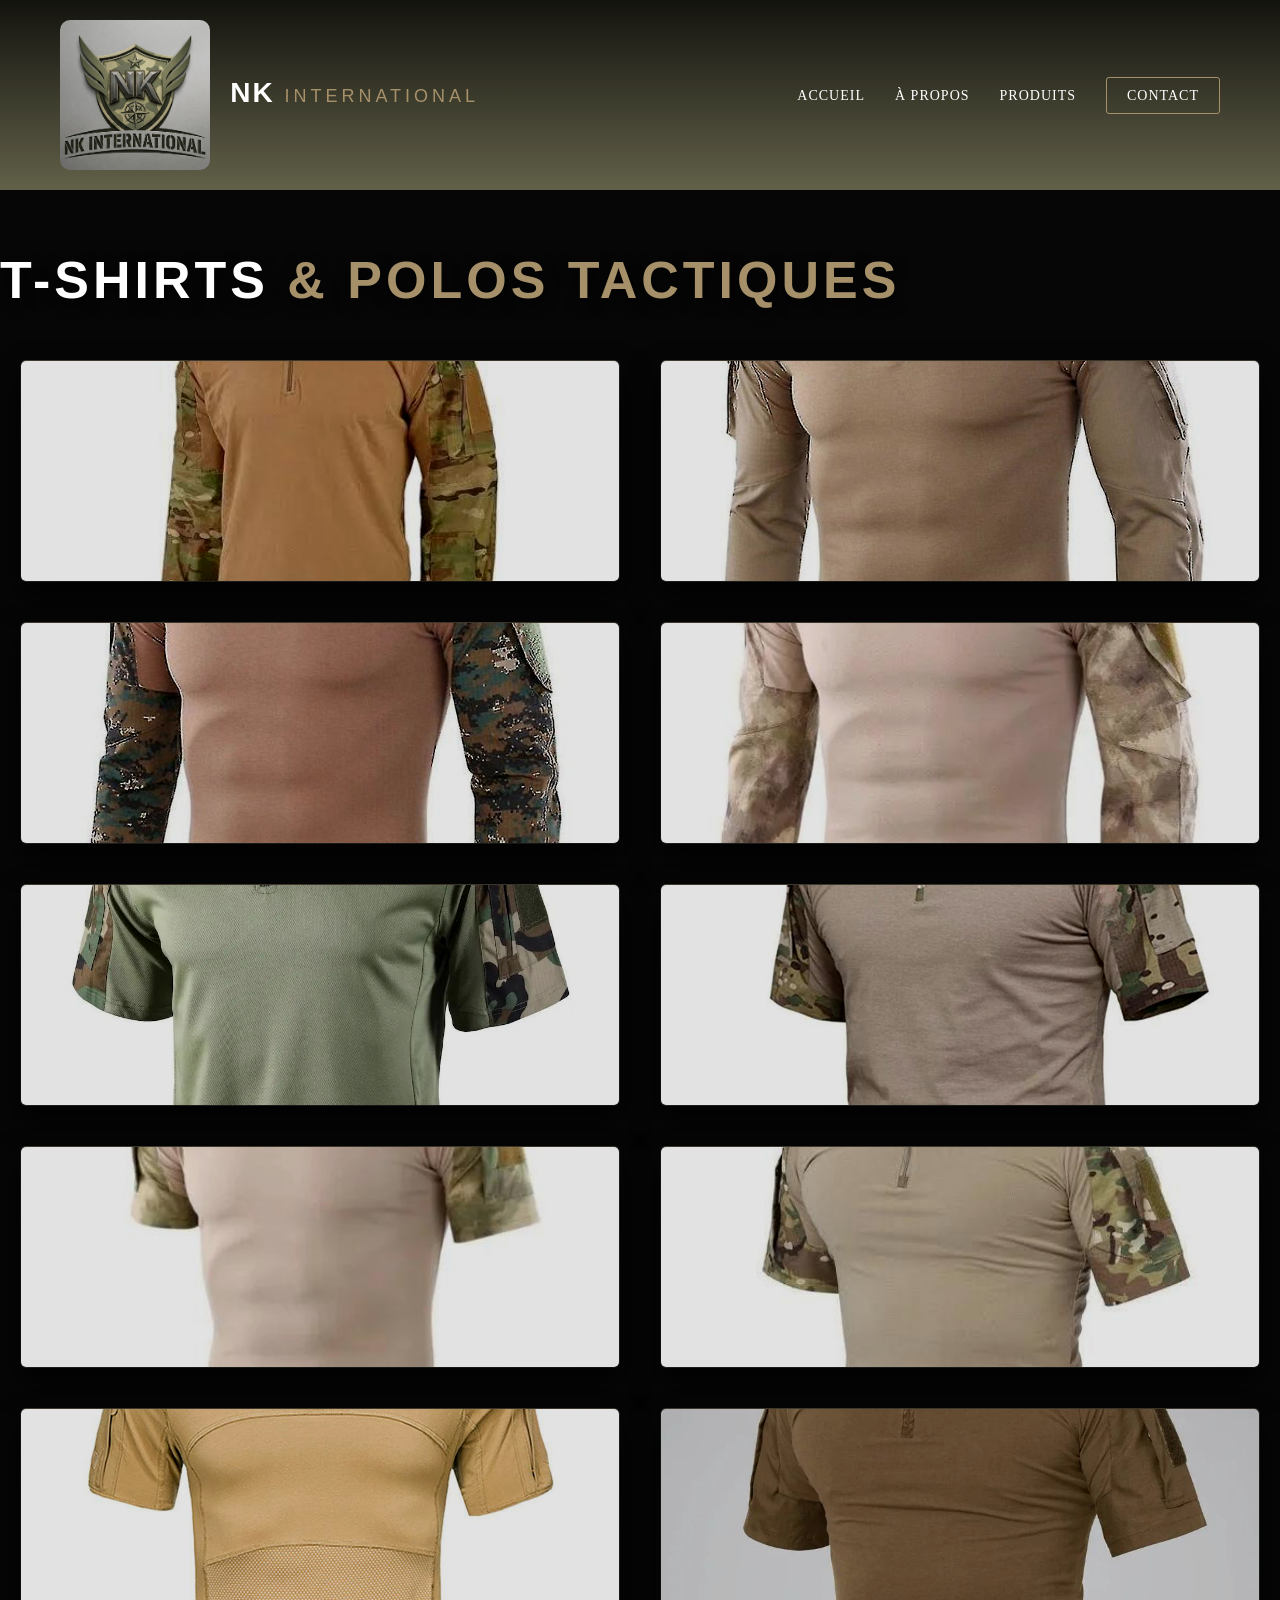
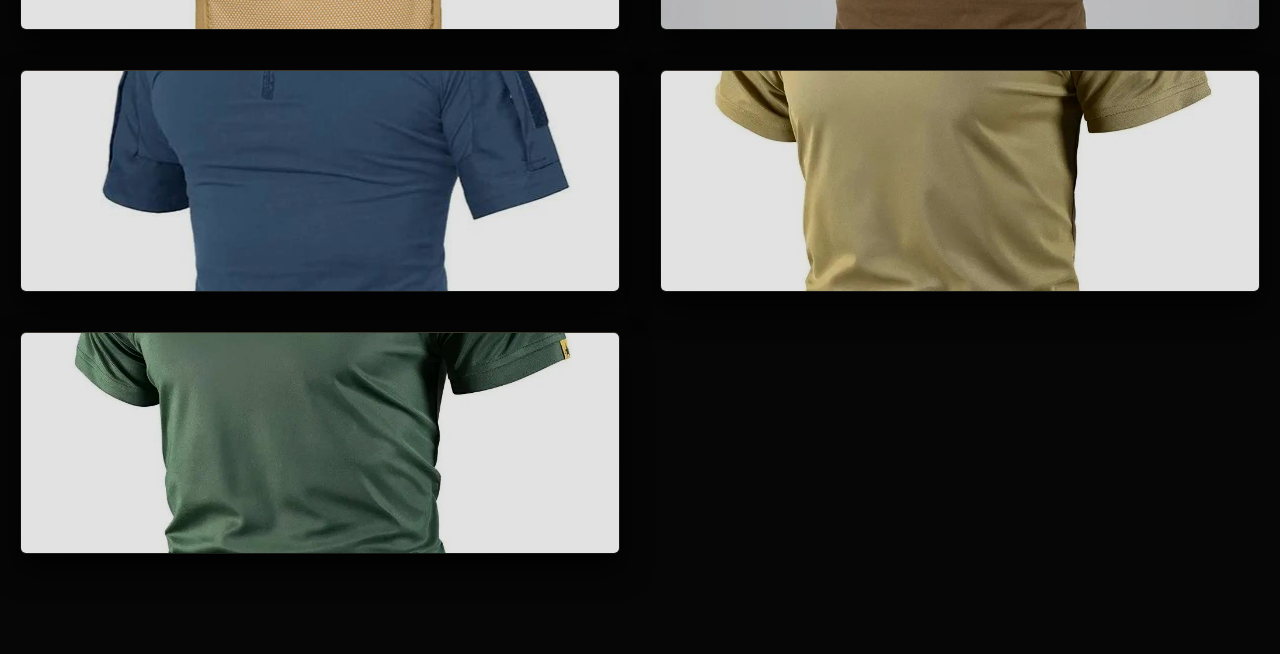
<file: products/tişört.html>
<!DOCTYPE html>
<html lang="fr">
<head>
    <meta charset="UTF-8">
    <meta name="viewport" content="width=device-width, initial-scale=1.0">
    <title>Inventaire - NK International</title>
    <link rel="stylesheet" href="./style.css">
</head>
<body class="inventory-page-body">

    <!-- MENÜ (NAVBAR) BÖLÜMÜ -->

     <header class="navbar">
        <div class="nav-container">
            
            <a href="#" class="logo"><img src="../fotolar/logo.png" alt="logomuzdur">NK <span>INTERNATIONAL</span></a>
            <ul class="nav-links">
                <li><a href="../index.html">Accueil</a></li>
                <li><a href="../hakkımızda.html">À Propos</a></li>
                <li><a href="../product.html">Produits</a></li>
                <li><a href="../contact.html" class="btn-nav">Contact</a></li>
            </ul>
        </div>
    </header>

    <div class="boşluk">

    </div>
    

    <!-- SAYFA BAŞLIĞI -->
    <section class="page-header tactical-hero">
        <div class="container text-center">
            <h1 class="glitch-title">T-Shirts <span class="text-bronze">& Polos Tactiques</span></h1>
        </div>
    </section>

    <!-- ENVANTER KATALOĞU BÖLÜMÜ -->
    <section class="inventory-section section">
        <div class="container">
            
            
            <!-- Ürünler (Grid) -->
            <div class="inventory-grid">
                
                <!-- Ürün Kartı 1 (Eski İHA -> Taktiksel Üniforma) -->
                <div class="product-card">
                    <div class="product-image">
                        <!-- Ürün görseli yolu -->
                        <img src="./fotolar/tişört1.jpeg" alt="Uniforme Tactique">
                    </div>
                </div>



                <div class="product-card">
                    <div class="product-image">
                        <!-- Ürün görseli yolu -->
                        <img src="./fotolar/tişört2.jpeg" alt="Uniforme Tactique">
                    </div>
                </div>




                <div class="product-card">
                    <div class="product-image">
                        <!-- Ürün görseli yolu -->
                        <img src="./fotolar/tişört3.jpeg" alt="Uniforme Tactique">
                    </div>
                </div>




                <div class="product-card">
                    <div class="product-image">
                        <!-- Ürün görseli yolu -->
                        <img src="./fotolar/tişört4.jpeg" alt="Uniforme Tactique">
                    </div>
                </div>





                <div class="product-card">
                    <div class="product-image">
                        <!-- Ürün görseli yolu -->
                        <img src="./fotolar/tişört5.jpeg" alt="Uniforme Tactique">
                    </div>
                </div>





                <div class="product-card">
                    <div class="product-image">
                        <!-- Ürün görseli yolu -->
                        <img src="./fotolar/tişört6.jpeg" alt="Uniforme Tactique">
                    </div>
                </div>





                <div class="product-card">
                    <div class="product-image">
                        <!-- Ürün görseli yolu -->
                        <img src="./fotolar/tişört7.jpeg" alt="Uniforme Tactique">
                    </div>
                </div>




                <div class="product-card">
                    <div class="product-image">
                        <!-- Ürün görseli yolu -->
                        <img src="./fotolar/tişört8.jpeg" alt="Uniforme Tactique">
                    </div>
                </div>





                <div class="product-card">
                    <div class="product-image">
                        <!-- Ürün görseli yolu -->
                        <img src="./fotolar/tişört9.jpeg" alt="Uniforme Tactique">
                    </div>
                </div>





                <div class="product-card">
                    <div class="product-image">
                        <!-- Ürün görseli yolu -->
                        <img src="./fotolar/tişört10.jpeg" alt="Uniforme Tactique">
                    </div>
                </div>




                <div class="product-card">
                    <div class="product-image">
                        <!-- Ürün görseli yolu -->
                        <img src="./fotolar/tişört11.jpeg" alt="Uniforme Tactique">
                    </div>
                </div>




                <div class="product-card">
                    <div class="product-image">
                        <!-- Ürün görseli yolu -->
                        <img src="./fotolar/tişört12.jpeg" alt="Uniforme Tactique">
                    </div>
                </div>




                <div class="product-card">
                    <div class="product-image">
                        <!-- Ürün görseli yolu -->
                        <img src="./fotolar/tişört13.jpeg" alt="Uniforme Tactique">
                    </div>
                </div>

               
                

            </div>
        </div>
    </section>

</body>
</html>
</file>
<file: style.css>
/* --- TEMEL DEĞİŞKENLER VE SIFIRLAMA --- */
:root {
    --primary-green: #4f5a4a; /* Taktiksel Askeri Yeşil */
    --dark-green: #2d332a; /* Koyu Taktiksel Yeşil */
    --dark-bg: #1a1c1a; /* Antrasit / Gece Grisi */
    --accent-bronze: #a6906a; /* Şık Bronz/Altın Vurgu */
    --text-light: #f4f5f4;
    --text-white: #ffffff;
}

* {
    margin: 0;
    padding: 0;
    box-sizing: border-box;
}

body {
    font-family: 'Roboto', sans-serif;
    background-color: var(--dark-bg);
    color: var(--text-light);
    line-height: 1.6;
}

h1, h2, h3, .logo {
    font-family: 'Montserrat', sans-serif;
}

a {
    text-decoration: none;
}

/* --- ÜST MENÜ (NAVBAR) --- */
.navbar {
    position: fixed;
    top: 0;
    left: 0;
    width: 100%;
    padding: 20px 0;
    z-index: 100; /* Slider'ın ve overlay'in üstünde kalmasını sağlar */
    background: linear-gradient(to bottom, rgba(0,0,0,0.8) 0%, rgba(0,0,0,0) 100%);
    background-color: #e7e3ab69;
}

.nav-container {
    display: flex;
    justify-content: space-between;
    align-items: center;
    max-width: 1200px;
    margin: 0 auto;
    padding: 0 20px;
}
 
.logo img {
    height: 150px;
   margin-right: 20px;
   vertical-align: middle;
   border-radius: 10px;
}
.logo {
    font-size: 28px;
    font-weight: 800;
    vertical-align: middle;
    color: var(--text-white);
    letter-spacing: 2px;
    
   
}

.logo span {
    font-weight: 500;
    color: var(--accent-bronze);
    font-size: 18px;
    letter-spacing: 4px;
}

.nav-links {
    list-style: none;
    display: flex;
    align-items: center;
    gap: 30px;
}

.nav-links a {
    color: var(--text-white);
    font-size: 14px;
    font-weight: 500;
    text-transform: uppercase;
    letter-spacing: 1px;
    transition: color 0.3s;
}

.nav-links a:hover {
    color: var(--accent-bronze);
}

.btn-nav {
    border: 1px solid var(--accent-bronze);
    padding: 10px 20px;
    border-radius: 3px;
}

.btn-nav:hover {
    background-color: var(--accent-bronze);
    color: var(--dark-bg) !important;
}



/* --- ANA EKRAN (HERO SECTION) --- */
.hero {
    position: relative;
    width: 100%;
    height: 100vh; /* Tam ekran yüksekliği */
    display: flex;
    align-items: center;
    justify-content: center;
    overflow: hidden;
}

@media (max-width: 768px) {
    .hero {
    position: relative;
    width: 98%;
    height: 80%; /* Tam ekran yüksekliği */
    display: flex;
    align-items: center;
    justify-content: center;
    overflow: hidden;
}
}

/* --- ARKA PLAN FOTOĞRAF SLIDER'I (CSS SADECE) --- */
.hero-slider {
    position: absolute;
    top: 0;
    left: 0;
    width: 100%;
    height: 100%;
    z-index: 1;
}

/* Her bir fotoğrafın genel ayarları */
.slide {
    position: absolute;
    top: 0;
    left: 0;
    width: 100%;
    height: 100%;
    background-size: cover;
    background-position: center;
    opacity: 0;
    /* 3 fotoğraf var, her biri 5 saniye = Toplam animasyon döngüsü 15 saniye */
    animation: fadeSlider 15s infinite; 
}

/* Sırasıyla animasyonların başlangıç zamanlarını (delay) ayarlıyoruz */
.slide:nth-child(1) { animation-delay: 0s; }
.slide:nth-child(2) { animation-delay: 5s; }
.slide:nth-child(3) { animation-delay: 10s; }

/* CSS Fade Animasyonu (Geçişleri yumuşatır) */
@keyframes fadeSlider {
    0%   { opacity: 0; transform: scale(1); }
    10%  { opacity: 1; }
    33%  { opacity: 1; }
    43%  { opacity: 0; transform: scale(1.05); } /* Hafif bir yakınlaşma efekti katar */
    100% { opacity: 0; }
}

/* Karanlık Katman: Metnin okunabilir olması için arka planı biraz karartır */
.hero-overlay {
    position: absolute;
    top: 0;
    left: 0;
    width: 100%;
    height: 100%;
    background-color: rgba(26, 28, 26, 0.65); /* Taktiksel koyu filtre */
    z-index: 2;
}

/* --- SABİT METİN VE İÇERİK --- */
.hero-content {
    position: relative;
    z-index: 10; /* En üstte durur */
    text-align: center;
    padding: 50px 100px;
    background-color: rgba(228, 223, 181, 0.3);
    backdrop-filter: blur(8px);
    -webkit-backdrop-filter: blur(8px);
    border-radius: 8px;
    box-shadow: 0 10px 30px rgba(0, 0, 0, 0.3);
}

.hero-subtitle {
    color: var(--accent-bronze);
    font-size: 2rem;
    letter-spacing: 6px;
    margin-bottom: 20px;
    text-transform: uppercase;
}

.hero-title {
    font-size: 5rem;
    font-weight: 800;
    line-height: 1.2;
    margin-bottom: 25px;
    letter-spacing: 1px;
    text-shadow: 2px 2px 10px rgba(0,0,0,0.5);
}

.highlight {
    color: var(--primary-green);
    /* Gerekirse buraya farklı bir vurgu da yapabilirsiniz */
}

.hero-description {
    font-size: 20px;
    font-weight: 400;
    max-width: 700px;
    margin: 0 auto 40px auto;
    color: #cccccc;
}

/* --- BUTONLAR --- */
.hero-actions {
    display: flex;
    gap: 20px;
    justify-content: center;
}

.btn {
    padding: 15px 35px;
    font-family: 'Montserrat', sans-serif;
    font-size: 14px;
    font-weight: 700;
    text-transform: uppercase;
    letter-spacing: 1px;
    border-radius: 4px;
    transition: all 0.3s ease;
    cursor: pointer;
}

.btn-primary {
    background-color: var(--primary-green);
    color: var(--text-white);
    border: 2px solid var(--primary-green);
}

.btn-primary:hover {
    background-color: transparent;
    color: var(--primary-green);
}

.btn-secondary {
    background-color: transparent;
    color: var(--text-white);
    border: 2px solid var(--text-white);
}

.btn-secondary:hover {
    background-color: var(--text-white);
    color: var(--dark-bg);
}

/* Mobil Cihazlar İçin Uyum (Responsive) */
@media (max-width: 768px) {
   .hero-content {
    position: relative;
    text-align: center;
    padding: 100px;
    background-color: rgba(228, 223, 181, 0.3);
    backdrop-filter: blur(8px);
    -webkit-backdrop-filter: blur(8px);
    border-radius: 8px;
    box-shadow: 0 10px 30px rgba(0, 0, 0, 0.3);
}

.hero-subtitle {
    color: var(--accent-bronze);
    font-size: 2rem;
    letter-spacing: 6px;
    margin-bottom: 20px;
    text-transform: uppercase;
}

.hero-title {
    font-size: 1rem;
    font-weight: 800;
    margin: 5px;
} 

.highlight {
    
    font-size: 1rem;
    letter-spacing: 6px;
    margin-bottom: 20px;
    text-transform: uppercase;
    color: #fff;
}
 .hero-description{
    display: none;
 }

    .nav-links {
        display: none; /* Mobilde hamburger menü gerekir, şimdilik gizliyoruz */
    }
}














/* --- GENEL ORTAK SINIFLAR --- */
.section { padding: 120px 20px; }
.container { max-width: 1200px; margin: 0 auto; position: relative; }
.relative { position: relative; }
.text-center { text-align: center; }
.mb-50 { margin-bottom: 60px; }
.text-bronze { color: var(--accent-bronze); }

.section-subtitle {
    color: var(--accent-bronze);
    font-size: 14px;
    letter-spacing: 5px;
    margin-bottom: 15px;
    text-transform: uppercase;
    font-weight: 700;
}

.section-title {
    font-size: 42px;
    color: var(--text-white);
    margin-bottom: 20px;
    line-height: 1.2;
}

.title-separator {
    width: 60px;
    height: 3px;
    background-color: var(--accent-bronze);
    margin: 0 auto;
}

/* --- PREMIUM KURUMSAL BÖLÜM (KATMANLI TASARIM) --- */
.premium-about {
    background-color: #121412; /* Çok koyu taktiksel zemin */
    padding-bottom: 150px;
    position: relative; /* Arka plan yalancı öğesi için gerekli */
    overflow: hidden; /* Dışarı taşmaları engeller */
}

/* YENİ: Düşük Opaklıklı Arka Plan Görseli (En arkadaki katman) */
.premium-about::before {
    content: '';
    position: absolute;
    top: 0;
    left: 0;
    width: 100%;
    height: 100%;
    /* GÖRSEL YOLUNU BURAYA EKLEYİN */
    background-image: url('./fotolar/askeri\ background.png'); 
    background-size: cover;
    background-position: center;
    opacity: 0.25; /* Görselin şeffaflık oranı (%15) */
    z-index: 0; /* İçeriklerin arkasında kalması için en alta atıyoruz */
}

/* İçeriklerin arka planın altında ezilmemesi için container'ı öne alıyoruz */
.premium-about .container {
    position: relative;
    z-index: 2;
}



.about-content-box {
    position: relative;
    width: 98%;
    background: rgba(26, 28, 26, 0.85); /* Yarı şeffaf antrasit */
    backdrop-filter: blur(15px); /* Buzlu cam efekti */
    -webkit-backdrop-filter: blur(15px);
    padding: 60px;
    border: 1px solid rgba(255,255,255,0.05);
    border-left: none;
    margin-top: 80px;
    box-shadow: 20px 20px 50px rgba(0,0,0,0.5);
    z-index: 2;
}

.accent-line {
    position: absolute;
    left: 0;
    top: 0;
    width: 4px;
    height: 100%;
    background-color: var(--accent-bronze);
}

.about-text {
    color: #b0b0b0;
    font-size: 17px;
    margin-bottom: 40px;
    line-height: 1.8;
}

.about-stats-grid {
    display: flex;
    gap: 40px;
    margin-bottom: 40px;
    border-top: 1px solid rgba(255,255,255,0.1);
    padding-top: 30px;
}

.stat-item h3 {
    font-size: 36px;
    color: var(--text-white);
    margin-bottom: 5px;
}

.stat-item p {
    color: var(--accent-bronze);
    font-size: 12px;
    text-transform: uppercase;
    letter-spacing: 1px;
}

.btn-outline {
    display: inline-block;
    padding: 12px 30px;
    border: 1px solid var(--accent-bronze);
    color: var(--text-white);
    text-transform: uppercase;
    font-size: 13px;
    font-weight: 700;
    letter-spacing: 2px;
    transition: all 0.3s ease;
}

.btn-outline:hover {
    background-color: var(--accent-bronze);
    color: #000;
}

.btn-outline .arrow { transition: transform 0.3s; display: inline-block; }
.btn-outline:hover .arrow { transform: translateX(5px); }







.boşluk {
    height: 200px;
}




/* --- TAKTİKSEL HİZMETLER BÖLÜMÜ (DÜZELTİLMİŞ ARKA PLAN TASARIMI) --- */

.tactical-services {
    background-color: #121412; 
    padding: 100px 20px;
    position: relative; /* Bu çok önemli, yalancı öğeler için zemin oluşturur */
    overflow: hidden; /* Yalancı öğe dışarı taşmasın diye */
}

/* 1. Başlık ve Alt Başlıklar (Yalancı öğenin önünde kalması için) */
.tactical-services .section-title,
.tactical-services .section-subtitle,
.tactical-services .title-separator {
    position: relative; /* z-index çalışması için */
    z-index: 2; /* İçerik katmanını yükseltiyoruz */
}

/* 2. Mevcut Taktiksel Grid Deseni (Yalancı öğenin önünde, içeriğin arkasında) */
.tactical-services::before {
    content: '';
    position: absolute;
    top: 0; left: 0; width: 100%; height: 100%;
    background-image: 
        linear-gradient(rgba(255, 255, 255, 0.02) 1px, transparent 1px),
        linear-gradient(90deg, rgba(255, 255, 255, 0.02) 1px, transparent 1px);
    background-size: 50px 50px;
    pointer-events: none; 
    z-index: 1; /* Görselden hemen sonraki katman */
}

/* 3. YENİ: Düşük Opaklıklı Arka Plan Görseli (En arkadaki yalancı öğe) */
.tactical-services::after {
    content: '';
    position: absolute;
    top: 0;
    left: 0;
    width: 100%;
    height: 100%;
    /* Kullanıcının file path ekleyeceği alan */
    background-image: url('./fotolar/askeri\ background.png'); 
    background-size: cover; /* Görseli tüm alanı kaplayacak şekilde ölçekler */
    background-position: center; /* Görseli merkeze yerleştirir */
    opacity: 0.25; /* Örneğin %15 opaklık. Bu değeri ihtiyaca göre değiştirebilirsiniz (0-1 arası) */
    z-index: 0; /* En arkadaki katman */
}

.services-grid {
    display: grid;
    grid-template-columns: repeat(3, 1fr);
    gap: 35px;
    position: relative; /* z-index çalışması için */
    z-index: 2; /* Kartlar başlıklarla aynı içerik katmanında */
}

.tactical-card {
    position: relative;
    /* 3 Boyut hissi için güçlü ve açılı bir zemin gradyanı */
    background: linear-gradient(145deg, #2a2f2a 0%, #161816 100%);
    border-radius: 12px; /* Biraz daha yumuşak köşeler ama donanımlı his */
    padding: 50px 40px;
    overflow: hidden;
    
    /* 3D Kenarlık - Işık üstten ve soldan vuruyormuş hissi (Bevel efekti) */
    border-top: 1px solid rgba(255, 255, 255, 0.12);
    border-left: 1px solid rgba(255, 255, 255, 0.08);
    border-right: 1px solid rgba(0, 0, 0, 0.6);
    border-bottom: 1px solid rgba(0, 0, 0, 0.8);
    
    /* Derin 3D gölgeler: dış gölge + içe doğru eğim hissi */
    box-shadow: 
        0 20px 40px rgba(0,0,0,0.6), 
        0 5px 15px rgba(0,0,0,0.4),
        inset 0 -3px 10px rgba(0,0,0,0.5),
        inset 0 2px 5px rgba(255,255,255,0.05);
    transition: all 0.5s cubic-bezier(0.25, 0.8, 0.25, 1);
    cursor: pointer;
}

/* Sadelikten Kurtulmak İçin: Kartın içine taktiksel/karbon doku ekliyoruz */
.tactical-card::before {
    content: '';
    position: absolute;
    top: 0; left: 0; width: 100%; height: 100%;
    /* Çapraz çok ince siyah çizgilerle doku */
    background-image: repeating-linear-gradient(
        45deg,
        rgba(0, 0, 0, 0.04) 0px,
        rgba(0, 0, 0, 0.04) 2px,
        transparent 2px,
        transparent 8px
    );
    z-index: 1;
    pointer-events: none;
}

/* Hover (Fare Üzerine Geldiğinde) 3D Sıçrama Efekti */
.tactical-card:hover {
    transform: translateY(-12px) scale(1.02); /* Fiziksel olarak yukarı kalkar */
    background: linear-gradient(145deg, #2e332e 0%, #1a1c1a 100%);
    
    /* Bronz ışık yansıması */
    border-top: 1px solid rgba(166, 144, 106, 0.5);
    border-left: 1px solid rgba(166, 144, 106, 0.3);
    
    /* Gölge yere daha da yayılır ve kartın altından bronz bir ışıma gelir */
    box-shadow: 
        0 30px 60px rgba(0,0,0,0.8), 
        0 10px 20px rgba(0,0,0,0.6),
        inset 0 -3px 15px rgba(166, 144, 106, 0.15), 
        inset 0 2px 5px rgba(255,255,255,0.05);
}

.card-content {
    position: relative;
    z-index: 3; 
}

/* Arkadaki Dev Rakamlar İçin 3 Boyutlu Kazınmış (Engraved) Efekti */
.card-number {
    position: absolute;
    top: -10px;
    right: 10px;
    font-size: 150px;
    font-weight: 900;
    color: transparent; /* İçini boşaltıyoruz */
    /* Rakamın metale kazınmış (iç oyuk) gibi görünmesi için gölgelendirme hilesi */
    -webkit-text-stroke: 1px rgba(255, 255, 255, 0.02);
    text-shadow: 
        3px 3px 6px rgba(0,0,0,0.6),
        -1px -1px 1px rgba(255,255,255,0.05);
    z-index: 1;
    transition: all 0.5s ease;
}

.tactical-card:hover .card-number {
    -webkit-text-stroke: 1px rgba(166, 144, 106, 0.15); /* Çizgiler bronzlaşır */
    transform: translate(-5px, 5px); /* Kart kalkarken rakam geriye düşer (Paralaks) */
}

/* 3D İkon Yuvası (İkon 3 boyutlu bir yuvaya/çukura oturtuldu) */
.icon-box {
    font-size: 32px; 
    margin-bottom: 30px;
    color: var(--accent-bronze);
    width: 80px;
    height: 80px;
    background: linear-gradient(135deg, #1c1f1c 0%, #0d0f0d 100%);
    border-radius: 50%;
    display: flex;
    align-items: center;
    justify-content: center;
    /* Yuva için 3D iç oyuk ve dış çıkıntı hissi */
    border-top: 1px solid rgba(0,0,0,0.8);
    border-bottom: 1px solid rgba(255,255,255,0.1);
    box-shadow: 
        0 10px 20px rgba(0,0,0,0.5), 
        inset 0 5px 10px rgba(0,0,0,0.8),
        inset 0 -2px 5px rgba(166, 144, 106, 0.2);
    transition: all 0.5s ease;
}

.tactical-card:hover .icon-box {
    transform: scale(1.1) translateY(-5px); /* İkon yuvadan yukarı çıkar */
    box-shadow: 
        0 15px 25px rgba(0,0,0,0.8), 
        inset 0 5px 10px rgba(0,0,0,0.6),
        inset 0 -2px 10px var(--accent-bronze);
    color: #fff;
    text-shadow: 0 0 15px var(--accent-bronze); /* İkon parlar */
}

/* 3D Başlık Ayarları */
.tactical-card h3 {
    font-size: 24px;
    color: #f0f0f0;
    margin-bottom: 15px;
    line-height: 1.3;
    font-weight: 800;
    letter-spacing: 1px;
    /* Metne derinlik katmak için kabartma (letterpress) gölge efekti */
    text-shadow: 2px 4px 6px rgba(0, 0, 0, 0.8), -1px -1px 0 rgba(255,255,255,0.05);
    transition: color 0.4s ease;
}

.tactical-card:hover h3 {
    color: var(--accent-bronze); 
}

/* Paragraf Ayarları */
.tactical-card p {
    color: #a0a5a0;
    font-size: 15px;
    margin-bottom: 35px;
    line-height: 1.7;
    /* Yazının dokulu arka planda boğulmaması için hafif gölge */
    text-shadow: 1px 1px 2px rgba(0,0,0,0.8);
    transition: color 0.4s ease;
}

.tactical-card:hover p {
    color: #e0e5e0; 
}

/* Tıklanabilir Bağlantı (Read More) - Fiziksel 3D Taktiksel Buton */
.read-more {
    display: inline-flex;
    align-items: center;
    background: linear-gradient(to bottom, #222622, #111311); /* Buton zemini */
    padding: 12px 20px;
    border-radius: 6px;
    color: #8a8f8a; 
    font-size: 12px;
    text-transform: uppercase;
    letter-spacing: 2px;
    font-weight: 800;
    /* Buton için 3 boyutlu kenarlıklar ve gölgeler */
    border-top: 1px solid rgba(255,255,255,0.08);
    border-bottom: 1px solid rgba(0,0,0,0.8);
    box-shadow: 0 4px 10px rgba(0,0,0,0.5);
    transition: all 0.4s cubic-bezier(0.175, 0.885, 0.32, 1.275);
}

/* Butonun içindeki Ok İşareti (Ekran veya LED Işık gibi) */
.read-more span {
    margin-left: 10px;
    font-size: 16px;
    color: var(--accent-bronze);
    background: rgba(0,0,0,0.4); /* Okun arkasında yuvarlak çukur */
    width: 24px;
    height: 24px;
    display: flex;
    align-items: center;
    justify-content: center;
    border-radius: 50%;
    box-shadow: inset 0 2px 4px rgba(0,0,0,0.8);
    transition: transform 0.4s ease, background 0.4s ease;
}

.tactical-card:hover .read-more {
    color: var(--text-white); 
    background: linear-gradient(to bottom, #2a2f2a, #1a1d1a);
    box-shadow: 0 6px 15px rgba(0,0,0,0.6), inset 0 1px 2px rgba(166, 144, 106, 0.3);
    border-top: 1px solid rgba(166, 144, 106, 0.5); /* Üst kenar bronz parlar */
}

.tactical-card:hover .read-more span {
    transform: translateX(5px); 
    background: var(--accent-bronze); /* Çukur bronz ışıkla dolar */
    color: #000;
    box-shadow: 0 0 10px var(--accent-bronze); /* LED ışık efekti */
}

/* --- AKTİF/VURGULANAN KART EFEKTİ --- */
.active-card {
    border-top: 1px solid rgba(166, 144, 106, 0.3);
    border-left: 1px solid rgba(166, 144, 106, 0.2);
}

#harita_123 {
    display: flex;           /* Flexbox modelini etkinleştirir */
    justify-content: center;  /* İçeriği (görseli) yatayda ortalar */
    align-items: center;
    width: 100%;
    padding: 12.5%;
}

#harita_123 img { 
    margin: 200PX, auto, 150px;
    width: 100%;
    border-radius: 50px;
}

/* --- MOBİL UYUM --- */
@media (max-width: 992px) {
    .services-grid {
        grid-template-columns: repeat(2, 1fr);
    }
}







@media (max-width: 768px) {
    /* 1. GENEL DÜZELTMELER (Ekranın sağa kaymasını engeller) */
    body, html {
        overflow-x: hidden !important; 
        max-width: 100%;
    }
    
    .section {
        padding: 50px 15px; /* Sağdan soldan nefes alma boşluğu */
    }

    /* 2. MENÜ (NAVBAR) DÜZELTMESİ (Üst üste binmeyi çözer) */
    .navbar .nav-container {
        flex-direction: column; /* Logo ve menüyü alt alta alır */
        padding: 15px 10px;
        gap: 15px;
    }

    .logo {
        font-size: 22px !important;
        text-align: center;
        display: flex;
        align-items: center;
        justify-content: center;
    }

    .logo img {
        height: 45px !important; /* Dev logoyu telefona uygun hale getirdik */
        margin-right: 10px;
    }

    .nav-links {
        display: flex;
        flex-wrap: wrap; /* Sığmazsa alt satıra geçer */
        justify-content: center;
        gap: 12px;
        width: 100%;
    }

    .nav-links li, .nav-link {
        margin: 0;
        font-size: 13px !important; /* Linkleri telefona göre küçülttük */
    }

    /* 3. BÜYÜK BAŞLIKLAR VE YAZILAR (Ekrana sığdırır) */
    .hero-title, .glitch-title {
        font-size: 32px !important;
        line-height: 1.2;
    }

    .section-title, .panel-title {
        font-size: 26px !important;
    }

    .hero-subtitle, .cyber-subtitle {
        font-size: 12px !important;
        line-height: 1.5;
    }

    .hero-description {
        font-size: 14px;
        padding: 0 10px;
    }

    /* Hero Butonları alt alta gelsin */
    .hero-actions {
        display: flex;
        flex-direction: column;
        gap: 15px;
        align-items: center;
    }

    /* 4. KUTULAR VE İÇERİK YERLEŞİMİ (Yan yana duranları alt alta alır) */
    .cyber-grid, .contact-grid, .services-grid, .inventory-grid {
        grid-template-columns: 1fr !important; /* Tek sütun yapar */
        gap: 30px;
    }

    .glass-panel {
        padding: 25px 15px !important; /* İç boşlukları daraltır */
    }

    /* 5. YÖNETİM EKİBİ (DOSSIER) KARTLARI */
    .dossier-grid {
        flex-direction: column;
        align-items: center;
    }

    .dossier-card {
        width: 100% !important; 
        max-width: 380px; /* Kartların ekranda dev gibi olmasını engeller */
    }

    /* Mobilde yönetici bilgileri hep açık kalsın (Hover yapamayacakları için) */
    .dossier-content {
        transform: translateY(0) !important;
    }
    .dossier-hidden-bio {
        opacity: 1 !important;
    }

    /* 6. ENVANTER VE İLETİŞİM FORMU */
    .tactical-filters {
        flex-direction: column;
    }
    
    .filter-btn {
        width: 100%;
    }


    .form-row {
        grid-template-columns: 1fr !important; /* Form kutularını alt alta dizer */
    }
    .about-content-box {
    position: relative;
    width: 98%;
    background: rgba(26, 28, 26, 0.85); /* Yarı şeffaf antrasit */
    backdrop-filter: blur(15px); /* Buzlu cam efekti */
    -webkit-backdrop-filter: blur(15px);
    padding: 20px;
    border: 1px solid rgba(255,255,255,0.05);
    border-left: none;
    margin-top: 80px;
    box-shadow: 20px 20px 50px rgba(0,0,0,0.5);
    z-index: 2;
    }



















    /* ==========================================================================
    TAKTİKSEL KOMUTA MERKEZİ HARİTASI
    ========================================================================== */

    .tactical-map-section {
        background-color: #080908; /* Çok derin bir siyah/yeşil (Radar ekranı zemini) */
        position: relative;
        padding: 120px 20px;
        overflow: hidden;
    }

    .map-radar-container {
        position: relative;
        width: 100%;
        max-width: 3000px;
        height: 600px;
        margin: 0 auto;
        
        /* 1. KATMAN (EN ALT): SULARIN RENGİ */
        /* Kendi mavi renginizi buraya yazabilirsiniz. Ben taktiksel koyu bir lacivert/mavi ekledim. */
        background-color: #1d4875; 
        
        border: 1px solid rgba(166, 144, 106, 0.2);
        border-radius: 8px;
        box-shadow: 0 0 50px rgba(0,0,0,0.8), inset 0 0 30px rgba(0,0,0,0.9);
        overflow: hidden;
    }

    /* 2. KATMAN: KARALAR (MASK YÖNTEMİ İLE) */
    .map-radar-container::before {
        content: '';
        position: absolute;
        top: 0; left: 0; width: 100%; height: 100%;
        
        /* İSTEDİĞİNİZ KARA RENGİ (#EAE6BC) */
        background-color: #EAE6BC; 
        
        /* SVG dosyasını bir şablon/maske olarak kullanıyoruz */
        -webkit-mask-image: url('https://upload.wikimedia.org/wikipedia/commons/8/80/World_map_-_low_resolution.svg');
        mask-image: url('https://upload.wikimedia.org/wikipedia/commons/8/80/World_map_-_low_resolution.svg');
        
        /* Haritayı Türkiye-Afrika'ya odaklayacak şekilde ayarlıyoruz */
        -webkit-mask-size: 180%;
        mask-size: 180%;
        -webkit-mask-position: 48% 30%;
        mask-position: 48% 30%;
        -webkit-mask-repeat: no-repeat;
        mask-repeat: no-repeat;
        
        /* Karalar çok parlak gelirse bu değeri düşürerek (örn: 0.5) biraz karartabilirsiniz */
        opacity: 0.75; 
        z-index: 1; /* Suların üstünde, çizgilerin altında */
    }

    /* 3. KATMAN (EN ÜST): RADAR TARAMA IZGARASI */
    .map-radar-container::after {
        content: '';
        position: absolute;
        top: 0; left: 0; width: 100%; height: 100%;
        /* Izgara çizgilerini de karalarla aynı tonda (#EAE6BC) yapıyoruz ki uyumlu olsun */
        background: linear-gradient(rgba(234, 230, 188, 0.05) 1px, transparent 1px),
                    linear-gradient(90deg, rgba(234, 230, 188, 0.05) 1px, transparent 1px);
        background-size: 30px 30px;
        pointer-events: none;
        z-index: 2; /* Karaların da üstünde */
    }



    /* SVG Rotaları (Türkiye'den Afrika'ya Lazer Çizgiler) */
    .map-routes {
        position: absolute;
        top: 0;
        left: 0;
        width: 100%;
        height: 100%;
        z-index: 2;
        pointer-events: none;
    }

    .route-line {
        fill: none;
        stroke: #61613a; /* Çizgi rengi */
        
        /* İŞTE BURASI ÇÖZÜM: 100'lük sisteme geçtiğimiz için kalınlığı 0.2 veya 0.15 yapmalıyız */
        stroke-width: 0.3; 
        
        /* Kesik çizgilerin aralıklarını da yeni sisteme göre küçültüyoruz */
        stroke-dasharray: 1.5, 1; 
        
        opacity: 0.9;
        animation: moveCargo 3s linear infinite;
        filter: drop-shadow(0 0 1px rgba(214, 40, 40, 0.8));
    }

    @keyframes moveCargo {
        from { stroke-dashoffset: 10; }
        to { stroke-dashoffset: 0; }
    }

    /* Harita Üzerindeki Noktalar (Nodes) */
    .map-node {
        position: absolute;
        z-index: 3;
        display: flex;
        flex-direction: column;
        align-items: center;
        transform: translate(-50%, -50%);
        cursor: crosshair;
    }

    /* Noktaların Konumları (X ve Y koordinatları SVG yollarıyla eşleşir) */
    .node-tr { top: 42%; left: 63%; } /* Türkiye */
    .node-nafrica { top: 68.6%; left: 53%; } /* Kuzey Afrika */
    .node-wafrica { top: 68.6%; left: 46.5%; } /* Batı Afrika */
    .node-eafrica { top: 69.9%; left: 57.5%; } /* Doğu Afrika */
    .node-burkinaafrica { top: 73.9%; left: 46.5%; }
    .node-fildişiafrica { top: 79.9%; left: 44.5%; }

    /* Merkez Çekirdek (TR için Bronz, Hedefler için Yeşil) */
    .node-dot {
        width: 12px;
        height: 12px;
        background-color: #b13d3d;
        border-radius: 50%;
        box-shadow: 0 0 15px var(--accent-bronze);
        position: relative;
        z-index: 2;
    }

    .target-dot {
        background-color: #5b7553; /* Taktiksel Yeşil */
        box-shadow: 0 0 15px #5b7553;
    }

    /* Radar Sinyali Dalgalanması (Pulse Animasyonu) */
    .pulse-ring {
        position: absolute;
        width: 40px;
        height: 40px;
        background-color: transparent;
        border: 2px solid var(--accent-bronze);
        border-radius: 50%;
        top: 50%;
        left: 50%;
        transform: translate(-50%, -50%);
        animation: radarPulse 2s ease-out infinite;
        z-index: 1;
    }

    .node-nafrica .pulse-ring, 
    .node-wafrica .pulse-ring, 
    .node-eafrica .pulse-ring {
        border-color: #5b7553;
    }

    @keyframes radarPulse {
        0% { transform: translate(-50%, -50%) scale(0.5); opacity: 1; }
        100% { transform: translate(-50%, -50%) scale(2); opacity: 0; }
    }

    /* Üzerine Gelince Çıkan Bilgi Etiketi (Koordinat/İsim) */
    .node-label {
        position: absolute;
        top: 20px;
        background: rgba(10, 12, 10, 0.9);
        color: var(--text-white);
        padding: 5px 10px;
        font-size: 11px;
        font-family: 'Courier New', monospace; /* Askeri terminal fontu */
        border: 1px solid var(--accent-bronze);
        white-space: nowrap;
        opacity: 0;
        transition: opacity 0.3s ease;
        pointer-events: none;
    }

    .map-node:hover .node-label {
        opacity: 1;
    }



    @keyframes blinker {
        50% { opacity: 0; }
    }

    /* Mobil Uyumluluk */
    @media (max-width: 768px) {
        .map-radar-container { height: 400px; }
        .node-label { display: none; } /* Mobilde yazılar karışmasın diye gizledik */
        .tactical-hud { font-size: 10px; padding: 10px; bottom: 10px; left: 10px; }
    }

}
</file>
<file: contacty.css>
:root {
    --primary-green: #4f5a4a; /* Taktiksel Askeri Yeşil */
    --dark-green: #2d332a; /* Koyu Taktiksel Yeşil */
    --dark-bg: #1a1c1a; /* Antrasit / Gece Grisi */
    --accent-bronze: #a6906a; /* Şık Bronz/Altın Vurgu */
    --text-light: #f4f5f4;
    --text-white: #ffffff;
}


* {
    margin: 0;
    padding: 0;
    box-sizing: border-box;
}


h1, h2, h3, .logo {
    font-family: 'Montserrat', sans-serif;
}

a {
    text-decoration: none;
}







/* --- SAYFA ZEMİNİ VE ARKA PLAN GÖRSELİ (Hakkımızda ile birebir aynı) --- */
.contact-page-body {
    position: relative;
    background-color: #52460179;
    color: #a0a5a0;
    min-height: 100vh;
    overflow-x: hidden;
}

.contact-page-body::before {
    content: '';
    position: fixed; 
    top: 0; left: 0; width: 100%; height: 100%;
    /* Askeri görseliniz eklendi */
    background-image: url('./fotolar/askeri background.png');
    background-size: cover;
    background-position: center;
    background-repeat: no-repeat;
    opacity: 0.25; 
    z-index: -1; 
    pointer-events: none; 
}

.tactical-hero, .contact-section {
    background: transparent !important;
    position: relative;
    z-index: 1;
}



/* --- ÜST MENÜ (NAVBAR) --- */
.navbar {
    position: fixed;
    top: 0;
    left: 0;
    width: 100%;
    padding: 20px 0;
    z-index: 100; /* Slider'ın ve overlay'in üstünde kalmasını sağlar */
    background: linear-gradient(to bottom, rgba(0,0,0,0.8) 0%, rgba(0,0,0,0) 100%);
    background-color: #e7e3ab69;
}

.nav-container {
    display: flex;
    justify-content: space-between;
    align-items: center;
    max-width: 1200px;
    margin: 0 auto;
    padding: 0 20px;
}
 
.logo img {
    height: 150px;
   margin-right: 20px;
   vertical-align: middle;
   border-radius: 10px;
}
.logo {
    font-size: 28px;
    font-weight: 800;
    vertical-align: middle;
    color: var(--text-white);
    letter-spacing: 2px;
    
   
}

.logo span {
    font-weight: 500;
    color: var(--accent-bronze);
    font-size: 18px;
    letter-spacing: 4px;
}

.nav-links {
    list-style: none;
    display: flex;
    align-items: center;
    gap: 30px;
}

.nav-links a {
    color: var(--text-white);
    font-size: 14px;
    font-weight: 500;
    text-transform: uppercase;
    letter-spacing: 1px;
    transition: color 0.3s;
}

.nav-links a:hover {
    color: var(--accent-bronze);
}

.btn-nav {
    border: 1px solid var(--accent-bronze);
    padding: 10px 20px;
    border-radius: 3px;
}

.btn-nav:hover {
    background-color: var(--accent-bronze);
    color: var(--dark-bg) !important;
}


.boşluk{
    display: block;
    height: 250px;
}


/* Sayfa Başlığı Gradienti */
.glitch-title {
    font-size: 52px;
    font-weight: 900;
    letter-spacing: 4px;
    margin-bottom: 10px;
    text-transform: uppercase;
    color: #ffffff;
    text-shadow: 0 5px 15px rgba(0,0,0,0.8);
}

.text-bronze {
    /* Bronz/Altın vurgu rengi */
    color: #4e432f; 
}

.cyber-subtitle {
    color: #394136;
    font-family: 'Courier New', monospace;
    letter-spacing: 3px;
    font-size: 14px;
    font-weight: 700;
}


.contact-section {
    padding: 60px 20px 100px;
}

.contact-grid {
    display: grid;
    grid-template-columns: 1fr 1.2fr;
    gap: 40px;
}

/* --- 3D ZIRH PLAKASI PANELLERİ (Hakkımızda sayfası ile aynı derinlik) --- */
.contact-info-panel, .contact-form-panel {
    background: linear-gradient(145deg, #1c201c 0%, #0d0f0d 100%);
    border: 1px solid rgba(255, 255, 255, 0.03);
    border-top: 1px solid rgba(166, 144, 106, 0.4);
    border-left: 1px solid rgba(255, 255, 255, 0.05);
    border-radius: 8px;
    padding: 40px;
    box-shadow: 0 25px 50px rgba(0,0,0,0.8), inset 0 2px 10px rgba(255,255,255,0.02);
    position: relative;
   
}

.panel-header{
    margin-bottom: 100px;
}

/* Sol Bilgi Paneli Detayları */
.contact-title {
    font-size: 28px;
    color: #808b4b;
    text-transform: uppercase;
    margin-bottom: 15px;
    font-weight: 800;
}

.contact-desc {
    font-size: 15px;
    line-height: 1.7;
    margin-bottom: 40px;
    color: #8fa388;
}

.info-list {
    display: flex;
    flex-direction: column;
    gap: 30px;
}

.info-item {
    display: flex;
    gap: 20px;
    align-items: flex-start;
}

.info-icon {
    font-size: 20px;
    background: #0a0c0a;
    border: 1px solid rgba(166, 144, 106, 0.2);
    color: #A6906A;
    width: 45px; height: 45px;
    display: flex; justify-content: center; align-items: center;
    border-radius: 4px;
    box-shadow: inset 0 2px 5px rgba(0,0,0,0.8);
}

.info-text h4 {
    font-size: 14px;
    color: #A6906A;
    font-family: 'Courier New', monospace;
    margin-bottom: 5px;
}

.info-text p {
    color: #e0e0e0;
    font-size: 15px;
    margin: 0 0 5px 0;
}

.coord-text {
    font-size: 11px;
    font-family: 'Courier New', monospace;
    color: #A6906A;
    display: inline-block;
    padding: 3px 6px;
    background: rgba(166, 144, 106, 0.1);
    border: 1px solid rgba(166, 144, 106, 0.3);
    border-radius: 3px;
}

/* --- SAĞ TARAF: TAKTİKSEL FORM --- */
.tactical-form {
    display: flex;
    flex-direction: column;
    gap: 25px;
    margin-top: 20px;
}

.form-row {
    display: grid;
    grid-template-columns: 1fr 1fr;
    gap: 20px;
}

.input-group {
    display: flex;
    flex-direction: column;
    gap: 8px;
}

.input-group label {
    font-family: 'Courier New', monospace;
    font-size: 12px;
    color: #A6906A;
    letter-spacing: 1px;
    font-weight: bold;
}

/* Askeri Terminal Stili 3D Metin Kutuları */
.tactical-form input, .tactical-form textarea {
    background: rgba(28, 32, 28, 0.6); /* Çok koyu olmasını engelledik */
    border: 1px solid rgba(255, 255, 255, 0.05);
    border-bottom: 2px solid rgba(166, 144, 106, 0.3);
    border-radius: 4px;
    padding: 12px 15px;
    color: #f0f0f0;
    font-family: 'Courier New', monospace;
    font-size: 14px;
    transition: all 0.3s ease;
    box-shadow: inset 0 2px 5px rgba(0,0,0,0.5);
}

.tactical-form input:focus, .tactical-form textarea:focus {
    outline: none;
    background: rgba(45, 51, 45, 0.8);
    border-bottom-color: #A6906A;
    box-shadow: inset 0 2px 5px rgba(0,0,0,0.5), 0 5px 15px rgba(166, 144, 106, 0.1);
}

.tactical-form input::placeholder, .tactical-form textarea::placeholder {
    color: #5d6e4b;
}

/* Gönder Butonu */
.submit-btn {
    background: #0a0c0a;
    border: 1px solid #A6906A;
    color: #A6906A;
    padding: 15px;
    font-family: 'Courier New', monospace;
    font-size: 16px;
    font-weight: bold;
    cursor: pointer;
    transition: all 0.4s ease;
    display: flex;
    justify-content: center;
    align-items: center;
    gap: 10px;
    margin-top: 10px;
    border-radius: 4px;
}

.submit-btn:hover {
    background: #A6906A;
    color: #000;
    box-shadow: 0 0 20px rgba(166, 144, 106, 0.4);
    transform: translateY(-2px);
}

.numara{
    color: #ffffff;
}

/* Mobil Uyum */
@media (max-width: 992px) {
    .contact-grid { grid-template-columns: 1fr; }
    .form-row { grid-template-columns: 1fr; }

     body, html {
        overflow-x: hidden !important; 
        max-width: 100%;
    }


    .numara{
    color: #ffffff;
}
    
    .section {
        padding: 50px 15px; /* Sağdan soldan nefes alma boşluğu */
    }

    /* 2. MENÜ (NAVBAR) DÜZELTMESİ (Üst üste binmeyi çözer) */
    .navbar .nav-container {
        flex-direction: column; /* Logo ve menüyü alt alta alır */
        padding: 15px 10px;
        gap: 15px;
    }

    .logo {
        font-size: 22px !important;
        text-align: center;
        display: flex;
        align-items: center;
        justify-content: center;
    }

    .logo img {
        height: 45px !important; /* Dev logoyu telefona uygun hale getirdik */
        margin-right: 10px;
    }

    .nav-links {
        display: flex;
        flex-wrap: wrap; /* Sığmazsa alt satıra geçer */
        justify-content: center;
        gap: 12px;
        width: 100%;
    }

    .nav-links li, .nav-link {
        margin: 0;
        font-size: 13px !important; /* Linkleri telefona göre küçülttük */
    }

      .glitch-title {
    font-size: 2rem;
    }

    .cyber-subtitle{
        font-size: 1rem;
    }

    .contact-info-panel{
        width: 290px;
        justify-self: center;
    }

    .contact-grid{
        justify-self: center;
    }

    .contact-form-panel{
        width: 290px;
        justify-self: center;
    }

    .info-icon{
        display: none;
    }

}
</file>
<file: hakkımızda.css>
:root {
    --primary-green: #4f5a4a; /* Taktiksel Askeri Yeşil */
    --dark-green: #2d332a; /* Koyu Taktiksel Yeşil */
    --dark-bg: #1a1c1a; /* Antrasit / Gece Grisi */
    --accent-bronze: #a6906a; /* Şık Bronz/Altın Vurgu */
    --text-light: #f4f5f4;
    --text-white: #ffffff;
}


* {
    margin: 0;
    padding: 0;
    box-sizing: border-box;
}


h1, h2, h3, .logo {
    font-family: 'Montserrat', sans-serif;
}

a {
    text-decoration: none;
}






/* --- ÜST MENÜ (NAVBAR) --- */
.navbar {
    position: fixed;
    top: 0;
    left: 0;
    width: 100%;
    padding: 20px 0;
    z-index: 100; /* Slider'ın ve overlay'in üstünde kalmasını sağlar */
    background: linear-gradient(to bottom, rgba(0,0,0,0.8) 0%, rgba(0,0,0,0) 100%);
    background-color: #e7e3ab69;
}

.nav-container {
    display: flex;
    justify-content: space-between;
    align-items: center;
    max-width: 1200px;
    margin: 0 auto;
    padding: 0 20px;
}
 
.logo img {
    height: 150px;
   margin-right: 20px;
   vertical-align: middle;
   border-radius: 10px;
}
.logo {
    font-size: 28px;
    font-weight: 800;
    vertical-align: middle;
    color: var(--text-white);
    letter-spacing: 2px;
    
}




.logo span {
    font-weight: 500;
    color: var(--accent-bronze);
    font-size: 18px;
    letter-spacing: 4px;
}

.nav-links {
    list-style: none;
    display: flex;
    align-items: center;
    gap: 30px;
}

.nav-links a {
    color: var(--text-white);
    font-size: 14px;
    font-weight: 500;
    text-transform: uppercase;
    letter-spacing: 1px;
    transition: color 0.3s;
}

.nav-links a:hover {
    color: var(--accent-bronze);
}

.btn-nav {
    border: 1px solid var(--accent-bronze);
    padding: 10px 20px;
    border-radius: 3px;
}

.btn-nav:hover {
    background-color: var(--accent-bronze);
    color: var(--dark-bg) !important;
}


.boşluk{
    display: block;
    height: 250px;
}




/* --- SAYFA GENELİ VE GÖRSEL ARKA PLAN --- */
.about-page-body {
    position: relative;
    background-color: #050605; /* Çok derin siyah/yeşil alt zemin */
    color: #a0a5a0; /* Okunabilir, göz yormayan açık gri/yeşil metinler */
    min-height: 100vh;
    overflow-x: hidden;
}

/* Sizin askeri görseliniz (Gece görüşü / Karanlık operasyon havasında görünecek) */
.about-page-body::before {
    content: '';
    position: fixed; 
    top: 0; left: 0; width: 100%; height: 100%;
    background-image: url('./fotolar/askeri background.png');
    background-size: cover;
    background-position: center;
    background-repeat: no-repeat;
    opacity: 0.25; 
    z-index: -1; 
    pointer-events: none; 
}

/* Bölüm arka planlarını şeffaf yapıyoruz */
.tactical-hero, .cyber-about-section, .cyber-team-section {
    background: transparent !important;
    position: relative;
    z-index: 1;
}

/* --- HERO (SAYFA BAŞLIĞI) BÖLÜMÜ --- */
.tactical-hero {
    padding: 100px 20px 60px;
    border-bottom: 1px solid rgba(166, 144, 106, 0.2); /* Bronz ince çizgi */
    background: linear-gradient(to bottom, rgba(5,6,5,0.8) 0%, transparent 100%);
}

.glitch-title {
    font-size: 52px;
    font-weight: 900;
    letter-spacing: 4px;
    margin-bottom: 10px;
    text-transform: uppercase;
    color: #ffffff;
    text-shadow: 0 5px 15px rgba(0,0,0,0.8);
}

.text-red {
    /* Bronz/Altın vurgu rengi */
    color: #A6906A; 
}

.cyber-subtitle {
    color: #6b7a65;
    font-family: 'Courier New', monospace;
    letter-spacing: 3px;
    font-size: 14px;
    font-weight: 700;
}

/* --- AĞIR ZIRH KARTLARI (Taktiksel 3D Panel) --- */
.glass-panel {
    /* Kevlar/Zırh hissiyatı veren koyu metalik gradient */
    background: linear-gradient(145deg, #1c201c 0%, #0d0f0d 100%);
    
    /* 3 Boyutlu fiziksel plaka hissi */
    border: 1px solid rgba(255, 255, 255, 0.03);
    border-top: 1px solid rgba(166, 144, 106, 0.4); /* Üstten vuran bronz ışık yansıması */
    border-left: 1px solid rgba(255, 255, 255, 0.05);
    border-radius: 8px;
    
    padding: 40px;
    
    /* Ağır ve derin dış gölgeler + içe doğru eğim (bevel) efekti */
    box-shadow: 0 25px 50px rgba(0,0,0,0.8), 
                inset 0 2px 10px rgba(255,255,255,0.02);
    position: relative;
}

/* Biz Kimiz Grid Yapısı */
.cyber-about-section {
    padding: 80px 20px;
}

.cyber-grid {
    display: grid;
    grid-template-columns: 1.2fr 1fr;
    gap: 40px;
}

/* Panel İçerikleri */
.panel-header {
    font-family: 'Courier New', monospace;
    font-size: 12px;
    color: #A6906A; 
    font-weight: bold;
    margin-bottom: 20px;
    display: flex;
    align-items: center;
    gap: 10px;
    letter-spacing: 1px;
}

.blinking-dot {
    width: 8px; height: 8px;
    background-color: #A6906A;
    border-radius: 50%;
    box-shadow: 0 0 8px #A6906A;
    animation: blinker 1.5s infinite;
}

.panel-title {
    font-size: 32px;
    line-height: 1.3;
    margin-bottom: 25px;
    color: #e0e0e0;
    font-weight: 800;
}

.panel-lead {
    font-size: 18px;
    color: #A6906A;
    font-weight: 700;
    margin-bottom: 20px;
    line-height: 1.6;
}

.panel-text {
    color: #8fa388;
    font-size: 15px;
    line-height: 1.8;
}

/* Sağ Vizyon/Misyon Panelleri */
.vision-mission-stack {
    display: flex;
    flex-direction: column;
    gap: 30px;
}

.vm-header {
    display: flex;
    align-items: center;
    gap: 15px;
    margin-bottom: 15px;
}

.vm-icon { 
    font-size: 24px; 
    color: #A6906A;
    background: #0a0c0a; 
    padding: 12px;
    border-radius: 50%;
    border: 1px solid rgba(166, 144, 106, 0.2);
    box-shadow: inset 0 2px 5px rgba(0,0,0,0.8); /* İçe çökük 3D yuva */
}

.vm-header h3 {
    font-size: 19px;
    color: #e0e0e0;
    font-weight: 800;
    letter-spacing: 1px;
}

.vm-panel p {
    color: #8fa388;
    font-size: 15px;
    line-height: 1.6;
}

/* --- YÖNETİM EKİBİ (AĞIR 3D KARTLAR) --- */
.cyber-team-section {
    padding: 60px 20px 120px;
    background: linear-gradient(to top, rgba(5,6,5,0.9) 0%, transparent 100%);
    
}

.dossier-grid {
    display: flex;
    flex-wrap: wrap;
    justify-content: center;
    gap: 40px;
    margin-top: 50px;
}

/* 3 Boyutlu Personel Kartı */
.dossier-card {
    width: calc(33.333% - 27px);
    min-width: 280px;
    
    background: linear-gradient(145deg, #181b18 0%, #0a0c0a 100%);
    border-radius: 8px;
    position: relative;
    overflow: hidden;
    
    /* 3D Zırh Çerçevesi */
    border: 1px solid rgba(255,255,255,0.02);
    border-top: 1px solid rgba(166, 144, 106, 0.3);
    border-left: 1px solid rgba(255,255,255,0.05);
    
    /* Ağır Kutu Gölgesi */
    box-shadow: 0 20px 40px rgba(0,0,0,0.9);
               
    transition: all 0.5s cubic-bezier(0.25, 0.8, 0.25, 1);
}

/* Hover: Kart havaya kalkar, bronz ışık artar */
.dossier-card:hover {
    transform: translateY(-12px);
    border-top: 1px solid rgba(166, 144, 106, 0.8);
    box-shadow: 0 30px 50px rgba(0,0,0,1), 
                0 0 20px rgba(166, 144, 106, 0.1);
}

.dossier-image-wrapper {
    position: relative;
    width: 100%;
    aspect-ratio: 1 / 1.1;
    overflow: hidden;
    background-color: #000;
}

.dossier-image-wrapper img {
    width: 100%;
    height: 100%;
    object-fit: cover;
    /* Karizmatik, yüksek kontrastlı siyah beyaz görünüm */
    filter: grayscale(100%) contrast(1.2) brightness(0.9); 
    transition: all 0.5s ease;
}

.dossier-card:hover .dossier-image-wrapper img {
    filter: grayscale(0%) contrast(1.1) brightness(1); /* Hoverda canlanır */
    transform: scale(1.03);
}

/* Bilgi Alanı */
.dossier-content {
    padding: 25px;
    background: transparent;
    border-top: 1px solid rgba(0,0,0,0.8);
}

.dossier-header h3 {
    font-size: 20px;
    margin-bottom: 5px;
    text-transform: uppercase;
    color: #f0f0f0;
    font-weight: 800;
}

.dossier-role {
    color: #A6906A; 
    font-family: 'Courier New', monospace;
    font-size: 13px;
    font-weight: 800;
    letter-spacing: 1px;
    display: block;
    margin-bottom: 15px;
}

.dossier-hidden-bio p {
    color: #7a8276;
    font-size: 14px;
    line-height: 1.6;
    margin-bottom: 15px;
}

/* Taktiksel Erişim Etiketi */
.clearance-level {
    display: inline-block;
    padding: 4px 10px;
    background-color: rgba(166, 144, 106, 0.1);
    color: #A6906A;
    font-family: 'Courier New', monospace;
    font-size: 11px;
    font-weight: bold;
    border: 1px solid rgba(166, 144, 106, 0.3);
    border-radius: 3px;
}



/* --- MOBİL UYUM --- */
@media (max-width: 992px) {
    .cyber-grid { grid-template-columns: 1fr; }
    .dossier-card { width: calc(50% - 20px); }

    body, html {
        overflow-x: hidden !important; 
        max-width: 100%;
    }
    
    .section {
        padding: 50px 15px; /* Sağdan soldan nefes alma boşluğu */
    }

    /* 2. MENÜ (NAVBAR) DÜZELTMESİ (Üst üste binmeyi çözer) */
    .navbar .nav-container {
        flex-direction: column; /* Logo ve menüyü alt alta alır */
        padding: 15px 10px;
        gap: 15px;
    }

    .logo {
        font-size: 22px !important;
        text-align: center;
        display: flex;
        align-items: center;
        justify-content: center;
    }

    .logo img {
        height: 45px !important; /* Dev logoyu telefona uygun hale getirdik */
        margin-right: 10px;
    }

    .nav-links {
        display: flex;
        flex-wrap: wrap; /* Sığmazsa alt satıra geçer */
        justify-content: center;
        gap: 12px;
        width: 100%;
    }

    .nav-links li, .nav-link {
        margin: 0;
        font-size: 13px !important; /* Linkleri telefona göre küçülttük */
    }

    .text-red{
        font-size:1.5rem;
    }

   

    .glass-panel{
        width: 280px; 
        justify-self: center;
    }

    .glass-panel h3{
        font-size: 1rem;
    }

    .panel-title{
        font-size: 1.2rem;
    }

    .vm-icon{
        display: none;
    }

    .vision-mission-stack{
        justify-self: center;
    }




  .dossier-card.in-view .dossier-image-wrapper img {
        filter: grayscale(0%) contrast(1.1) brightness(1);
        transform: scale(1.03);
    }


    

}
</file>
<file: product.css>
:root {
    --primary-green: #4f5a4a; /* Taktiksel Askeri Yeşil */
    --dark-green: #2d332a; /* Koyu Taktiksel Yeşil */
    --dark-bg: #1a1c1a; /* Antrasit / Gece Grisi */
    --accent-bronze: #a6906a; /* Şık Bronz/Altın Vurgu */
    --text-light: #f4f5f4;
    --text-white: #ffffff;
}


* {
    margin: 0;
    padding: 0;
    box-sizing: border-box;
}


h1, h2, h3, .logo {
    font-family: 'Montserrat', sans-serif;
}

a {
    text-decoration: none;
}


/* --- ÜST MENÜ (NAVBAR) --- */
.navbar {
    position: fixed;
    top: 0;
    left: 0;
    width: 100%;
    padding: 20px 0;
    z-index: 100; /* Slider'ın ve overlay'in üstünde kalmasını sağlar */
    background: linear-gradient(to bottom, rgba(0,0,0,0.8) 0%, rgba(0,0,0,0) 100%);
    background-color: #e7e3ab69;
}

.nav-container {
    display: flex;
    justify-content: space-between;
    align-items: center;
    max-width: 1200px;
    margin: 0 auto;
    padding: 0 20px;
}
 
.logo img {
    height: 150px;
   margin-right: 20px;
   vertical-align: middle;
   border-radius: 10px;
}
.logo {
    font-size: 28px;
    font-weight: 800;
    vertical-align: middle;
    color: var(--text-white);
    letter-spacing: 2px;
    
   
}

.logo span {
    font-weight: 500;
    color: var(--accent-bronze);
    font-size: 18px;
    letter-spacing: 4px;
}

.nav-links {
    list-style: none;
    display: flex;
    align-items: center;
    gap: 30px;
}

.nav-links a {
    color: var(--text-white);
    font-size: 14px;
    font-weight: 500;
    text-transform: uppercase;
    letter-spacing: 1px;
    transition: color 0.3s;
}

.nav-links a:hover {
    color: var(--accent-bronze);
}

.btn-nav {
    border: 1px solid var(--accent-bronze);
    padding: 10px 20px;
    border-radius: 3px;
}

.btn-nav:hover {
    background-color: var(--accent-bronze);
    color: var(--dark-bg) !important;
}

.iletişim{
    font-weight: 1000;
    color: #ffffff;
}


.boşluk{
    display: block;
    height: 250px;
}


.inventory-page-body {
    background-color: #050605;
    color: #a0a5a0;
    min-height: 100vh;
}

.glitch-title {
    font-size: 52px;
    font-weight: 900;
    letter-spacing: 4px;
    margin-bottom: 10px;
    text-transform: uppercase;
    color: #ffffff;
    text-shadow: 0 5px 15px rgba(0,0,0,0.8);
}

.text-bronze {
    /* Bronz/Altın vurgu rengi */
    color: #A6906A; 
}

.cyber-subtitle {
    color: #6b7a65;
    font-family: 'Courier New', monospace;
    letter-spacing: 3px;
    font-size: 14px;
    font-weight: 700;
}

.inventory-section {
    padding: 40px 20px 100px;
}

/* --- KATEGORİ FİLTRELERİ --- */
.tactical-filters {
    display: flex;
    flex-wrap: wrap;
    justify-content: center;
    gap: 15px;
    margin-bottom: 50px;
}

.filter-btn {
    background: #0a0c0a;
    border: 1px solid rgba(166, 144, 106, 0.3);
    color: #8fa388;
    padding: 12px 25px;
    font-family: 'Courier New', monospace;
    font-size: 13px;
    font-weight: bold;
    cursor: pointer;
    transition: all 0.3s ease;
    border-radius: 4px;
}

.filter-btn:hover, .filter-btn.active {
    background: rgba(166, 144, 106, 0.15);
    border-color: #A6906A;
    color: #A6906A;
    box-shadow: 0 0 15px rgba(166, 144, 106, 0.2);
}

/* --- ÜRÜN GRID YAPISI --- */
.inventory-grid {
    display: grid;
    grid-template-columns: repeat(auto-fill, minmax(420px, 1fr));
    gap: 40px;
}

/* --- ZIRHLI ÜRÜN KARTI --- */
.product-card {
    background: linear-gradient(145deg, #181b18 0%, #0a0c0a 100%);
    border: 1px solid rgba(255,255,255,0.02);
    border-top: 1px solid rgba(166, 144, 106, 0.3);
    border-radius: 6px;
    overflow: hidden;
    box-shadow: 0 15px 30px rgba(0,0,0,0.8);
    transition: all 0.4s ease;
    display: flex;
    flex-direction: column;
}

.product-card:hover {
    transform: translateY(-8px);
    border-top-color: #A6906A;
    box-shadow: 0 25px 45px rgba(0,0,0,1), 0 0 15px rgba(166, 144, 106, 0.1);
}

/* Ürün Görseli */
.product-image {
    width: 100%;
    height: 220px;
    position: relative;
    overflow: hidden;
    background-color: #000;
}

.product-image img {
    width: 100%;
    height: 100%;
    object-fit: cover;
    filter: brightness(0.85) contrast(1.1);
    transition: transform 0.5s ease;
}

.product-card:hover .product-image img {
    transform: scale(1.05);
    filter: brightness(1) contrast(1.1);
}

/* Kategori Etiketi */
.product-category {
    position: absolute;
    top: 15px;
    right: 15px;
    background: rgba(10, 12, 10, 0.9);
    border: 1px solid #A6906A;
    color: #A6906A;
    font-family: 'Courier New', monospace;
    font-size: 11px;
    padding: 5px 10px;
    font-weight: bold;
}

/* Ürün Bilgileri */
.product-info {
    padding: 25px;
    display: flex;
    flex-direction: column;
    flex-grow: 1;
}

.product-info h3 {
    color: #f0f0f0;
    font-size: 20px;
    margin-bottom: 10px;
    text-transform: uppercase;
}

.product-desc {
    color: #7a8276;
    font-size: 14px;
    line-height: 1.6;
    margin-bottom: 20px;
    flex-grow: 1; /* Butonu her zaman en alta iter */
}

/* Teknik Özellikler Kutusu */
.tech-specs {
    background: rgba(0, 0, 0, 0.4);
    border-left: 2px solid #A6906A;
    padding: 12px;
    margin-bottom: 25px;
    font-family: 'Courier New', monospace;
    font-size: 12px;
}

.spec-item {
    color: #c0c5c0;
    margin-bottom: 5px;
}

.spec-item:last-child { margin-bottom: 0; }
.spec-item span { color: #A6906A; font-weight: bold; margin-right: 5px; }

/* Şartname İste Butonu */
.request-btn {
    display: inline-block;
    text-align: center;
    background: transparent;
    border: 1px solid #A6906A;
    color: #A6906A;
    padding: 12px 20px;
    font-size: 12px;
    font-weight: bold;
    letter-spacing: 1px;
    text-decoration: none;
    transition: all 0.3s ease;
}

.request-btn:hover {
    background: #A6906A;
    color: #050605;
}

.request-btn .arrow {
    display: inline-block;
    transition: transform 0.3s;
}

.request-btn:hover .arrow {
    transform: translateX(5px);
}

.glass-panel {
    /* Kevlar/Zırh hissiyatı veren koyu metalik gradient */
    background: linear-gradient(145deg, #1c201c 0%, #0d0f0d 100%);
    
    /* 3 Boyutlu fiziksel plaka hissi */
    border: 1px solid rgba(255, 255, 255, 0.03);
    border-top: 1px solid rgba(166, 144, 106, 0.4); /* Üstten vuran bronz ışık yansıması */
    border-left: 1px solid rgba(255, 255, 255, 0.05);
    border-radius: 8px;
    
    padding: 40px;
    
    /* Ağır ve derin dış gölgeler + içe doğru eğim (bevel) efekti */
    box-shadow: 0 25px 50px rgba(0,0,0,0.8), 
                inset 0 2px 10px rgba(255,255,255,0.02);
    position: relative;
}

.vision-mission-stack {
    display: flex;
    flex-direction: column;
    gap: 30px;
}


.vm-header {
    display: flex;
    align-items: center;
    gap: 15px;
    margin-bottom: 15px;
}

.vm-icon { 
    font-size: 24px; 
    color: #A6906A;
    background: #0a0c0a; 
    padding: 12px;
    border-radius: 50%;
    border: 1px solid rgba(166, 144, 106, 0.2);
    box-shadow: inset 0 2px 5px rgba(0,0,0,0.8); /* İçe çökük 3D yuva */
}

.vm-header h3 {
    font-size: 19px;
    color: #e0e0e0;
    font-weight: 800;
    letter-spacing: 1px;
}

.vm-panel p {
    color: #8fa388;
    font-size: 15px;
    line-height: 1.6;
}

@media (max-width: 768px) {
    /* 1. GENEL DÜZELTMELER (Ekranın sağa kaymasını engeller) */
    body, html {
        overflow-x: hidden !important; 
        max-width: 100%;
    }
    
    .section {
        padding: 50px 15px; /* Sağdan soldan nefes alma boşluğu */
    }

    /* 2. MENÜ (NAVBAR) DÜZELTMESİ (Üst üste binmeyi çözer) */
    .navbar .nav-container {
        flex-direction: column; /* Logo ve menüyü alt alta alır */
        padding: 15px 10px;
        gap: 15px;
    }

    .logo {
        font-size: 22px !important;
        text-align: center;
        display: flex;
        align-items: center;
        justify-content: center;
    }

    .logo img {
        height: 45px !important; /* Dev logoyu telefona uygun hale getirdik */
        margin-right: 10px;
    }

    .nav-links {
        display: flex;
        flex-wrap: wrap; /* Sığmazsa alt satıra geçer */
        justify-content: center;
        gap: 12px;
        width: 100%;
    }

    .nav-links li, .nav-link {
        margin: 0;
        font-size: 13px !important; /* Linkleri telefona göre küçülttük */
    }

    .glitch-title {
    font-size: 2rem;
   
}

.product-card{
    width: 290px;
    justify-self: center;

}

.inventory-grid{
    justify-self: center;
}

}
</file>
<file: products/style.css>
:root {
    --primary-green: #4f5a4a; /* Taktiksel Askeri Yeşil */
    --dark-green: #2d332a; /* Koyu Taktiksel Yeşil */
    --dark-bg: #1a1c1a; /* Antrasit / Gece Grisi */
    --accent-bronze: #a6906a; /* Şık Bronz/Altın Vurgu */
    --text-light: #f4f5f4;
    --text-white: #ffffff;
}


* {
    margin: 0;
    padding: 0;
    box-sizing: border-box;
}


h1, h2, h3, .logo {
    font-family: 'Montserrat', sans-serif;
}

a {
    text-decoration: none;
}


/* --- ÜST MENÜ (NAVBAR) --- */
.navbar {
    position: fixed;
    top: 0;
    left: 0;
    width: 100%;
    padding: 20px 0;
    z-index: 100; /* Slider'ın ve overlay'in üstünde kalmasını sağlar */
    background: linear-gradient(to bottom, rgba(0,0,0,0.8) 0%, rgba(0,0,0,0) 100%);
    background-color: #e7e3ab69;
}

.nav-container {
    display: flex;
    justify-content: space-between;
    align-items: center;
    max-width: 1200px;
    margin: 0 auto;
    padding: 0 20px;
}
 
.logo img {
    height: 150px;
   margin-right: 20px;
   vertical-align: middle;
   border-radius: 10px;
}
.logo {
    font-size: 28px;
    font-weight: 800;
    vertical-align: middle;
    color: var(--text-white);
    letter-spacing: 2px;
    
   
}

.logo span {
    font-weight: 500;
    color: var(--accent-bronze);
    font-size: 18px;
    letter-spacing: 4px;
}

.nav-links {
    list-style: none;
    display: flex;
    align-items: center;
    gap: 30px;
}

.nav-links a {
    color: var(--text-white);
    font-size: 14px;
    font-weight: 500;
    text-transform: uppercase;
    letter-spacing: 1px;
    transition: color 0.3s;
}

.nav-links a:hover {
    color: var(--accent-bronze);
}

.btn-nav {
    border: 1px solid var(--accent-bronze);
    padding: 10px 20px;
    border-radius: 3px;
}

.btn-nav:hover {
    background-color: var(--accent-bronze);
    color: var(--dark-bg) !important;
}


.boşluk{
    display: block;
    height: 250px;
}


.inventory-page-body {
    background-color: #050605;
    color: #a0a5a0;
    min-height: 100vh;
}

.glitch-title {
    font-size: 52px;
    font-weight: 900;
    letter-spacing: 4px;
    margin-bottom: 10px;
    text-transform: uppercase;
    color: #ffffff;
    text-shadow: 0 5px 15px rgba(0,0,0,0.8);
}

.text-bronze {
    /* Bronz/Altın vurgu rengi */
    color: #A6906A; 
}

.cyber-subtitle {
    color: #6b7a65;
    font-family: 'Courier New', monospace;
    letter-spacing: 3px;
    font-size: 14px;
    font-weight: 700;
}

.inventory-section {
    padding: 40px 20px 100px;
}

/* --- KATEGORİ FİLTRELERİ --- */
.tactical-filters {
    display: flex;
    flex-wrap: wrap;
    justify-content: center;
    gap: 15px;
    margin-bottom: 50px;
}

.filter-btn {
    background: #0a0c0a;
    border: 1px solid rgba(166, 144, 106, 0.3);
    color: #8fa388;
    padding: 12px 25px;
    font-family: 'Courier New', monospace;
    font-size: 13px;
    font-weight: bold;
    cursor: pointer;
    transition: all 0.3s ease;
    border-radius: 4px;
}

.filter-btn:hover, .filter-btn.active {
    background: rgba(166, 144, 106, 0.15);
    border-color: #A6906A;
    color: #A6906A;
    box-shadow: 0 0 15px rgba(166, 144, 106, 0.2);
}

/* --- ÜRÜN GRID YAPISI --- */
.inventory-grid {
    display: grid;
    grid-template-columns: repeat(auto-fill, minmax(420px, 1fr));
    gap: 40px;
}

/* --- ZIRHLI ÜRÜN KARTI --- */
.product-card {
    background: linear-gradient(145deg, #181b18 0%, #0a0c0a 100%);
    border: 1px solid rgba(255,255,255,0.02);
    border-top: 1px solid rgba(166, 144, 106, 0.3);
    border-radius: 6px;
    overflow: hidden;
    box-shadow: 0 15px 30px rgba(0,0,0,0.8);
    transition: all 0.4s ease;
    display: flex;
    flex-direction: column;
}

.product-card:hover {
    transform: translateY(-8px);
    border-top-color: #A6906A;
    box-shadow: 0 25px 45px rgba(0,0,0,1), 0 0 15px rgba(166, 144, 106, 0.1);
}

/* Ürün Görseli */
.product-image {
    width: 100%;
    height: 220px;
    position: relative;
    overflow: hidden;
    background-color: #000;
}

.product-image img {
    width: 100%;
    height: 100%;
    object-fit: cover;
    filter: brightness(0.85) contrast(1.1);
    transition: transform 0.5s ease;
}

.product-card:hover .product-image img {
    transform: scale(1.05);
    filter: brightness(1) contrast(1.1);
}

/* Kategori Etiketi */
.product-category {
    position: absolute;
    top: 15px;
    right: 15px;
    background: rgba(10, 12, 10, 0.9);
    border: 1px solid #A6906A;
    color: #A6906A;
    font-family: 'Courier New', monospace;
    font-size: 11px;
    padding: 5px 10px;
    font-weight: bold;
}

/* Ürün Bilgileri */
.product-info {
    padding: 25px;
    display: flex;
    flex-direction: column;
    flex-grow: 1;
}

.product-info h3 {
    color: #f0f0f0;
    font-size: 20px;
    margin-bottom: 10px;
    text-transform: uppercase;
}

.product-desc {
    color: #7a8276;
    font-size: 14px;
    line-height: 1.6;
    margin-bottom: 20px;
    flex-grow: 1; /* Butonu her zaman en alta iter */
}

/* Teknik Özellikler Kutusu */
.tech-specs {
    background: rgba(0, 0, 0, 0.4);
    border-left: 2px solid #A6906A;
    padding: 12px;
    margin-bottom: 25px;
    font-family: 'Courier New', monospace;
    font-size: 12px;
}

.spec-item {
    color: #c0c5c0;
    margin-bottom: 5px;
}

.spec-item:last-child { margin-bottom: 0; }
.spec-item span { color: #A6906A; font-weight: bold; margin-right: 5px; }

/* Şartname İste Butonu */
.request-btn {
    display: inline-block;
    text-align: center;
    background: transparent;
    border: 1px solid #A6906A;
    color: #A6906A;
    padding: 12px 20px;
    font-size: 12px;
    font-weight: bold;
    letter-spacing: 1px;
    text-decoration: none;
    transition: all 0.3s ease;
}

.request-btn:hover {
    background: #A6906A;
    color: #050605;
}

.request-btn .arrow {
    display: inline-block;
    transition: transform 0.3s;
}

.request-btn:hover .arrow {
    transform: translateX(5px);
}

@media (max-width: 768px) {
    /* 1. GENEL DÜZELTMELER (Ekranın sağa kaymasını engeller) */
    body, html {
        overflow-x: hidden !important; 
        max-width: 100%;
    }
    
    .section {
        padding: 50px 15px; /* Sağdan soldan nefes alma boşluğu */
    }

    /* 2. MENÜ (NAVBAR) DÜZELTMESİ (Üst üste binmeyi çözer) */
    .navbar .nav-container {
        flex-direction: column; /* Logo ve menüyü alt alta alır */
        padding: 15px 10px;
        gap: 15px;
    }

    .logo {
        font-size: 22px !important;
        text-align: center;
        display: flex;
        align-items: center;
        justify-content: center;
    }

    .logo img {
        height: 45px !important; /* Dev logoyu telefona uygun hale getirdik */
        margin-right: 10px;
    }

    .nav-links {
        display: flex;
        flex-wrap: wrap; /* Sığmazsa alt satıra geçer */
        justify-content: center;
        gap: 12px;
        width: 100%;
    }

    .nav-links li, .nav-link {
        margin: 0;
        font-size: 13px !important; /* Linkleri telefona göre küçülttük */
    }

    .glitch-title {
    font-size: 2rem;
   
}

.product-card{
    width: 290px;
    justify-self: center;

}

.inventory-grid{
    justify-self: center;
}

}
</file>
